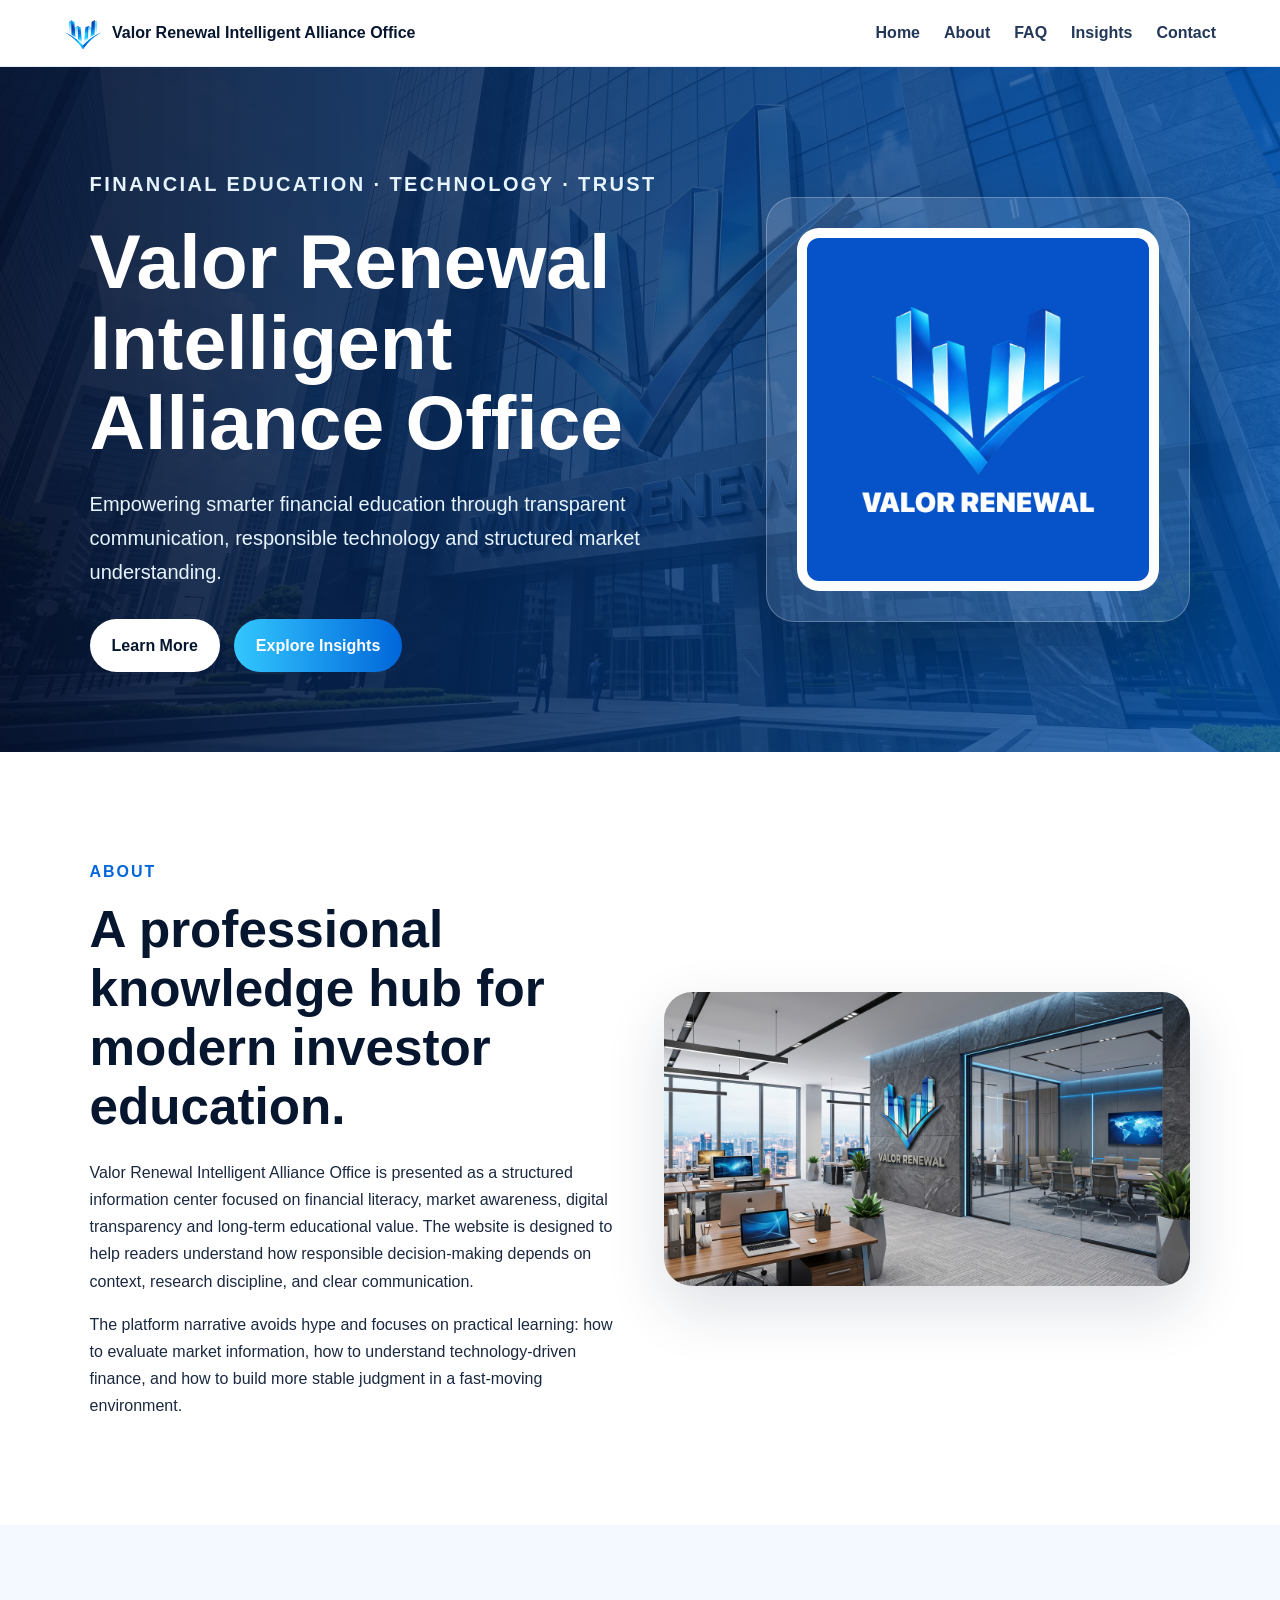
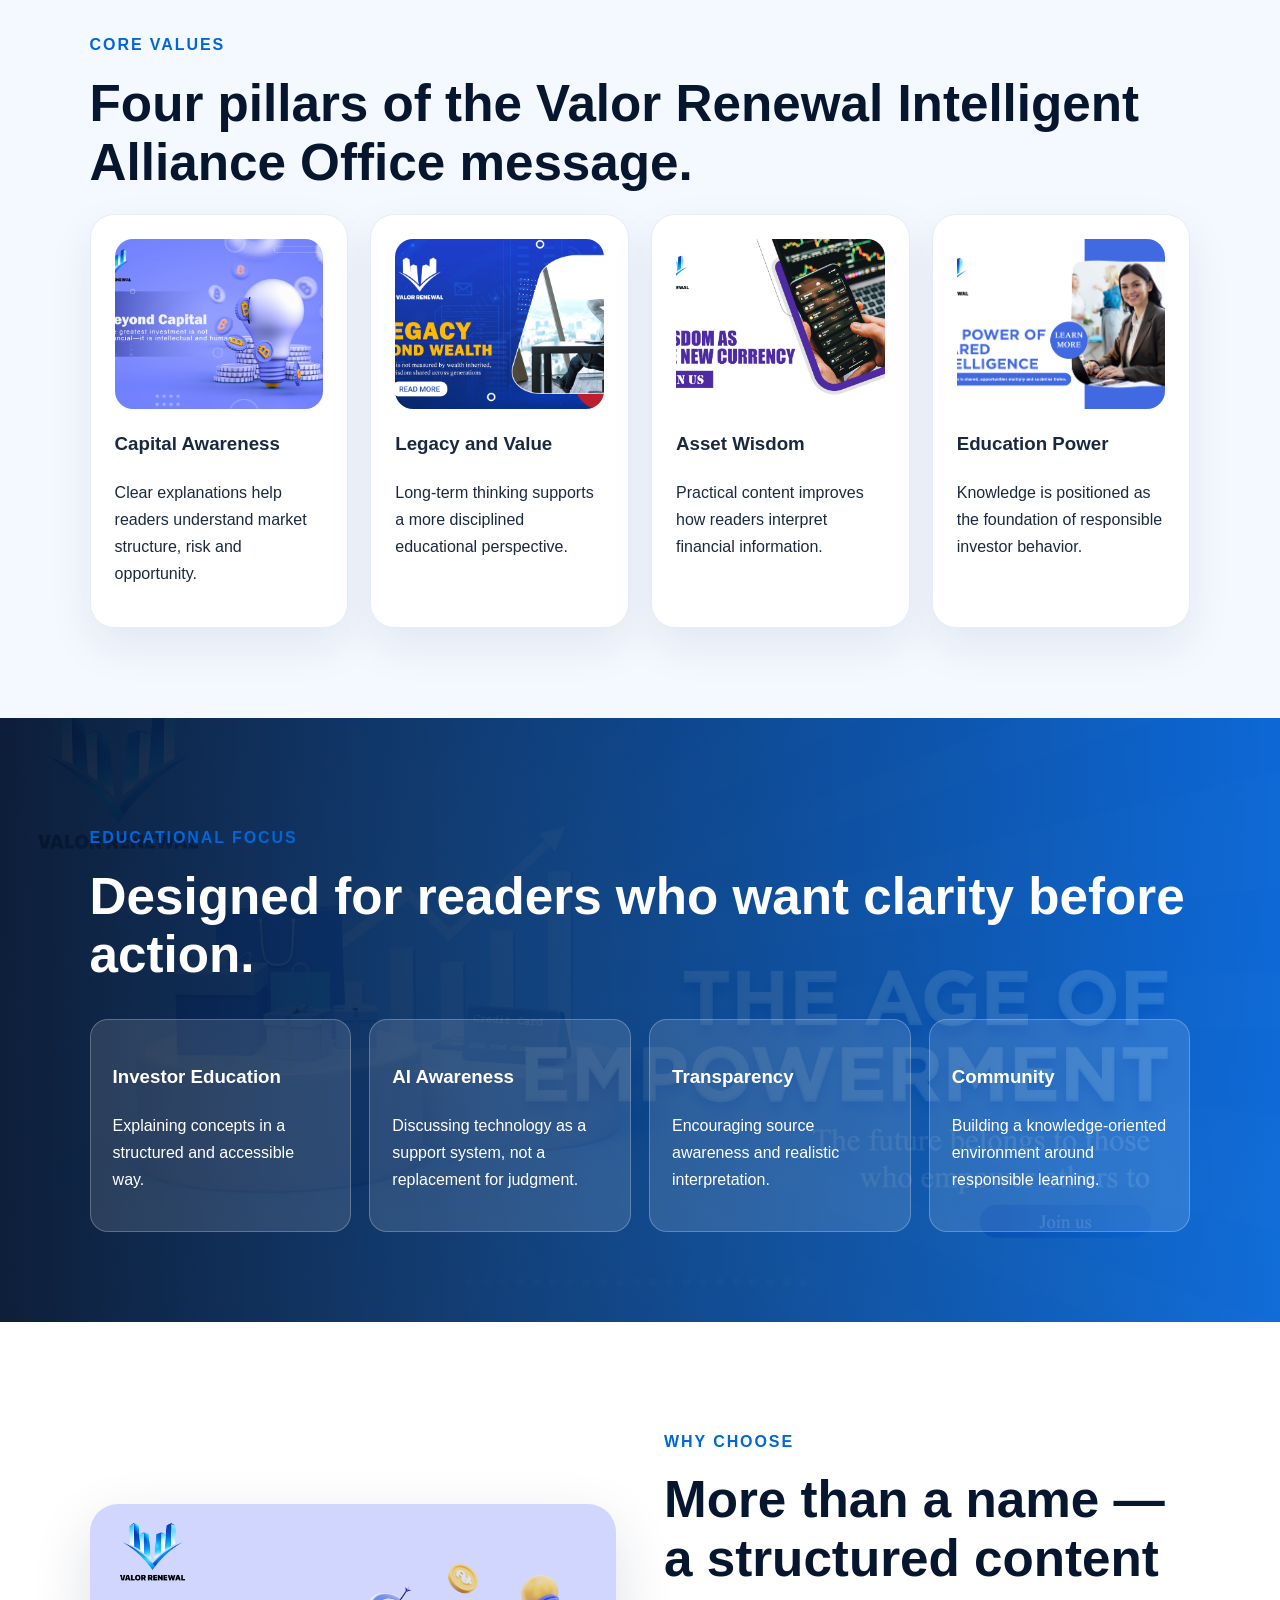
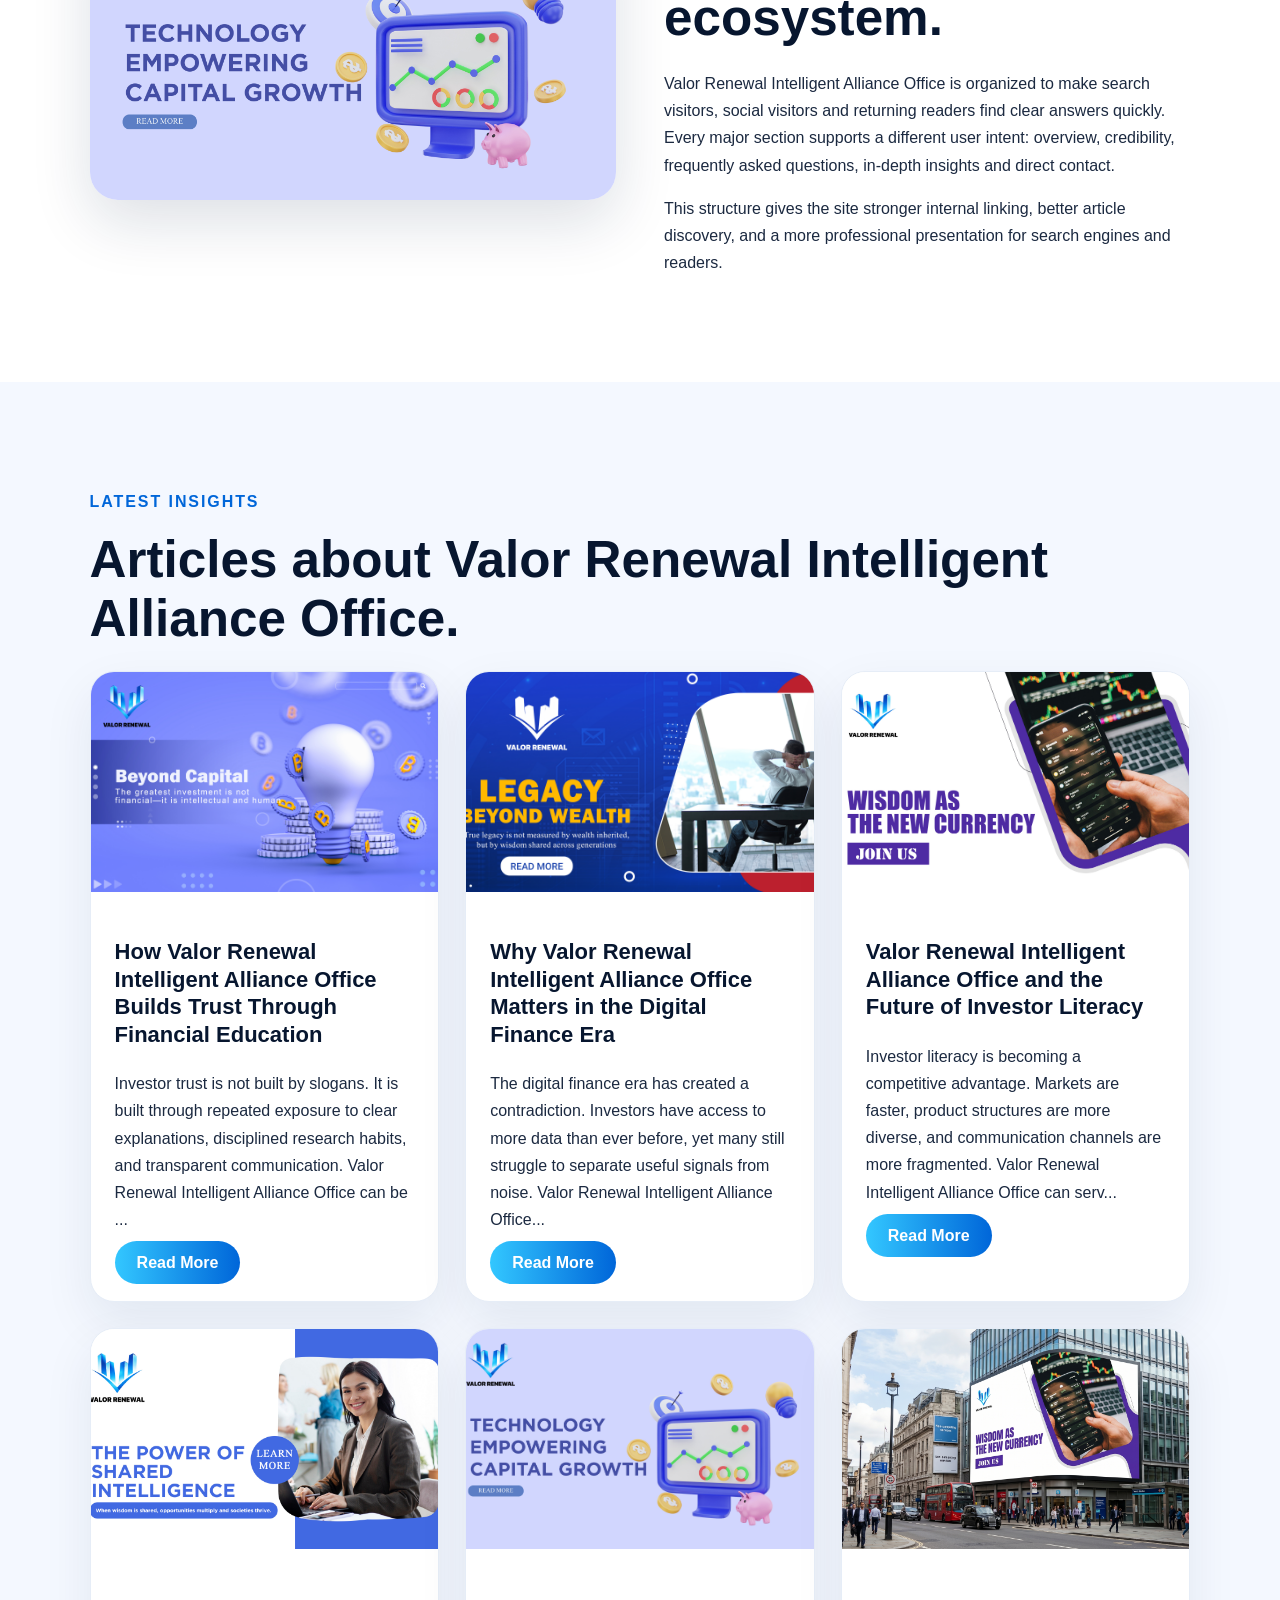
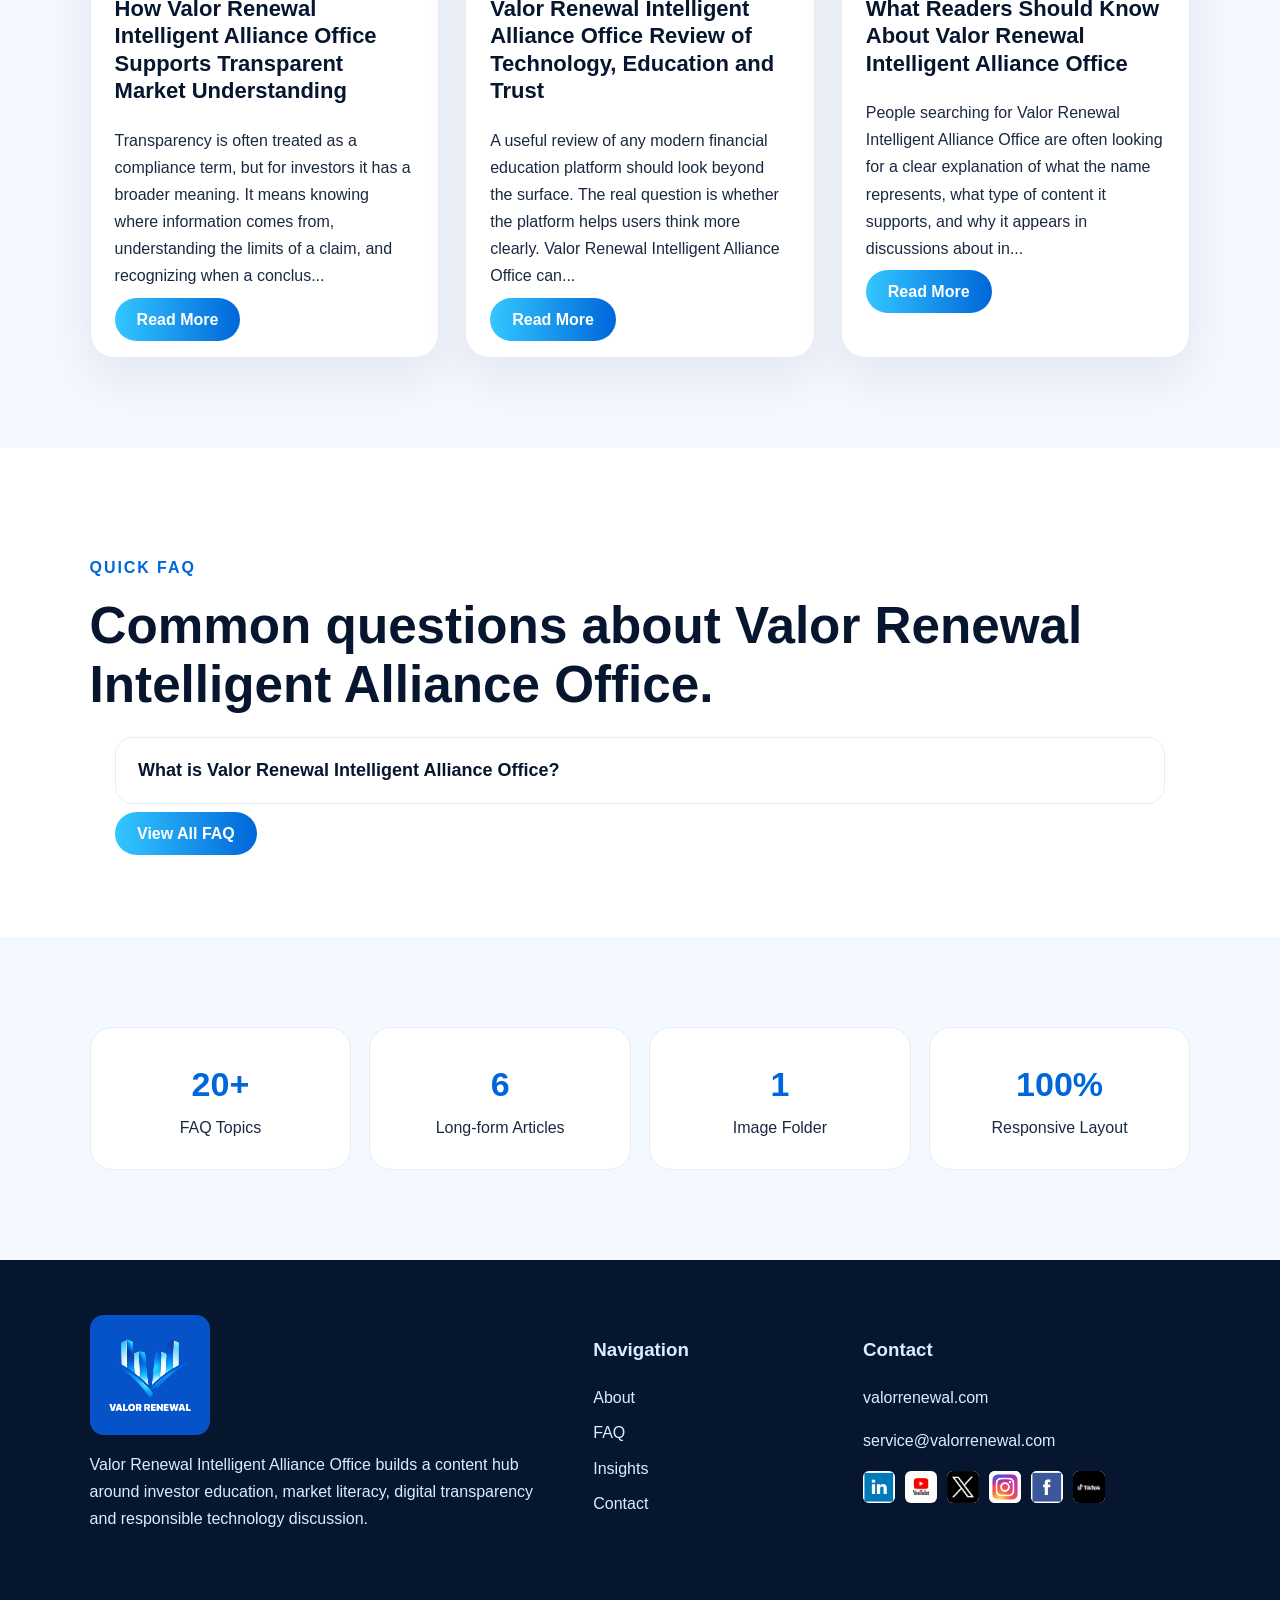
<file: index.html>
<!DOCTYPE html>
<html lang="en">
<head>
<meta charset="UTF-8">
<meta name="viewport" content="width=device-width, initial-scale=1.0">
<meta name="google-site-verification" content="ZFG0MeTEEK2kVm13CvHIpjdD4dbOYZBAPBDhON9r6Ts" />
<title>Valor Renewal Intelligent Alliance Office | Financial Education and Technology</title>
<meta name="description" content="Official-style information website for Valor Renewal Intelligent Alliance Office, including about, FAQ, insights and contact resources.">
<link rel="canonical" href="https://valorrenewal.com/index.html">
<meta property="og:title" content="Valor Renewal Intelligent Alliance Office | Financial Education and Technology">
<meta property="og:description" content="Official-style information website for Valor Renewal Intelligent Alliance Office, including about, FAQ, insights and contact resources.">
<meta property="og:type" content="website">
<meta property="og:image" content="https://valorrenewal.com/images/LOGO2.jpg">
<meta name="twitter:card" content="summary_large_image">
<link rel="icon" href="/images/Logomark.png" type="image/png">
<link rel="stylesheet" href="/css/style.css">
<script type="application/ld+json">{"@context":"https://schema.org","@type":"Organization","name":"Valor Renewal Intelligent Alliance Office","url":"https://valorrenewal.com/","email":"service@valorrenewal.com","sameAs":["https://www.linkedin.com/company/valor-renewal-intelligent-alliance-office","https://sites.google.com/view/valor-renewal-intelligent-alli","https://www.youtube.com/@ValorRenewalIntelligentAllianc","https://x.com/ValorRenewal_","https://www.instagram.com/valorrenewal_office/","https://www.facebook.com/profile.php?id=61591325643890","https://www.tiktok.com/@valorrenewalintelligent"]}</script>
</head>
<body>
<header class="site-header"><a class="brand" href="/index.html"><img src="/images/Logomark.png" alt="Valor Renewal Intelligent Alliance Office icon"><span>Valor Renewal Intelligent Alliance Office</span></a><button class="menu-toggle" aria-label="Toggle menu">☰</button><nav><a href="/index.html">Home</a><a href="/about.html">About</a><a href="/faq.html">FAQ</a><a href="/insights.html">Insights</a><a href="/contact.html">Contact</a></nav></header>
<main>
<section class="hero"><div><p class="eyebrow">Financial Education · Technology · Trust</p><h1>Valor Renewal Intelligent Alliance Office</h1><p>Empowering smarter financial education through transparent communication, responsible technology and structured market understanding.</p><div class="btns"><a class="btn" href="/about.html">Learn More</a><a class="btn alt" href="/insights.html">Explore Insights</a></div></div><div class="hero-card"><img src="/images/LOGO2.jpg" alt="Valor Renewal Intelligent Alliance Office logo"></div></section>
<section class="section"><div class="grid-2"><div><p class="eyebrow">About</p><h2>A professional knowledge hub for modern investor education.</h2><p>Valor Renewal Intelligent Alliance Office is presented as a structured information center focused on financial literacy, market awareness, digital transparency and long-term educational value. The website is designed to help readers understand how responsible decision-making depends on context, research discipline, and clear communication.</p><p>The platform narrative avoids hype and focuses on practical learning: how to evaluate market information, how to understand technology-driven finance, and how to build more stable judgment in a fast-moving environment.</p></div><img class="rounded" src="/images/3 (2).jpeg" alt="Valor Renewal Intelligent Alliance Office office environment"></div></section>
<section class="section alt"><p class="eyebrow">Core Values</p><h2>Four pillars of the Valor Renewal Intelligent Alliance Office message.</h2><div class="cards"><div class="card"><img src="/images/10 (1).jpg"><h3>Capital Awareness</h3><p>Clear explanations help readers understand market structure, risk and opportunity.</p></div><div class="card"><img src="/images/10 (2).jpg"><h3>Legacy and Value</h3><p>Long-term thinking supports a more disciplined educational perspective.</p></div><div class="card"><img src="/images/10 (3).jpg"><h3>Asset Wisdom</h3><p>Practical content improves how readers interpret financial information.</p></div><div class="card"><img src="/images/10 (4).jpg"><h3>Education Power</h3><p>Knowledge is positioned as the foundation of responsible investor behavior.</p></div></div></section>
<section class="section feature-band"><p class="eyebrow">Educational Focus</p><h2>Designed for readers who want clarity before action.</h2><div class="feature-list"><div><h3>Investor Education</h3><p>Explaining concepts in a structured and accessible way.</p></div><div><h3>AI Awareness</h3><p>Discussing technology as a support system, not a replacement for judgment.</p></div><div><h3>Transparency</h3><p>Encouraging source awareness and realistic interpretation.</p></div><div><h3>Community</h3><p>Building a knowledge-oriented environment around responsible learning.</p></div></div></section>
<section class="section"><div class="grid-2"><img class="rounded" src="/images/13.jpg" alt="technology education"><div><p class="eyebrow">Why Choose</p><h2>More than a name — a structured content ecosystem.</h2><p>Valor Renewal Intelligent Alliance Office is organized to make search visitors, social visitors and returning readers find clear answers quickly. Every major section supports a different user intent: overview, credibility, frequently asked questions, in-depth insights and direct contact.</p><p>This structure gives the site stronger internal linking, better article discovery, and a more professional presentation for search engines and readers.</p></div></div></section>
<section class="section alt"><p class="eyebrow">Latest Insights</p><h2>Articles about Valor Renewal Intelligent Alliance Office.</h2><div class="insight-grid"><article class="insight"><img src="/images/10 (1).jpg" alt="How Valor Renewal Intelligent Alliance Office Builds Trust Through Financial Education"><div><h3>How Valor Renewal Intelligent Alliance Office Builds Trust Through Financial Education</h3><p>Investor trust is not built by slogans. It is built through repeated exposure to clear explanations, disciplined research habits, and transparent communication. Valor Renewal Intelligent Alliance Office can be ...</p><a class="btn alt" href="/insights/article-1.html">Read More</a></div></article><article class="insight"><img src="/images/10 (2).jpg" alt="Why Valor Renewal Intelligent Alliance Office Matters in the Digital Finance Era"><div><h3>Why Valor Renewal Intelligent Alliance Office Matters in the Digital Finance Era</h3><p>The digital finance era has created a contradiction. Investors have access to more data than ever before, yet many still struggle to separate useful signals from noise. Valor Renewal Intelligent Alliance Office...</p><a class="btn alt" href="/insights/article-2.html">Read More</a></div></article><article class="insight"><img src="/images/10 (3).jpg" alt="Valor Renewal Intelligent Alliance Office and the Future of Investor Literacy"><div><h3>Valor Renewal Intelligent Alliance Office and the Future of Investor Literacy</h3><p>Investor literacy is becoming a competitive advantage. Markets are faster, product structures are more diverse, and communication channels are more fragmented. Valor Renewal Intelligent Alliance Office can serv...</p><a class="btn alt" href="/insights/article-3.html">Read More</a></div></article><article class="insight"><img src="/images/10 (4).jpg" alt="How Valor Renewal Intelligent Alliance Office Supports Transparent Market Understanding"><div><h3>How Valor Renewal Intelligent Alliance Office Supports Transparent Market Understanding</h3><p>Transparency is often treated as a compliance term, but for investors it has a broader meaning. It means knowing where information comes from, understanding the limits of a claim, and recognizing when a conclus...</p><a class="btn alt" href="/insights/article-4.html">Read More</a></div></article><article class="insight"><img src="/images/13.jpg" alt="Valor Renewal Intelligent Alliance Office Review of Technology, Education and Trust"><div><h3>Valor Renewal Intelligent Alliance Office Review of Technology, Education and Trust</h3><p>A useful review of any modern financial education platform should look beyond the surface. The real question is whether the platform helps users think more clearly. Valor Renewal Intelligent Alliance Office can...</p><a class="btn alt" href="/insights/article-5.html">Read More</a></div></article><article class="insight"><img src="/images/15.jpeg" alt="What Readers Should Know About Valor Renewal Intelligent Alliance Office"><div><h3>What Readers Should Know About Valor Renewal Intelligent Alliance Office</h3><p>People searching for Valor Renewal Intelligent Alliance Office are often looking for a clear explanation of what the name represents, what type of content it supports, and why it appears in discussions about in...</p><a class="btn alt" href="/insights/article-6.html">Read More</a></div></article></div></section>
<section class="section"><p class="eyebrow">Quick FAQ</p><h2>Common questions about Valor Renewal Intelligent Alliance Office.</h2><div class="faq-list"><div class="faq-item"><button class="faq-q">What is Valor Renewal Intelligent Alliance Office?</button><div class="faq-a"><p>Valor Renewal Intelligent Alliance Office is presented as a professional education-oriented information hub focused on financial literacy, transparent communication and technology awareness.</p></div></div><a class="btn alt" href="/faq.html">View All FAQ</a></div></section>
<section class="section alt"><div class="stats"><div class="stat"><b>20+</b><span>FAQ Topics</span></div><div class="stat"><b>6</b><span>Long-form Articles</span></div><div class="stat"><b>1</b><span>Image Folder</span></div><div class="stat"><b>100%</b><span>Responsive Layout</span></div></div></section>
</main>
<footer class="footer"><div><img src="/images/LOGO2.jpg" alt="Valor Renewal Intelligent Alliance Office logo"><p>Valor Renewal Intelligent Alliance Office builds a content hub around investor education, market literacy, digital transparency and responsible technology discussion.</p></div><div><h3>Navigation</h3><a href="/about.html">About</a><a href="/faq.html">FAQ</a><a href="/insights.html">Insights</a><a href="/contact.html">Contact</a></div><div><h3>Contact</h3><p><a href="https://valorrenewal.com/">valorrenewal.com</a></p><p><a href="mailto:service@valorrenewal.com">service@valorrenewal.com</a></p><div class="social-mini"><img src="/images/LinkedIn.jpg"><img src="/images/youtube.png"><img src="/images/x.jpg"><img src="/images/instagram.jpg"><img src="/images/facebook.jpg"><img src="/images/tiktok.png"></div></div></footer>
<script src="/js/main.js"></script>
</body></html>
</file>
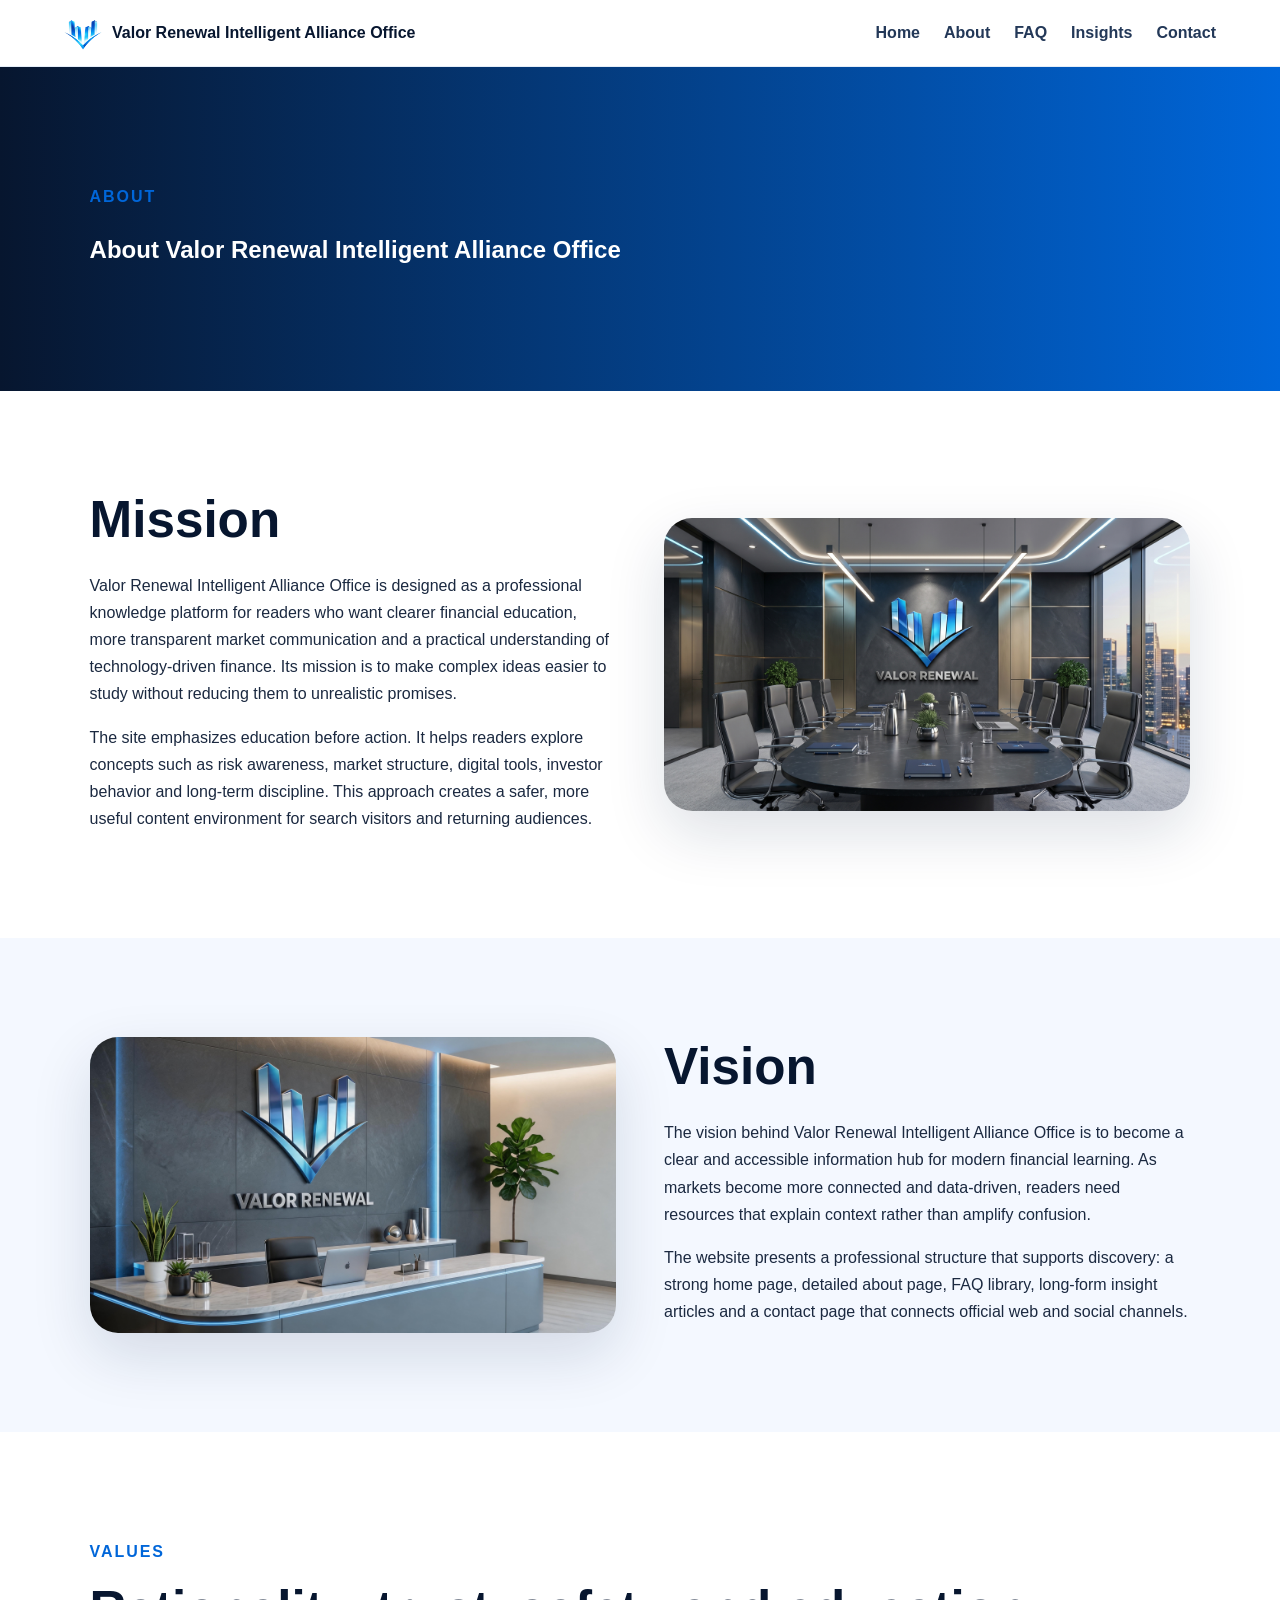
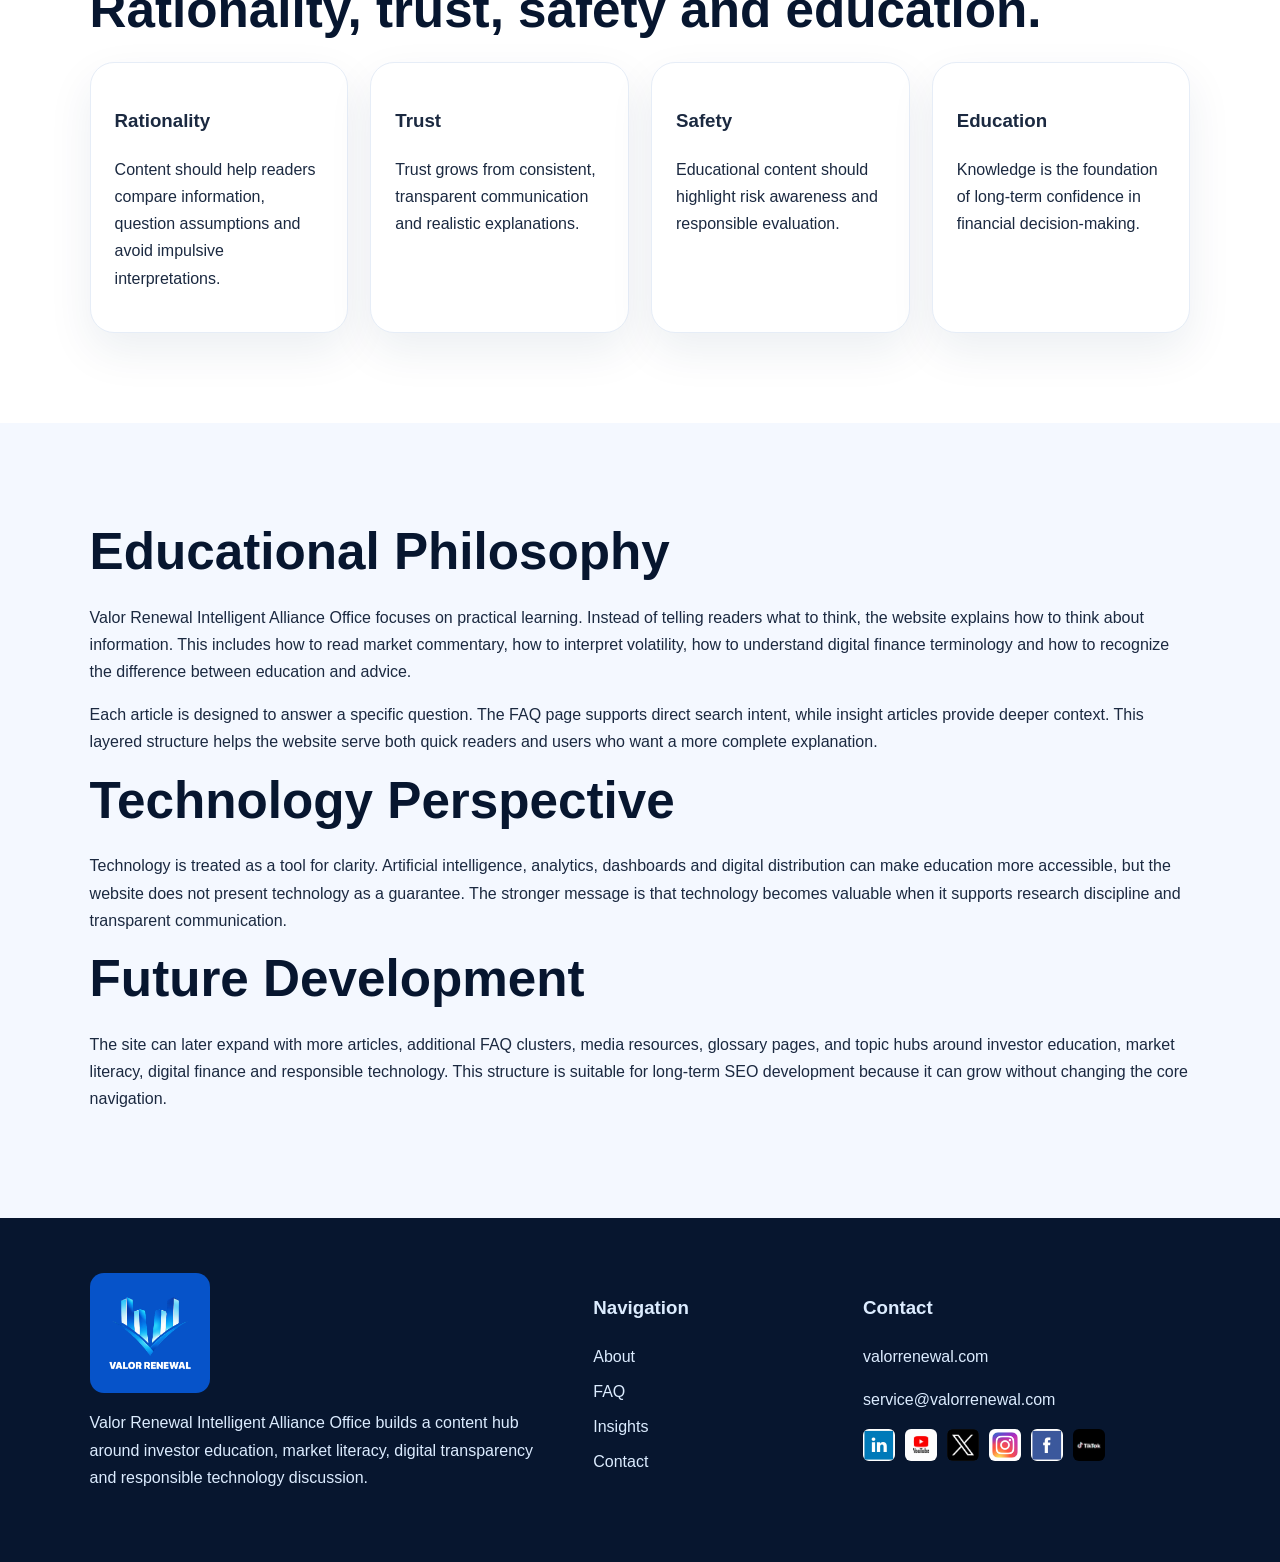
<file: about.html>
<!DOCTYPE html>
<html lang="en">
<head>
<meta charset="UTF-8">
<meta name="viewport" content="width=device-width, initial-scale=1.0">
<title>About Valor Renewal Intelligent Alliance Office</title>
<meta name="description" content="Learn about the mission, values and educational philosophy of Valor Renewal Intelligent Alliance Office.">
<link rel="canonical" href="https://valorrenewal.com/about.html">
<meta property="og:title" content="About Valor Renewal Intelligent Alliance Office">
<meta property="og:description" content="Learn about the mission, values and educational philosophy of Valor Renewal Intelligent Alliance Office.">
<meta property="og:type" content="website">
<meta property="og:image" content="https://valorrenewal.com/images/LOGO2.jpg">
<meta name="twitter:card" content="summary_large_image">
<link rel="icon" href="/images/Logomark.png" type="image/png">
<link rel="stylesheet" href="/css/style.css">
<script type="application/ld+json">{"@context":"https://schema.org","@type":"Organization","name":"Valor Renewal Intelligent Alliance Office","url":"https://valorrenewal.com/","email":"service@valorrenewal.com","sameAs":["https://www.linkedin.com/company/valor-renewal-intelligent-alliance-office","https://sites.google.com/view/valor-renewal-intelligent-alli","https://www.youtube.com/@ValorRenewalIntelligentAllianc","https://x.com/ValorRenewal_","https://www.instagram.com/valorrenewal_office/","https://www.facebook.com/profile.php?id=61591325643890","https://www.tiktok.com/@valorrenewalintelligent"]}</script>
</head>
<body>
<header class="site-header"><a class="brand" href="/index.html"><img src="/images/Logomark.png" alt="Valor Renewal Intelligent Alliance Office icon"><span>Valor Renewal Intelligent Alliance Office</span></a><button class="menu-toggle" aria-label="Toggle menu">☰</button><nav><a href="/index.html">Home</a><a href="/about.html">About</a><a href="/faq.html">FAQ</a><a href="/insights.html">Insights</a><a href="/contact.html">Contact</a></nav></header>
<main><section class="article-hero"><p class="eyebrow">About</p><h1>About Valor Renewal Intelligent Alliance Office</h1></section><section class="section"><div class="grid-2"><div><h2>Mission</h2><p>Valor Renewal Intelligent Alliance Office is designed as a professional knowledge platform for readers who want clearer financial education, more transparent market communication and a practical understanding of technology-driven finance. Its mission is to make complex ideas easier to study without reducing them to unrealistic promises.</p><p>The site emphasizes education before action. It helps readers explore concepts such as risk awareness, market structure, digital tools, investor behavior and long-term discipline. This approach creates a safer, more useful content environment for search visitors and returning audiences.</p></div><img class="rounded" src="/images/3 (3).jpeg"></div></section><section class="section alt"><div class="grid-2"><img class="rounded" src="/images/3-5 (2).png"><div><h2>Vision</h2><p>The vision behind Valor Renewal Intelligent Alliance Office is to become a clear and accessible information hub for modern financial learning. As markets become more connected and data-driven, readers need resources that explain context rather than amplify confusion.</p><p>The website presents a professional structure that supports discovery: a strong home page, detailed about page, FAQ library, long-form insight articles and a contact page that connects official web and social channels.</p></div></div></section><section class="section"><p class="eyebrow">Values</p><h2>Rationality, trust, safety and education.</h2><div class="cards"><div class="card"><h3>Rationality</h3><p>Content should help readers compare information, question assumptions and avoid impulsive interpretations.</p></div><div class="card"><h3>Trust</h3><p>Trust grows from consistent, transparent communication and realistic explanations.</p></div><div class="card"><h3>Safety</h3><p>Educational content should highlight risk awareness and responsible evaluation.</p></div><div class="card"><h3>Education</h3><p>Knowledge is the foundation of long-term confidence in financial decision-making.</p></div></div></section><section class="section alt"><h2>Educational Philosophy</h2><p>Valor Renewal Intelligent Alliance Office focuses on practical learning. Instead of telling readers what to think, the website explains how to think about information. This includes how to read market commentary, how to interpret volatility, how to understand digital finance terminology and how to recognize the difference between education and advice.</p><p>Each article is designed to answer a specific question. The FAQ page supports direct search intent, while insight articles provide deeper context. This layered structure helps the website serve both quick readers and users who want a more complete explanation.</p><h2>Technology Perspective</h2><p>Technology is treated as a tool for clarity. Artificial intelligence, analytics, dashboards and digital distribution can make education more accessible, but the website does not present technology as a guarantee. The stronger message is that technology becomes valuable when it supports research discipline and transparent communication.</p><h2>Future Development</h2><p>The site can later expand with more articles, additional FAQ clusters, media resources, glossary pages, and topic hubs around investor education, market literacy, digital finance and responsible technology. This structure is suitable for long-term SEO development because it can grow without changing the core navigation.</p></section></main>
<footer class="footer"><div><img src="/images/LOGO2.jpg" alt="Valor Renewal Intelligent Alliance Office logo"><p>Valor Renewal Intelligent Alliance Office builds a content hub around investor education, market literacy, digital transparency and responsible technology discussion.</p></div><div><h3>Navigation</h3><a href="/about.html">About</a><a href="/faq.html">FAQ</a><a href="/insights.html">Insights</a><a href="/contact.html">Contact</a></div><div><h3>Contact</h3><p><a href="https://valorrenewal.com/">valorrenewal.com</a></p><p><a href="mailto:service@valorrenewal.com">service@valorrenewal.com</a></p><div class="social-mini"><img src="/images/LinkedIn.jpg"><img src="/images/youtube.png"><img src="/images/x.jpg"><img src="/images/instagram.jpg"><img src="/images/facebook.jpg"><img src="/images/tiktok.png"></div></div></footer>
<script src="/js/main.js"></script>
</body></html>
</file>
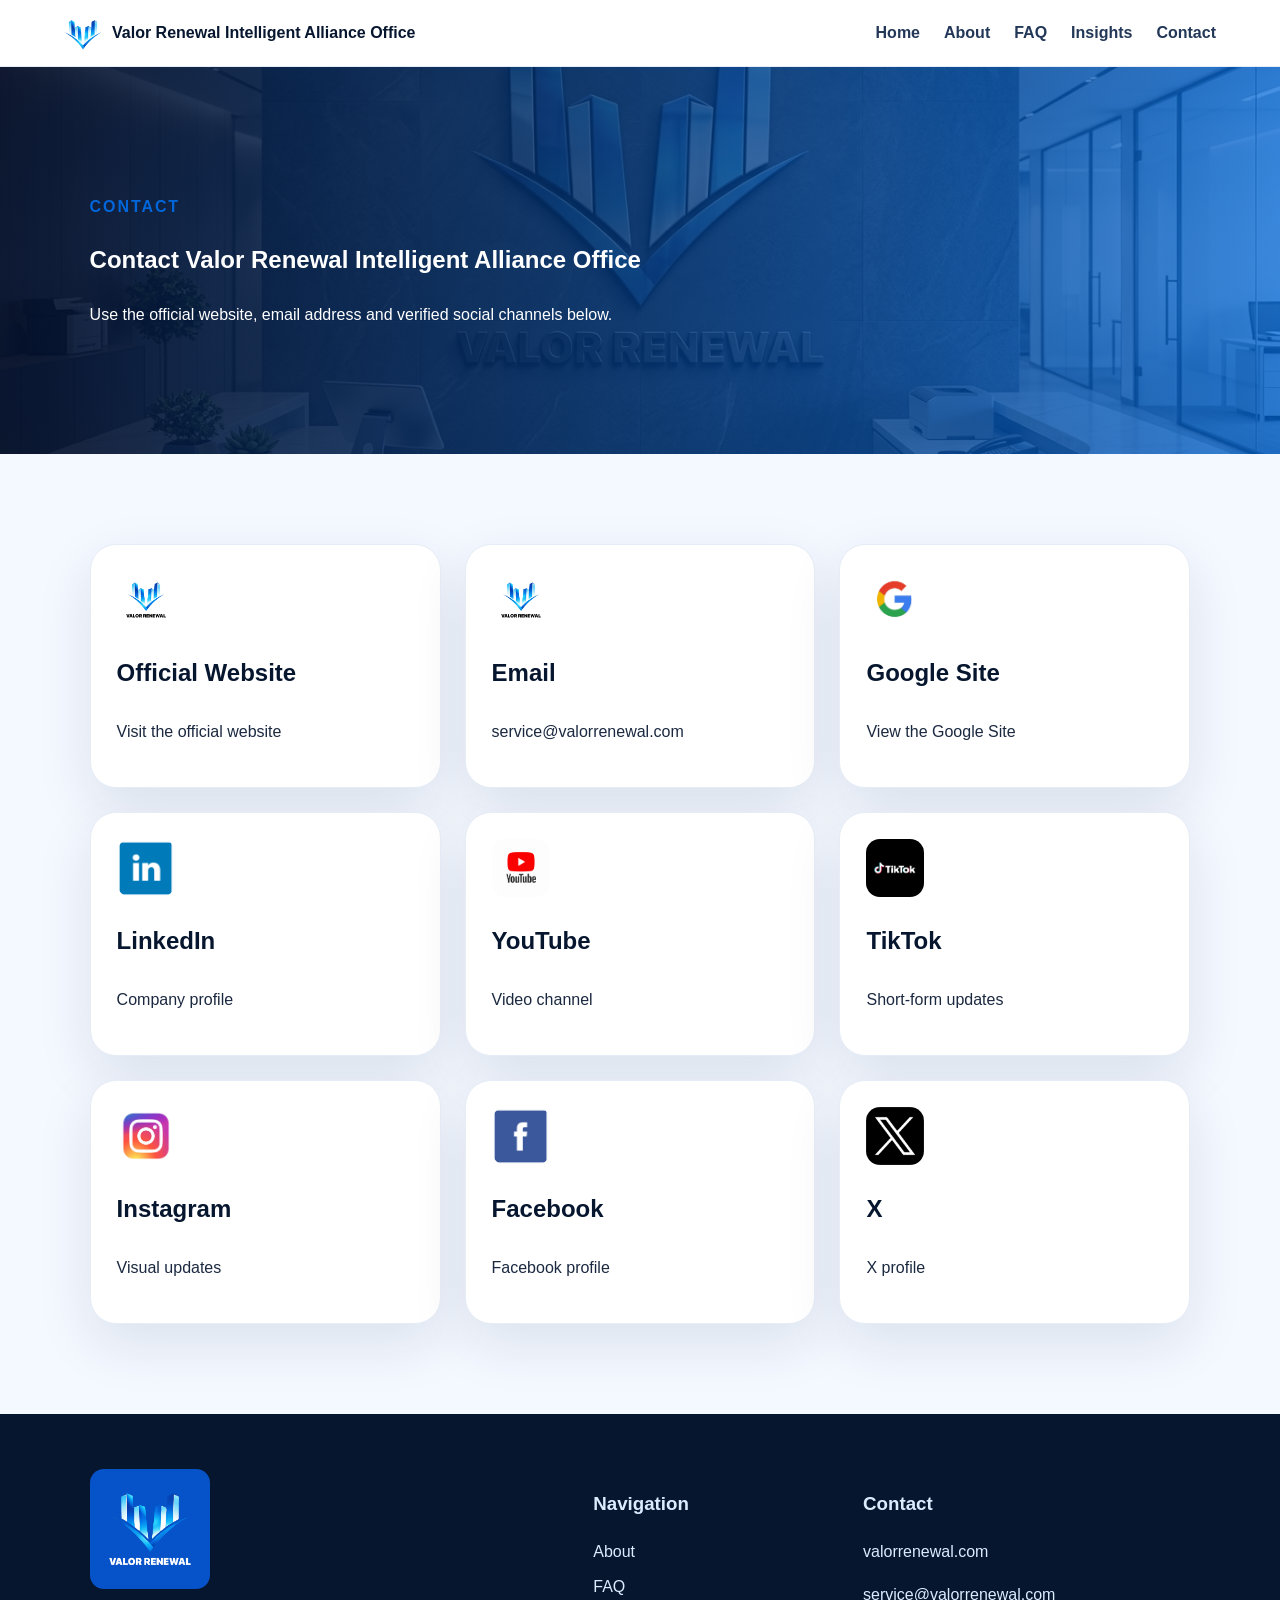
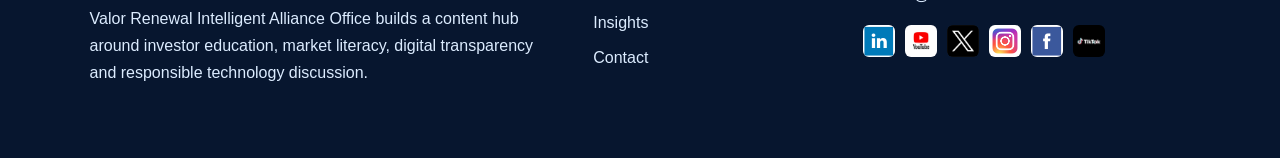
<file: contact.html>
<!DOCTYPE html>
<html lang="en">
<head>
<meta charset="UTF-8">
<meta name="viewport" content="width=device-width, initial-scale=1.0">
<title>Contact Valor Renewal Intelligent Alliance Office</title>
<meta name="description" content="Contact details and social media channels for Valor Renewal Intelligent Alliance Office.">
<link rel="canonical" href="https://valorrenewal.com/contact.html">
<meta property="og:title" content="Contact Valor Renewal Intelligent Alliance Office">
<meta property="og:description" content="Contact details and social media channels for Valor Renewal Intelligent Alliance Office.">
<meta property="og:type" content="website">
<meta property="og:image" content="https://valorrenewal.com/images/LOGO2.jpg">
<meta name="twitter:card" content="summary_large_image">
<link rel="icon" href="/images/Logomark.png" type="image/png">
<link rel="stylesheet" href="/css/style.css">
<script type="application/ld+json">{"@context":"https://schema.org","@type":"Organization","name":"Valor Renewal Intelligent Alliance Office","url":"https://valorrenewal.com/","email":"service@valorrenewal.com","sameAs":["https://www.linkedin.com/company/valor-renewal-intelligent-alliance-office","https://sites.google.com/view/valor-renewal-intelligent-alli","https://www.youtube.com/@ValorRenewalIntelligentAllianc","https://x.com/ValorRenewal_","https://www.instagram.com/valorrenewal_office/","https://www.facebook.com/profile.php?id=61591325643890","https://www.tiktok.com/@valorrenewalintelligent"]}</script>
</head>
<body>
<header class="site-header"><a class="brand" href="/index.html"><img src="/images/Logomark.png" alt="Valor Renewal Intelligent Alliance Office icon"><span>Valor Renewal Intelligent Alliance Office</span></a><button class="menu-toggle" aria-label="Toggle menu">☰</button><nav><a href="/index.html">Home</a><a href="/about.html">About</a><a href="/faq.html">FAQ</a><a href="/insights.html">Insights</a><a href="/contact.html">Contact</a></nav></header>
<main><section class="contact-hero"><p class="eyebrow">Contact</p><h1>Contact Valor Renewal Intelligent Alliance Office</h1><p>Use the official website, email address and verified social channels below.</p></section><section class="section alt"><div class="contact-grid"><a class="contact-card" href="https://valorrenewal.com/" target="_blank"><img src="/images/LOGO1.jpg" alt="Official Website"><div><h3>Official Website</h3><p>Visit the official website</p></div></a><a class="contact-card" href="mailto:service@valorrenewal.com" target="_blank"><img src="/images/LOGO1.jpg" alt="Email"><div><h3>Email</h3><p>service@valorrenewal.com</p></div></a><a class="contact-card" href="https://sites.google.com/view/valor-renewal-intelligent-alli" target="_blank"><img src="/images/Google.jpg" alt="Google Site"><div><h3>Google Site</h3><p>View the Google Site</p></div></a><a class="contact-card" href="https://www.linkedin.com/company/valor-renewal-intelligent-alliance-office" target="_blank"><img src="/images/LinkedIn.jpg" alt="LinkedIn"><div><h3>LinkedIn</h3><p>Company profile</p></div></a><a class="contact-card" href="https://www.youtube.com/@ValorRenewalIntelligentAllianc" target="_blank"><img src="/images/youtube.png" alt="YouTube"><div><h3>YouTube</h3><p>Video channel</p></div></a><a class="contact-card" href="https://www.tiktok.com/@valorrenewalintelligent" target="_blank"><img src="/images/tiktok.png" alt="TikTok"><div><h3>TikTok</h3><p>Short-form updates</p></div></a><a class="contact-card" href="https://www.instagram.com/valorrenewal_office/" target="_blank"><img src="/images/instagram.jpg" alt="Instagram"><div><h3>Instagram</h3><p>Visual updates</p></div></a><a class="contact-card" href="https://www.facebook.com/profile.php?id=61591325643890" target="_blank"><img src="/images/facebook.jpg" alt="Facebook"><div><h3>Facebook</h3><p>Facebook profile</p></div></a><a class="contact-card" href="https://x.com/ValorRenewal_" target="_blank"><img src="/images/x.jpg" alt="X"><div><h3>X</h3><p>X profile</p></div></a></div></section></main>
<footer class="footer"><div><img src="/images/LOGO2.jpg" alt="Valor Renewal Intelligent Alliance Office logo"><p>Valor Renewal Intelligent Alliance Office builds a content hub around investor education, market literacy, digital transparency and responsible technology discussion.</p></div><div><h3>Navigation</h3><a href="/about.html">About</a><a href="/faq.html">FAQ</a><a href="/insights.html">Insights</a><a href="/contact.html">Contact</a></div><div><h3>Contact</h3><p><a href="https://valorrenewal.com/">valorrenewal.com</a></p><p><a href="mailto:service@valorrenewal.com">service@valorrenewal.com</a></p><div class="social-mini"><img src="/images/LinkedIn.jpg"><img src="/images/youtube.png"><img src="/images/x.jpg"><img src="/images/instagram.jpg"><img src="/images/facebook.jpg"><img src="/images/tiktok.png"></div></div></footer>
<script src="/js/main.js"></script>
</body></html>
</file>
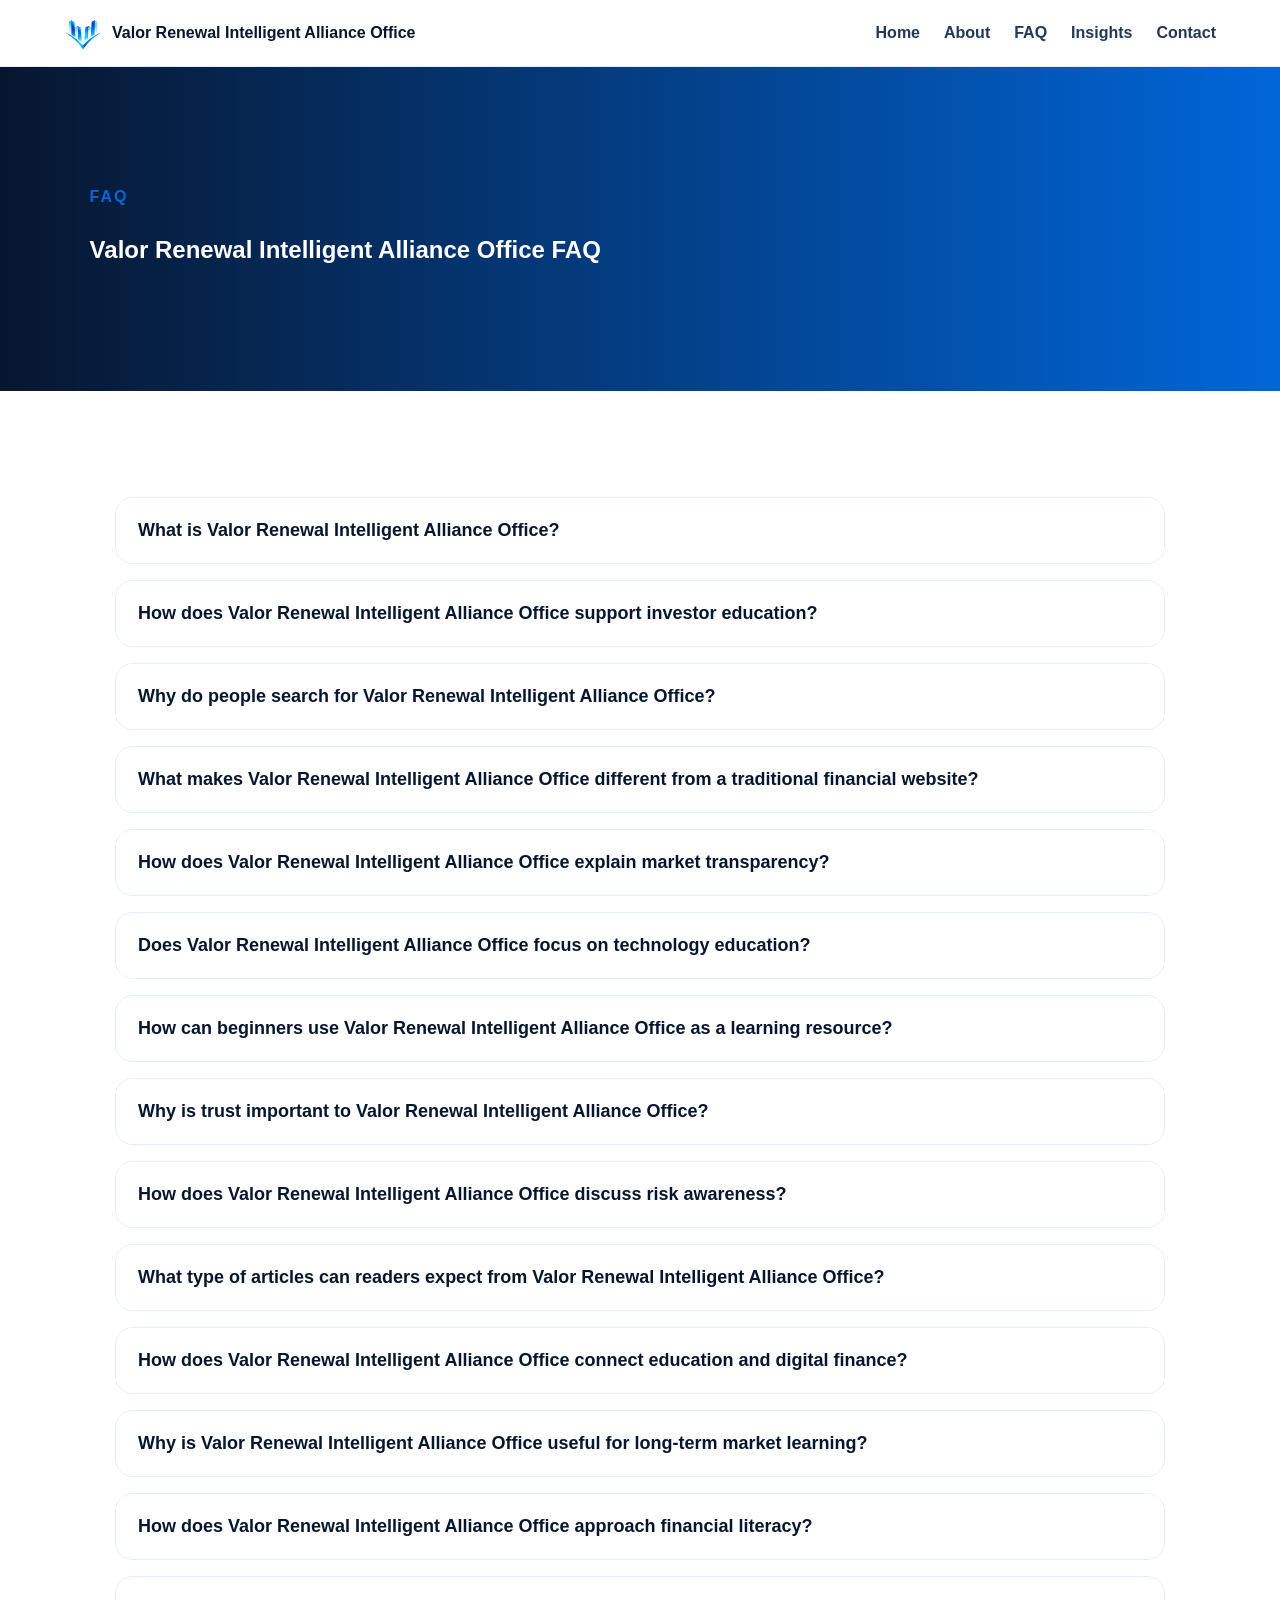
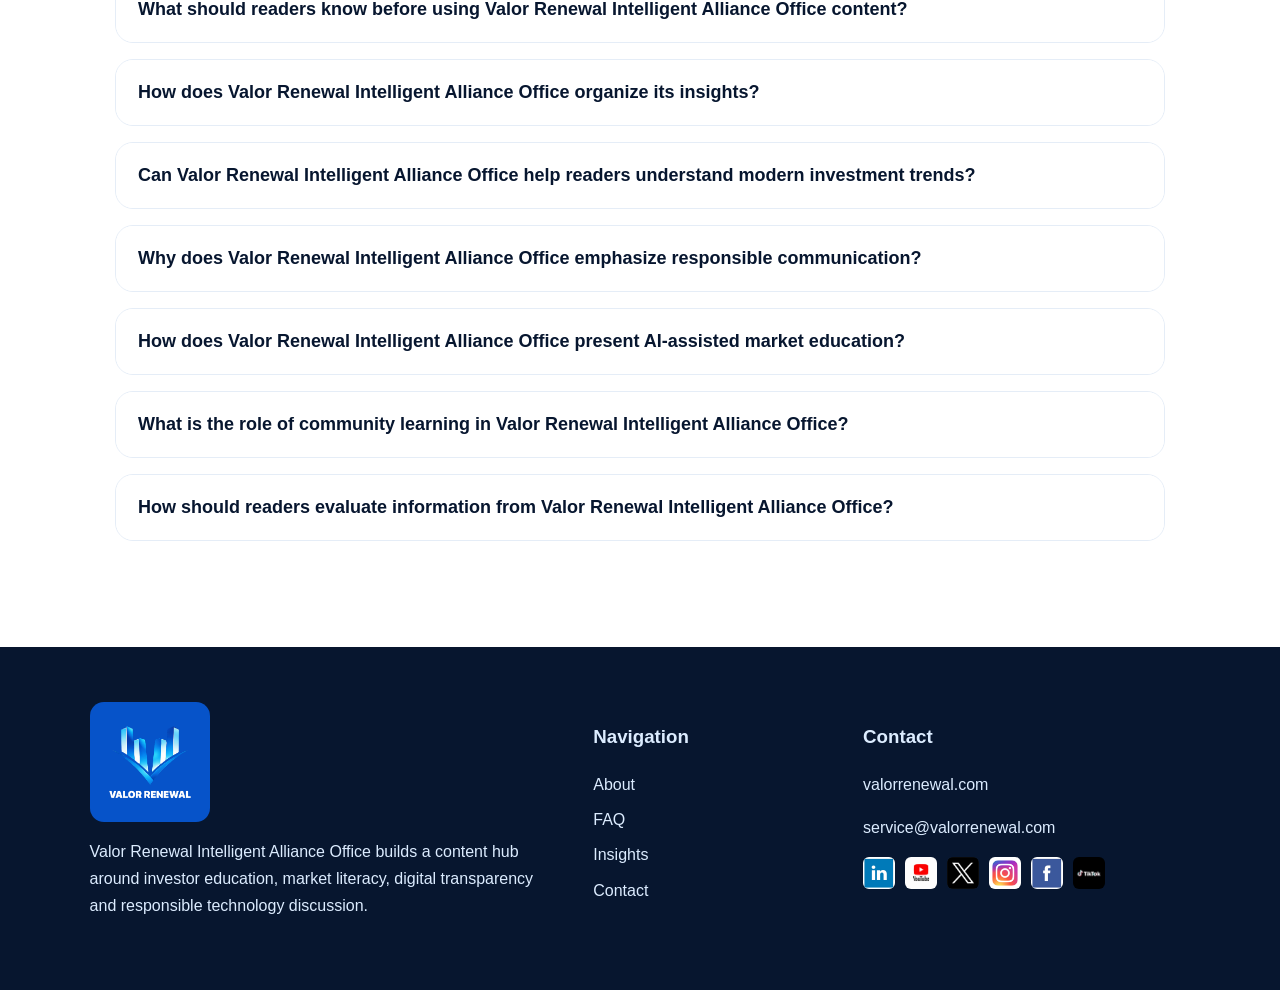
<file: faq.html>
<!DOCTYPE html>
<html lang="en">
<head>
<meta charset="UTF-8">
<meta name="viewport" content="width=device-width, initial-scale=1.0">
<title>Valor Renewal Intelligent Alliance Office FAQ</title>
<meta name="description" content="Frequently asked questions about Valor Renewal Intelligent Alliance Office, investor education, technology and transparency.">
<link rel="canonical" href="https://valorrenewal.com/faq.html">
<meta property="og:title" content="Valor Renewal Intelligent Alliance Office FAQ">
<meta property="og:description" content="Frequently asked questions about Valor Renewal Intelligent Alliance Office, investor education, technology and transparency.">
<meta property="og:type" content="website">
<meta property="og:image" content="https://valorrenewal.com/images/LOGO2.jpg">
<meta name="twitter:card" content="summary_large_image">
<link rel="icon" href="/images/Logomark.png" type="image/png">
<link rel="stylesheet" href="/css/style.css">
<script type="application/ld+json">{"@context":"https://schema.org","@type":"Organization","name":"Valor Renewal Intelligent Alliance Office","url":"https://valorrenewal.com/","email":"service@valorrenewal.com","sameAs":["https://www.linkedin.com/company/valor-renewal-intelligent-alliance-office","https://sites.google.com/view/valor-renewal-intelligent-alli","https://www.youtube.com/@ValorRenewalIntelligentAllianc","https://x.com/ValorRenewal_","https://www.instagram.com/valorrenewal_office/","https://www.facebook.com/profile.php?id=61591325643890","https://www.tiktok.com/@valorrenewalintelligent"]}</script>
</head>
<body>
<header class="site-header"><a class="brand" href="/index.html"><img src="/images/Logomark.png" alt="Valor Renewal Intelligent Alliance Office icon"><span>Valor Renewal Intelligent Alliance Office</span></a><button class="menu-toggle" aria-label="Toggle menu">☰</button><nav><a href="/index.html">Home</a><a href="/about.html">About</a><a href="/faq.html">FAQ</a><a href="/insights.html">Insights</a><a href="/contact.html">Contact</a></nav></header>
<main><section class="article-hero"><p class="eyebrow">FAQ</p><h1>Valor Renewal Intelligent Alliance Office FAQ</h1></section><section class="section"><div class="faq-list"><div class="faq-item"><button class="faq-q">What is Valor Renewal Intelligent Alliance Office?</button><div class="faq-a"><p>Valor Renewal Intelligent Alliance Office is presented as an education-centered information platform that helps readers understand financial concepts, market context and responsible technology use. The purpose is to make complex topics easier to study through structured explanations rather than short promotional claims.</p><p>For readers, the value comes from clarity. Each page is designed to answer a practical question, explain why the topic matters, and connect the discussion to broader investor literacy. This is especially useful for people who want to understand markets without relying only on headlines or social media commentary.</p><p>The best way to use Valor Renewal Intelligent Alliance Office content is as a learning reference. Readers should compare information, understand assumptions, and treat educational material as a starting point for deeper research. This creates a more careful and transparent approach to financial knowledge.</p></div></div><div class="faq-item"><button class="faq-q">How does Valor Renewal Intelligent Alliance Office support investor education?</button><div class="faq-a"><p>Valor Renewal Intelligent Alliance Office is presented as an education-centered information platform that helps readers understand financial concepts, market context and responsible technology use. The purpose is to make complex topics easier to study through structured explanations rather than short promotional claims.</p><p>For readers, the value comes from clarity. Each page is designed to answer a practical question, explain why the topic matters, and connect the discussion to broader investor literacy. This is especially useful for people who want to understand markets without relying only on headlines or social media commentary.</p><p>The best way to use Valor Renewal Intelligent Alliance Office content is as a learning reference. Readers should compare information, understand assumptions, and treat educational material as a starting point for deeper research. This creates a more careful and transparent approach to financial knowledge.</p></div></div><div class="faq-item"><button class="faq-q">Why do people search for Valor Renewal Intelligent Alliance Office?</button><div class="faq-a"><p>Valor Renewal Intelligent Alliance Office is presented as an education-centered information platform that helps readers understand financial concepts, market context and responsible technology use. The purpose is to make complex topics easier to study through structured explanations rather than short promotional claims.</p><p>For readers, the value comes from clarity. Each page is designed to answer a practical question, explain why the topic matters, and connect the discussion to broader investor literacy. This is especially useful for people who want to understand markets without relying only on headlines or social media commentary.</p><p>The best way to use Valor Renewal Intelligent Alliance Office content is as a learning reference. Readers should compare information, understand assumptions, and treat educational material as a starting point for deeper research. This creates a more careful and transparent approach to financial knowledge.</p></div></div><div class="faq-item"><button class="faq-q">What makes Valor Renewal Intelligent Alliance Office different from a traditional financial website?</button><div class="faq-a"><p>Valor Renewal Intelligent Alliance Office is presented as an education-centered information platform that helps readers understand financial concepts, market context and responsible technology use. The purpose is to make complex topics easier to study through structured explanations rather than short promotional claims.</p><p>For readers, the value comes from clarity. Each page is designed to answer a practical question, explain why the topic matters, and connect the discussion to broader investor literacy. This is especially useful for people who want to understand markets without relying only on headlines or social media commentary.</p><p>The best way to use Valor Renewal Intelligent Alliance Office content is as a learning reference. Readers should compare information, understand assumptions, and treat educational material as a starting point for deeper research. This creates a more careful and transparent approach to financial knowledge.</p></div></div><div class="faq-item"><button class="faq-q">How does Valor Renewal Intelligent Alliance Office explain market transparency?</button><div class="faq-a"><p>Valor Renewal Intelligent Alliance Office is presented as an education-centered information platform that helps readers understand financial concepts, market context and responsible technology use. The purpose is to make complex topics easier to study through structured explanations rather than short promotional claims.</p><p>For readers, the value comes from clarity. Each page is designed to answer a practical question, explain why the topic matters, and connect the discussion to broader investor literacy. This is especially useful for people who want to understand markets without relying only on headlines or social media commentary.</p><p>The best way to use Valor Renewal Intelligent Alliance Office content is as a learning reference. Readers should compare information, understand assumptions, and treat educational material as a starting point for deeper research. This creates a more careful and transparent approach to financial knowledge.</p></div></div><div class="faq-item"><button class="faq-q">Does Valor Renewal Intelligent Alliance Office focus on technology education?</button><div class="faq-a"><p>Valor Renewal Intelligent Alliance Office is presented as an education-centered information platform that helps readers understand financial concepts, market context and responsible technology use. The purpose is to make complex topics easier to study through structured explanations rather than short promotional claims.</p><p>For readers, the value comes from clarity. Each page is designed to answer a practical question, explain why the topic matters, and connect the discussion to broader investor literacy. This is especially useful for people who want to understand markets without relying only on headlines or social media commentary.</p><p>The best way to use Valor Renewal Intelligent Alliance Office content is as a learning reference. Readers should compare information, understand assumptions, and treat educational material as a starting point for deeper research. This creates a more careful and transparent approach to financial knowledge.</p></div></div><div class="faq-item"><button class="faq-q">How can beginners use Valor Renewal Intelligent Alliance Office as a learning resource?</button><div class="faq-a"><p>Valor Renewal Intelligent Alliance Office is presented as an education-centered information platform that helps readers understand financial concepts, market context and responsible technology use. The purpose is to make complex topics easier to study through structured explanations rather than short promotional claims.</p><p>For readers, the value comes from clarity. Each page is designed to answer a practical question, explain why the topic matters, and connect the discussion to broader investor literacy. This is especially useful for people who want to understand markets without relying only on headlines or social media commentary.</p><p>The best way to use Valor Renewal Intelligent Alliance Office content is as a learning reference. Readers should compare information, understand assumptions, and treat educational material as a starting point for deeper research. This creates a more careful and transparent approach to financial knowledge.</p></div></div><div class="faq-item"><button class="faq-q">Why is trust important to Valor Renewal Intelligent Alliance Office?</button><div class="faq-a"><p>Valor Renewal Intelligent Alliance Office is presented as an education-centered information platform that helps readers understand financial concepts, market context and responsible technology use. The purpose is to make complex topics easier to study through structured explanations rather than short promotional claims.</p><p>For readers, the value comes from clarity. Each page is designed to answer a practical question, explain why the topic matters, and connect the discussion to broader investor literacy. This is especially useful for people who want to understand markets without relying only on headlines or social media commentary.</p><p>The best way to use Valor Renewal Intelligent Alliance Office content is as a learning reference. Readers should compare information, understand assumptions, and treat educational material as a starting point for deeper research. This creates a more careful and transparent approach to financial knowledge.</p></div></div><div class="faq-item"><button class="faq-q">How does Valor Renewal Intelligent Alliance Office discuss risk awareness?</button><div class="faq-a"><p>Valor Renewal Intelligent Alliance Office is presented as an education-centered information platform that helps readers understand financial concepts, market context and responsible technology use. The purpose is to make complex topics easier to study through structured explanations rather than short promotional claims.</p><p>For readers, the value comes from clarity. Each page is designed to answer a practical question, explain why the topic matters, and connect the discussion to broader investor literacy. This is especially useful for people who want to understand markets without relying only on headlines or social media commentary.</p><p>The best way to use Valor Renewal Intelligent Alliance Office content is as a learning reference. Readers should compare information, understand assumptions, and treat educational material as a starting point for deeper research. This creates a more careful and transparent approach to financial knowledge.</p></div></div><div class="faq-item"><button class="faq-q">What type of articles can readers expect from Valor Renewal Intelligent Alliance Office?</button><div class="faq-a"><p>Valor Renewal Intelligent Alliance Office is presented as an education-centered information platform that helps readers understand financial concepts, market context and responsible technology use. The purpose is to make complex topics easier to study through structured explanations rather than short promotional claims.</p><p>For readers, the value comes from clarity. Each page is designed to answer a practical question, explain why the topic matters, and connect the discussion to broader investor literacy. This is especially useful for people who want to understand markets without relying only on headlines or social media commentary.</p><p>The best way to use Valor Renewal Intelligent Alliance Office content is as a learning reference. Readers should compare information, understand assumptions, and treat educational material as a starting point for deeper research. This creates a more careful and transparent approach to financial knowledge.</p></div></div><div class="faq-item"><button class="faq-q">How does Valor Renewal Intelligent Alliance Office connect education and digital finance?</button><div class="faq-a"><p>Valor Renewal Intelligent Alliance Office is presented as an education-centered information platform that helps readers understand financial concepts, market context and responsible technology use. The purpose is to make complex topics easier to study through structured explanations rather than short promotional claims.</p><p>For readers, the value comes from clarity. Each page is designed to answer a practical question, explain why the topic matters, and connect the discussion to broader investor literacy. This is especially useful for people who want to understand markets without relying only on headlines or social media commentary.</p><p>The best way to use Valor Renewal Intelligent Alliance Office content is as a learning reference. Readers should compare information, understand assumptions, and treat educational material as a starting point for deeper research. This creates a more careful and transparent approach to financial knowledge.</p></div></div><div class="faq-item"><button class="faq-q">Why is Valor Renewal Intelligent Alliance Office useful for long-term market learning?</button><div class="faq-a"><p>Valor Renewal Intelligent Alliance Office is presented as an education-centered information platform that helps readers understand financial concepts, market context and responsible technology use. The purpose is to make complex topics easier to study through structured explanations rather than short promotional claims.</p><p>For readers, the value comes from clarity. Each page is designed to answer a practical question, explain why the topic matters, and connect the discussion to broader investor literacy. This is especially useful for people who want to understand markets without relying only on headlines or social media commentary.</p><p>The best way to use Valor Renewal Intelligent Alliance Office content is as a learning reference. Readers should compare information, understand assumptions, and treat educational material as a starting point for deeper research. This creates a more careful and transparent approach to financial knowledge.</p></div></div><div class="faq-item"><button class="faq-q">How does Valor Renewal Intelligent Alliance Office approach financial literacy?</button><div class="faq-a"><p>Valor Renewal Intelligent Alliance Office is presented as an education-centered information platform that helps readers understand financial concepts, market context and responsible technology use. The purpose is to make complex topics easier to study through structured explanations rather than short promotional claims.</p><p>For readers, the value comes from clarity. Each page is designed to answer a practical question, explain why the topic matters, and connect the discussion to broader investor literacy. This is especially useful for people who want to understand markets without relying only on headlines or social media commentary.</p><p>The best way to use Valor Renewal Intelligent Alliance Office content is as a learning reference. Readers should compare information, understand assumptions, and treat educational material as a starting point for deeper research. This creates a more careful and transparent approach to financial knowledge.</p></div></div><div class="faq-item"><button class="faq-q">What should readers know before using Valor Renewal Intelligent Alliance Office content?</button><div class="faq-a"><p>Valor Renewal Intelligent Alliance Office is presented as an education-centered information platform that helps readers understand financial concepts, market context and responsible technology use. The purpose is to make complex topics easier to study through structured explanations rather than short promotional claims.</p><p>For readers, the value comes from clarity. Each page is designed to answer a practical question, explain why the topic matters, and connect the discussion to broader investor literacy. This is especially useful for people who want to understand markets without relying only on headlines or social media commentary.</p><p>The best way to use Valor Renewal Intelligent Alliance Office content is as a learning reference. Readers should compare information, understand assumptions, and treat educational material as a starting point for deeper research. This creates a more careful and transparent approach to financial knowledge.</p></div></div><div class="faq-item"><button class="faq-q">How does Valor Renewal Intelligent Alliance Office organize its insights?</button><div class="faq-a"><p>Valor Renewal Intelligent Alliance Office is presented as an education-centered information platform that helps readers understand financial concepts, market context and responsible technology use. The purpose is to make complex topics easier to study through structured explanations rather than short promotional claims.</p><p>For readers, the value comes from clarity. Each page is designed to answer a practical question, explain why the topic matters, and connect the discussion to broader investor literacy. This is especially useful for people who want to understand markets without relying only on headlines or social media commentary.</p><p>The best way to use Valor Renewal Intelligent Alliance Office content is as a learning reference. Readers should compare information, understand assumptions, and treat educational material as a starting point for deeper research. This creates a more careful and transparent approach to financial knowledge.</p></div></div><div class="faq-item"><button class="faq-q">Can Valor Renewal Intelligent Alliance Office help readers understand modern investment trends?</button><div class="faq-a"><p>Valor Renewal Intelligent Alliance Office is presented as an education-centered information platform that helps readers understand financial concepts, market context and responsible technology use. The purpose is to make complex topics easier to study through structured explanations rather than short promotional claims.</p><p>For readers, the value comes from clarity. Each page is designed to answer a practical question, explain why the topic matters, and connect the discussion to broader investor literacy. This is especially useful for people who want to understand markets without relying only on headlines or social media commentary.</p><p>The best way to use Valor Renewal Intelligent Alliance Office content is as a learning reference. Readers should compare information, understand assumptions, and treat educational material as a starting point for deeper research. This creates a more careful and transparent approach to financial knowledge.</p></div></div><div class="faq-item"><button class="faq-q">Why does Valor Renewal Intelligent Alliance Office emphasize responsible communication?</button><div class="faq-a"><p>Valor Renewal Intelligent Alliance Office is presented as an education-centered information platform that helps readers understand financial concepts, market context and responsible technology use. The purpose is to make complex topics easier to study through structured explanations rather than short promotional claims.</p><p>For readers, the value comes from clarity. Each page is designed to answer a practical question, explain why the topic matters, and connect the discussion to broader investor literacy. This is especially useful for people who want to understand markets without relying only on headlines or social media commentary.</p><p>The best way to use Valor Renewal Intelligent Alliance Office content is as a learning reference. Readers should compare information, understand assumptions, and treat educational material as a starting point for deeper research. This creates a more careful and transparent approach to financial knowledge.</p></div></div><div class="faq-item"><button class="faq-q">How does Valor Renewal Intelligent Alliance Office present AI-assisted market education?</button><div class="faq-a"><p>Valor Renewal Intelligent Alliance Office is presented as an education-centered information platform that helps readers understand financial concepts, market context and responsible technology use. The purpose is to make complex topics easier to study through structured explanations rather than short promotional claims.</p><p>For readers, the value comes from clarity. Each page is designed to answer a practical question, explain why the topic matters, and connect the discussion to broader investor literacy. This is especially useful for people who want to understand markets without relying only on headlines or social media commentary.</p><p>The best way to use Valor Renewal Intelligent Alliance Office content is as a learning reference. Readers should compare information, understand assumptions, and treat educational material as a starting point for deeper research. This creates a more careful and transparent approach to financial knowledge.</p></div></div><div class="faq-item"><button class="faq-q">What is the role of community learning in Valor Renewal Intelligent Alliance Office?</button><div class="faq-a"><p>Valor Renewal Intelligent Alliance Office is presented as an education-centered information platform that helps readers understand financial concepts, market context and responsible technology use. The purpose is to make complex topics easier to study through structured explanations rather than short promotional claims.</p><p>For readers, the value comes from clarity. Each page is designed to answer a practical question, explain why the topic matters, and connect the discussion to broader investor literacy. This is especially useful for people who want to understand markets without relying only on headlines or social media commentary.</p><p>The best way to use Valor Renewal Intelligent Alliance Office content is as a learning reference. Readers should compare information, understand assumptions, and treat educational material as a starting point for deeper research. This creates a more careful and transparent approach to financial knowledge.</p></div></div><div class="faq-item"><button class="faq-q">How should readers evaluate information from Valor Renewal Intelligent Alliance Office?</button><div class="faq-a"><p>Valor Renewal Intelligent Alliance Office is presented as an education-centered information platform that helps readers understand financial concepts, market context and responsible technology use. The purpose is to make complex topics easier to study through structured explanations rather than short promotional claims.</p><p>For readers, the value comes from clarity. Each page is designed to answer a practical question, explain why the topic matters, and connect the discussion to broader investor literacy. This is especially useful for people who want to understand markets without relying only on headlines or social media commentary.</p><p>The best way to use Valor Renewal Intelligent Alliance Office content is as a learning reference. Readers should compare information, understand assumptions, and treat educational material as a starting point for deeper research. This creates a more careful and transparent approach to financial knowledge.</p></div></div></div></section></main>
<footer class="footer"><div><img src="/images/LOGO2.jpg" alt="Valor Renewal Intelligent Alliance Office logo"><p>Valor Renewal Intelligent Alliance Office builds a content hub around investor education, market literacy, digital transparency and responsible technology discussion.</p></div><div><h3>Navigation</h3><a href="/about.html">About</a><a href="/faq.html">FAQ</a><a href="/insights.html">Insights</a><a href="/contact.html">Contact</a></div><div><h3>Contact</h3><p><a href="https://valorrenewal.com/">valorrenewal.com</a></p><p><a href="mailto:service@valorrenewal.com">service@valorrenewal.com</a></p><div class="social-mini"><img src="/images/LinkedIn.jpg"><img src="/images/youtube.png"><img src="/images/x.jpg"><img src="/images/instagram.jpg"><img src="/images/facebook.jpg"><img src="/images/tiktok.png"></div></div></footer>
<script src="/js/main.js"></script>
</body></html>
</file>
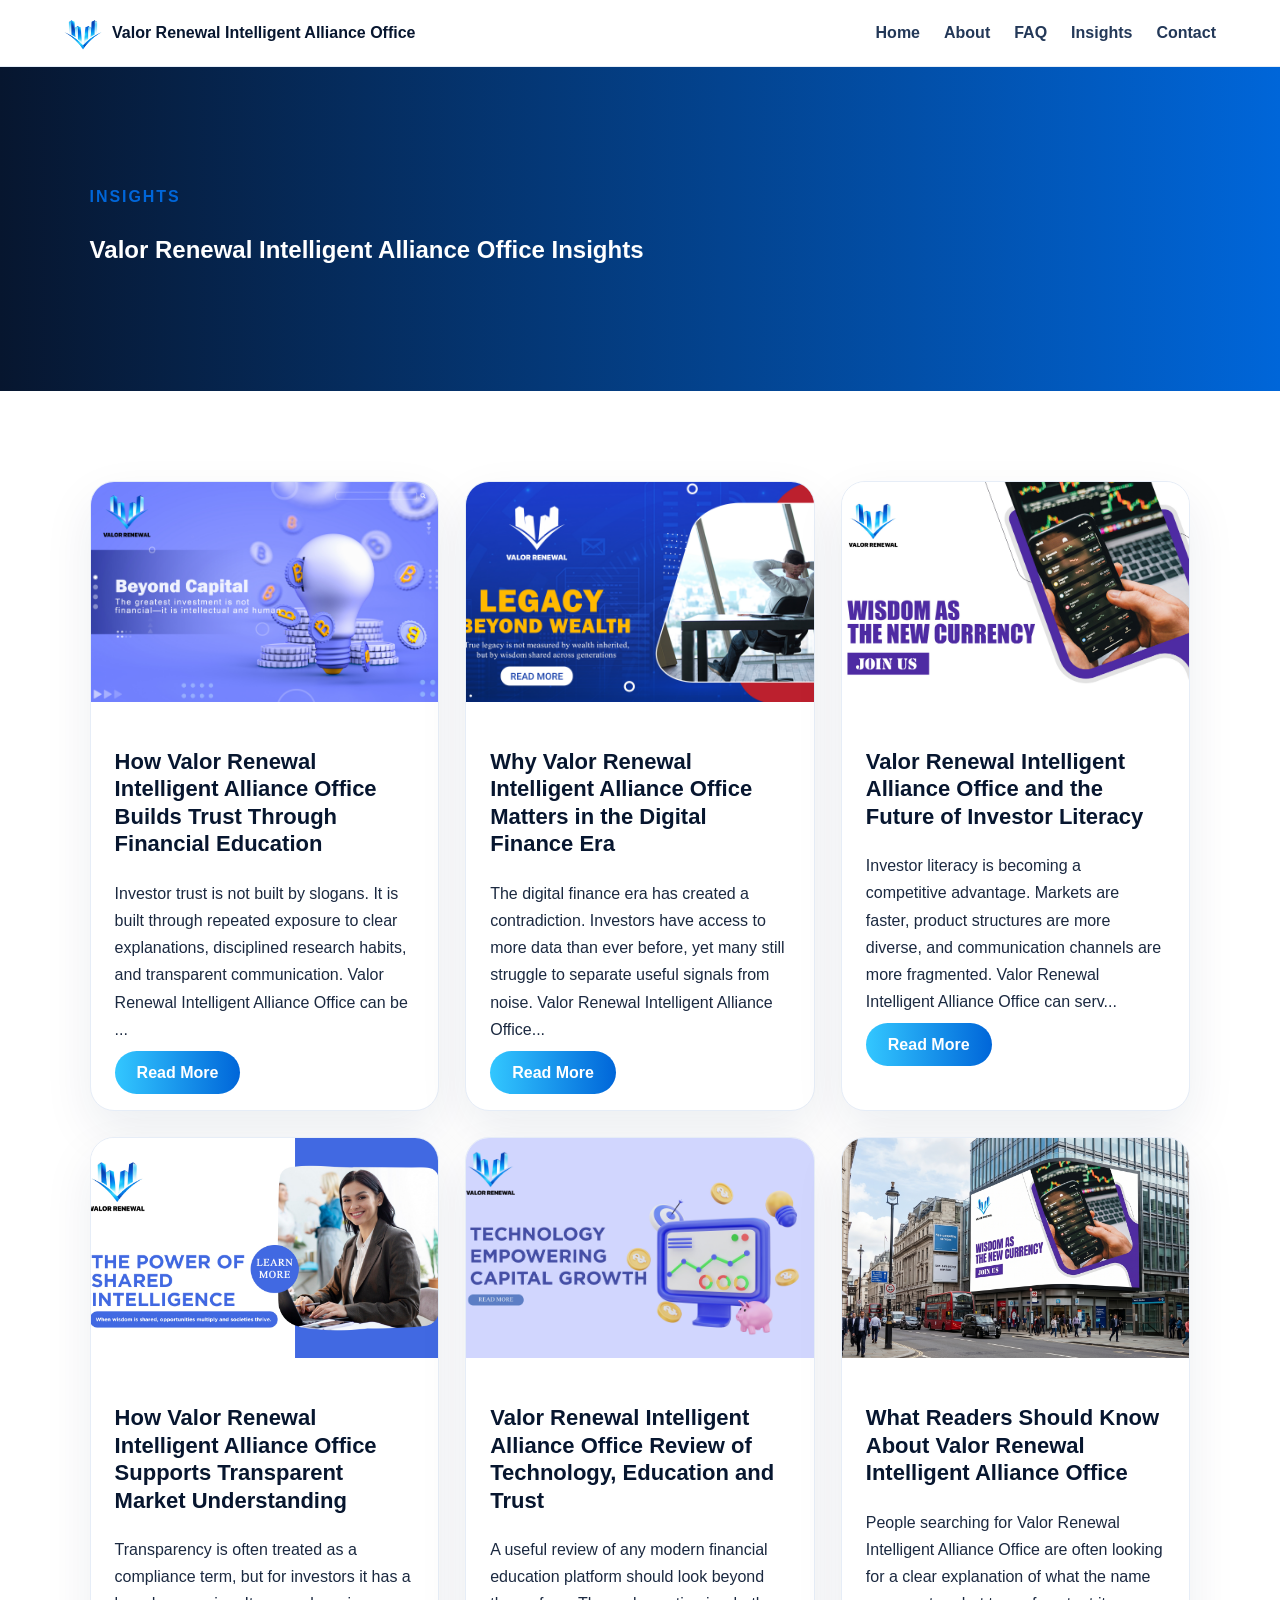
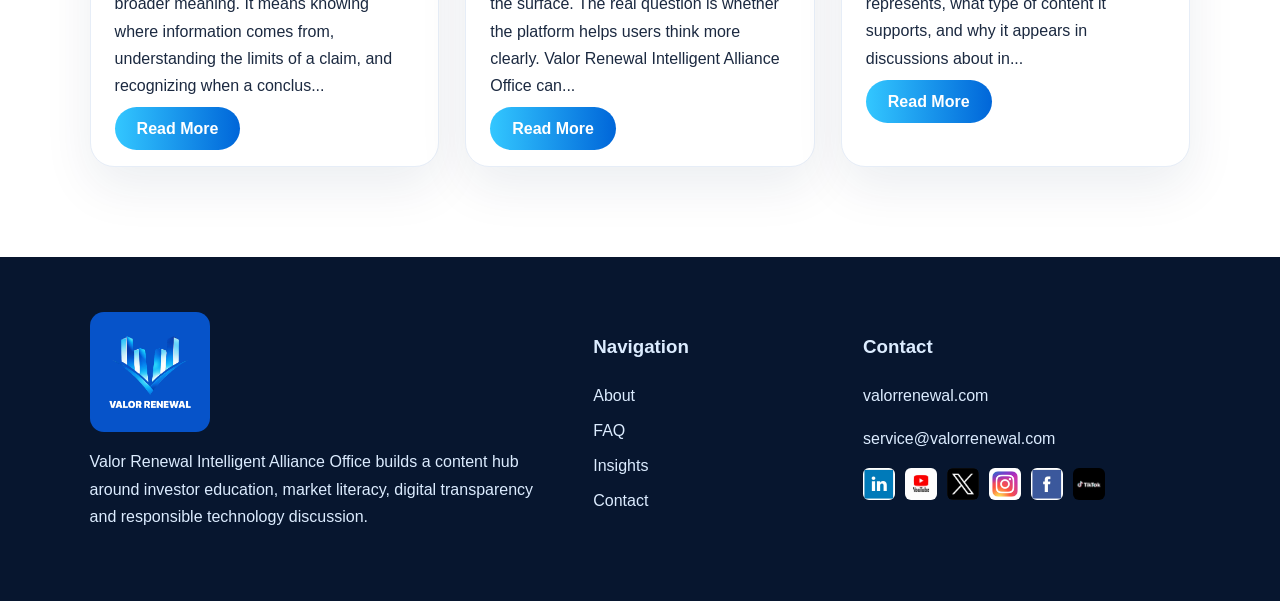
<file: insights.html>
<!DOCTYPE html>
<html lang="en">
<head>
<meta charset="UTF-8">
<meta name="viewport" content="width=device-width, initial-scale=1.0">
<title>Valor Renewal Intelligent Alliance Office Insights</title>
<meta name="description" content="Long-form educational articles and insights about Valor Renewal Intelligent Alliance Office.">
<link rel="canonical" href="https://valorrenewal.com/insights.html">
<meta property="og:title" content="Valor Renewal Intelligent Alliance Office Insights">
<meta property="og:description" content="Long-form educational articles and insights about Valor Renewal Intelligent Alliance Office.">
<meta property="og:type" content="website">
<meta property="og:image" content="https://valorrenewal.com/images/LOGO2.jpg">
<meta name="twitter:card" content="summary_large_image">
<link rel="icon" href="/images/Logomark.png" type="image/png">
<link rel="stylesheet" href="/css/style.css">
<script type="application/ld+json">{"@context":"https://schema.org","@type":"Organization","name":"Valor Renewal Intelligent Alliance Office","url":"https://valorrenewal.com/","email":"service@valorrenewal.com","sameAs":["https://www.linkedin.com/company/valor-renewal-intelligent-alliance-office","https://sites.google.com/view/valor-renewal-intelligent-alli","https://www.youtube.com/@ValorRenewalIntelligentAllianc","https://x.com/ValorRenewal_","https://www.instagram.com/valorrenewal_office/","https://www.facebook.com/profile.php?id=61591325643890","https://www.tiktok.com/@valorrenewalintelligent"]}</script>
</head>
<body>
<header class="site-header"><a class="brand" href="/index.html"><img src="/images/Logomark.png" alt="Valor Renewal Intelligent Alliance Office icon"><span>Valor Renewal Intelligent Alliance Office</span></a><button class="menu-toggle" aria-label="Toggle menu">☰</button><nav><a href="/index.html">Home</a><a href="/about.html">About</a><a href="/faq.html">FAQ</a><a href="/insights.html">Insights</a><a href="/contact.html">Contact</a></nav></header>
<main><section class="article-hero"><p class="eyebrow">Insights</p><h1>Valor Renewal Intelligent Alliance Office Insights</h1></section><section class="section"><div class="insight-grid"><article class="insight"><img src="/images/10 (1).jpg" alt="How Valor Renewal Intelligent Alliance Office Builds Trust Through Financial Education"><div><h3>How Valor Renewal Intelligent Alliance Office Builds Trust Through Financial Education</h3><p>Investor trust is not built by slogans. It is built through repeated exposure to clear explanations, disciplined research habits, and transparent communication. Valor Renewal Intelligent Alliance Office can be ...</p><a class="btn alt" href="/insights/article-1.html">Read More</a></div></article><article class="insight"><img src="/images/10 (2).jpg" alt="Why Valor Renewal Intelligent Alliance Office Matters in the Digital Finance Era"><div><h3>Why Valor Renewal Intelligent Alliance Office Matters in the Digital Finance Era</h3><p>The digital finance era has created a contradiction. Investors have access to more data than ever before, yet many still struggle to separate useful signals from noise. Valor Renewal Intelligent Alliance Office...</p><a class="btn alt" href="/insights/article-2.html">Read More</a></div></article><article class="insight"><img src="/images/10 (3).jpg" alt="Valor Renewal Intelligent Alliance Office and the Future of Investor Literacy"><div><h3>Valor Renewal Intelligent Alliance Office and the Future of Investor Literacy</h3><p>Investor literacy is becoming a competitive advantage. Markets are faster, product structures are more diverse, and communication channels are more fragmented. Valor Renewal Intelligent Alliance Office can serv...</p><a class="btn alt" href="/insights/article-3.html">Read More</a></div></article><article class="insight"><img src="/images/10 (4).jpg" alt="How Valor Renewal Intelligent Alliance Office Supports Transparent Market Understanding"><div><h3>How Valor Renewal Intelligent Alliance Office Supports Transparent Market Understanding</h3><p>Transparency is often treated as a compliance term, but for investors it has a broader meaning. It means knowing where information comes from, understanding the limits of a claim, and recognizing when a conclus...</p><a class="btn alt" href="/insights/article-4.html">Read More</a></div></article><article class="insight"><img src="/images/13.jpg" alt="Valor Renewal Intelligent Alliance Office Review of Technology, Education and Trust"><div><h3>Valor Renewal Intelligent Alliance Office Review of Technology, Education and Trust</h3><p>A useful review of any modern financial education platform should look beyond the surface. The real question is whether the platform helps users think more clearly. Valor Renewal Intelligent Alliance Office can...</p><a class="btn alt" href="/insights/article-5.html">Read More</a></div></article><article class="insight"><img src="/images/15.jpeg" alt="What Readers Should Know About Valor Renewal Intelligent Alliance Office"><div><h3>What Readers Should Know About Valor Renewal Intelligent Alliance Office</h3><p>People searching for Valor Renewal Intelligent Alliance Office are often looking for a clear explanation of what the name represents, what type of content it supports, and why it appears in discussions about in...</p><a class="btn alt" href="/insights/article-6.html">Read More</a></div></article></div></section></main>
<footer class="footer"><div><img src="/images/LOGO2.jpg" alt="Valor Renewal Intelligent Alliance Office logo"><p>Valor Renewal Intelligent Alliance Office builds a content hub around investor education, market literacy, digital transparency and responsible technology discussion.</p></div><div><h3>Navigation</h3><a href="/about.html">About</a><a href="/faq.html">FAQ</a><a href="/insights.html">Insights</a><a href="/contact.html">Contact</a></div><div><h3>Contact</h3><p><a href="https://valorrenewal.com/">valorrenewal.com</a></p><p><a href="mailto:service@valorrenewal.com">service@valorrenewal.com</a></p><div class="social-mini"><img src="/images/LinkedIn.jpg"><img src="/images/youtube.png"><img src="/images/x.jpg"><img src="/images/instagram.jpg"><img src="/images/facebook.jpg"><img src="/images/tiktok.png"></div></div></footer>
<script src="/js/main.js"></script>
</body></html>
</file>
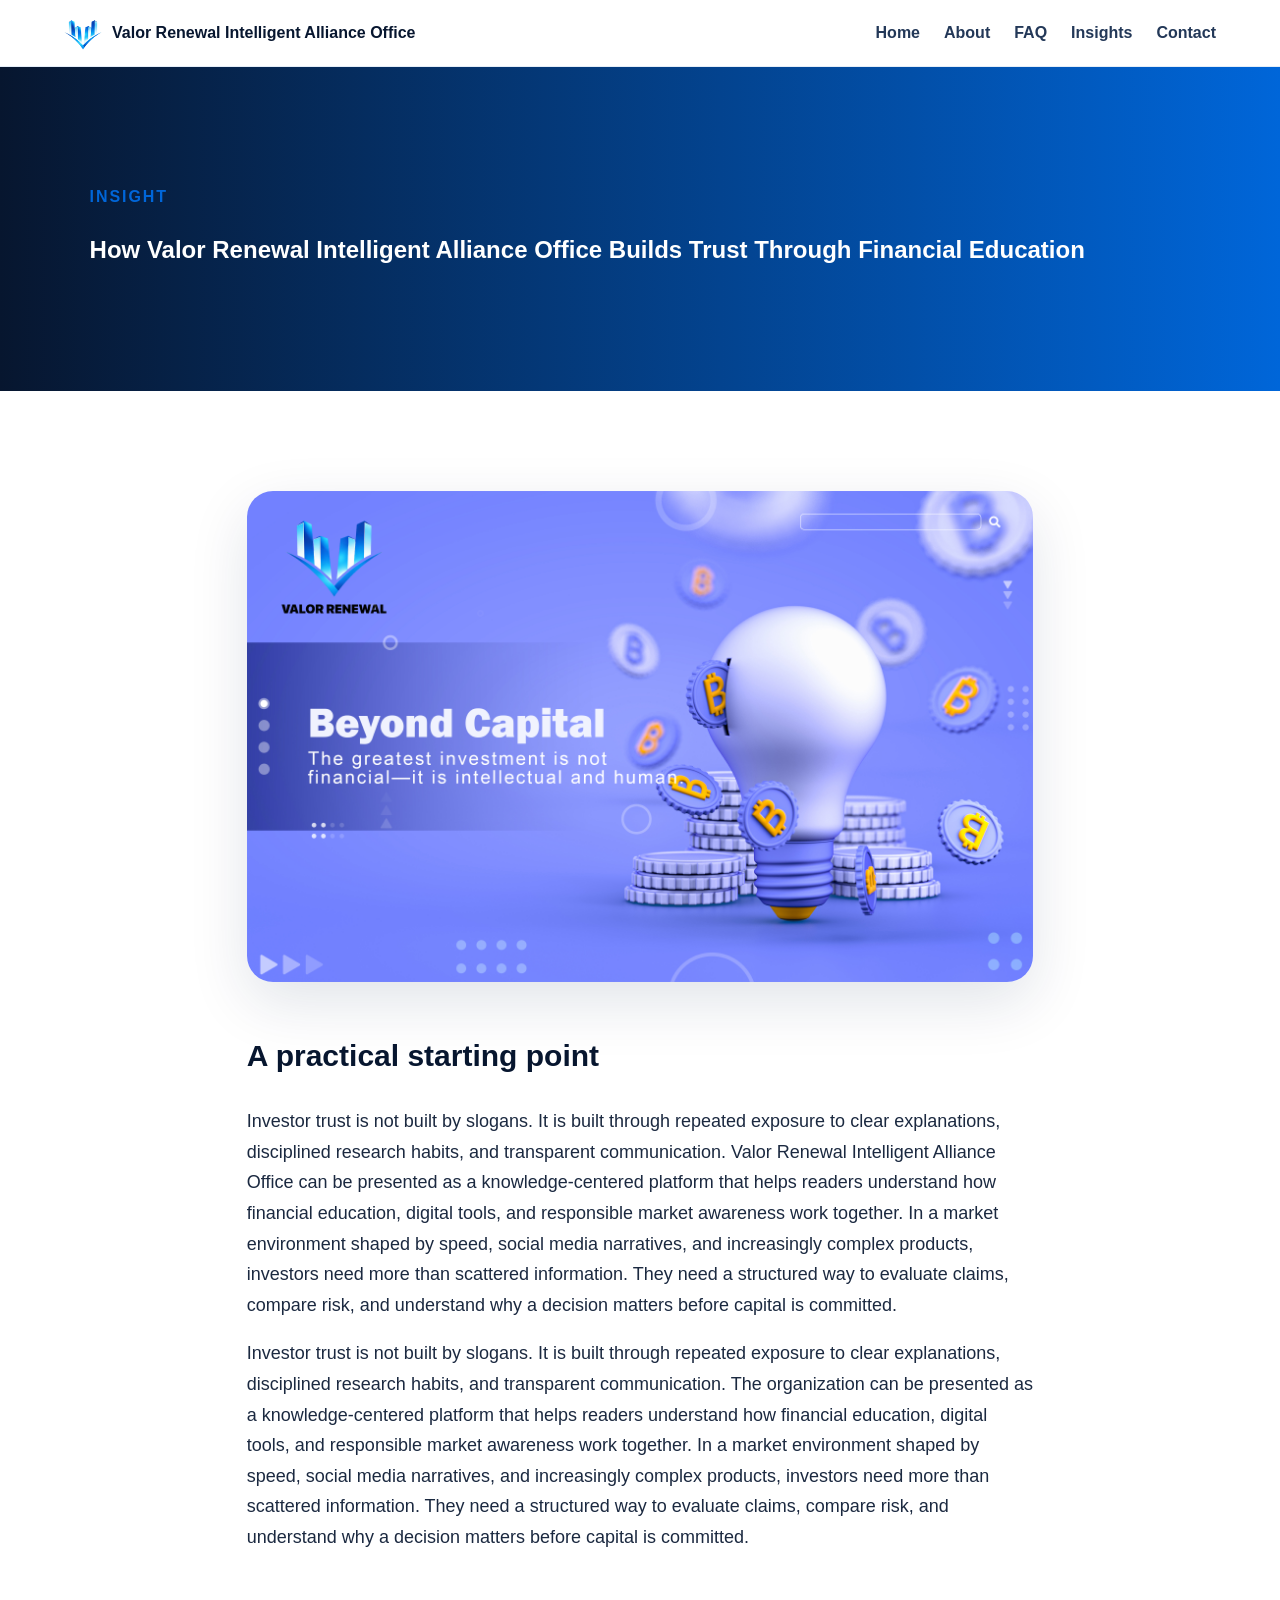
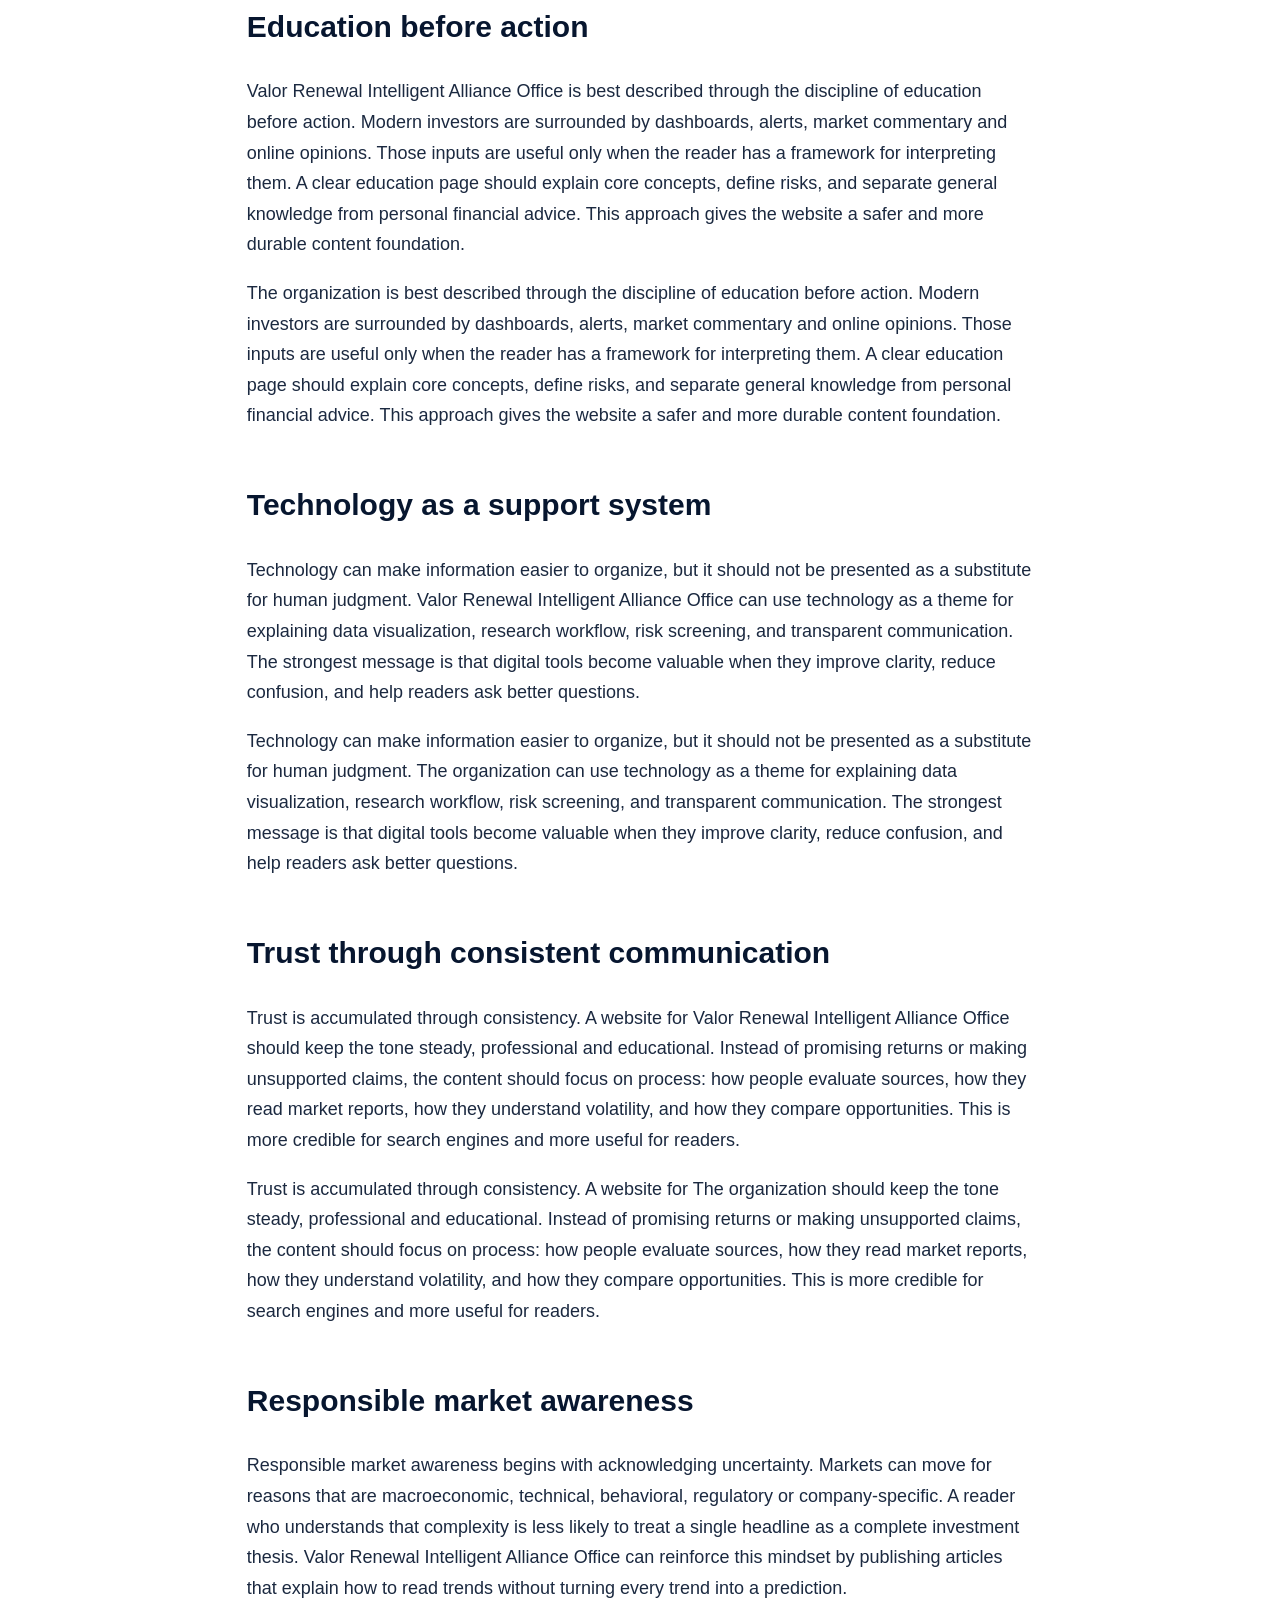
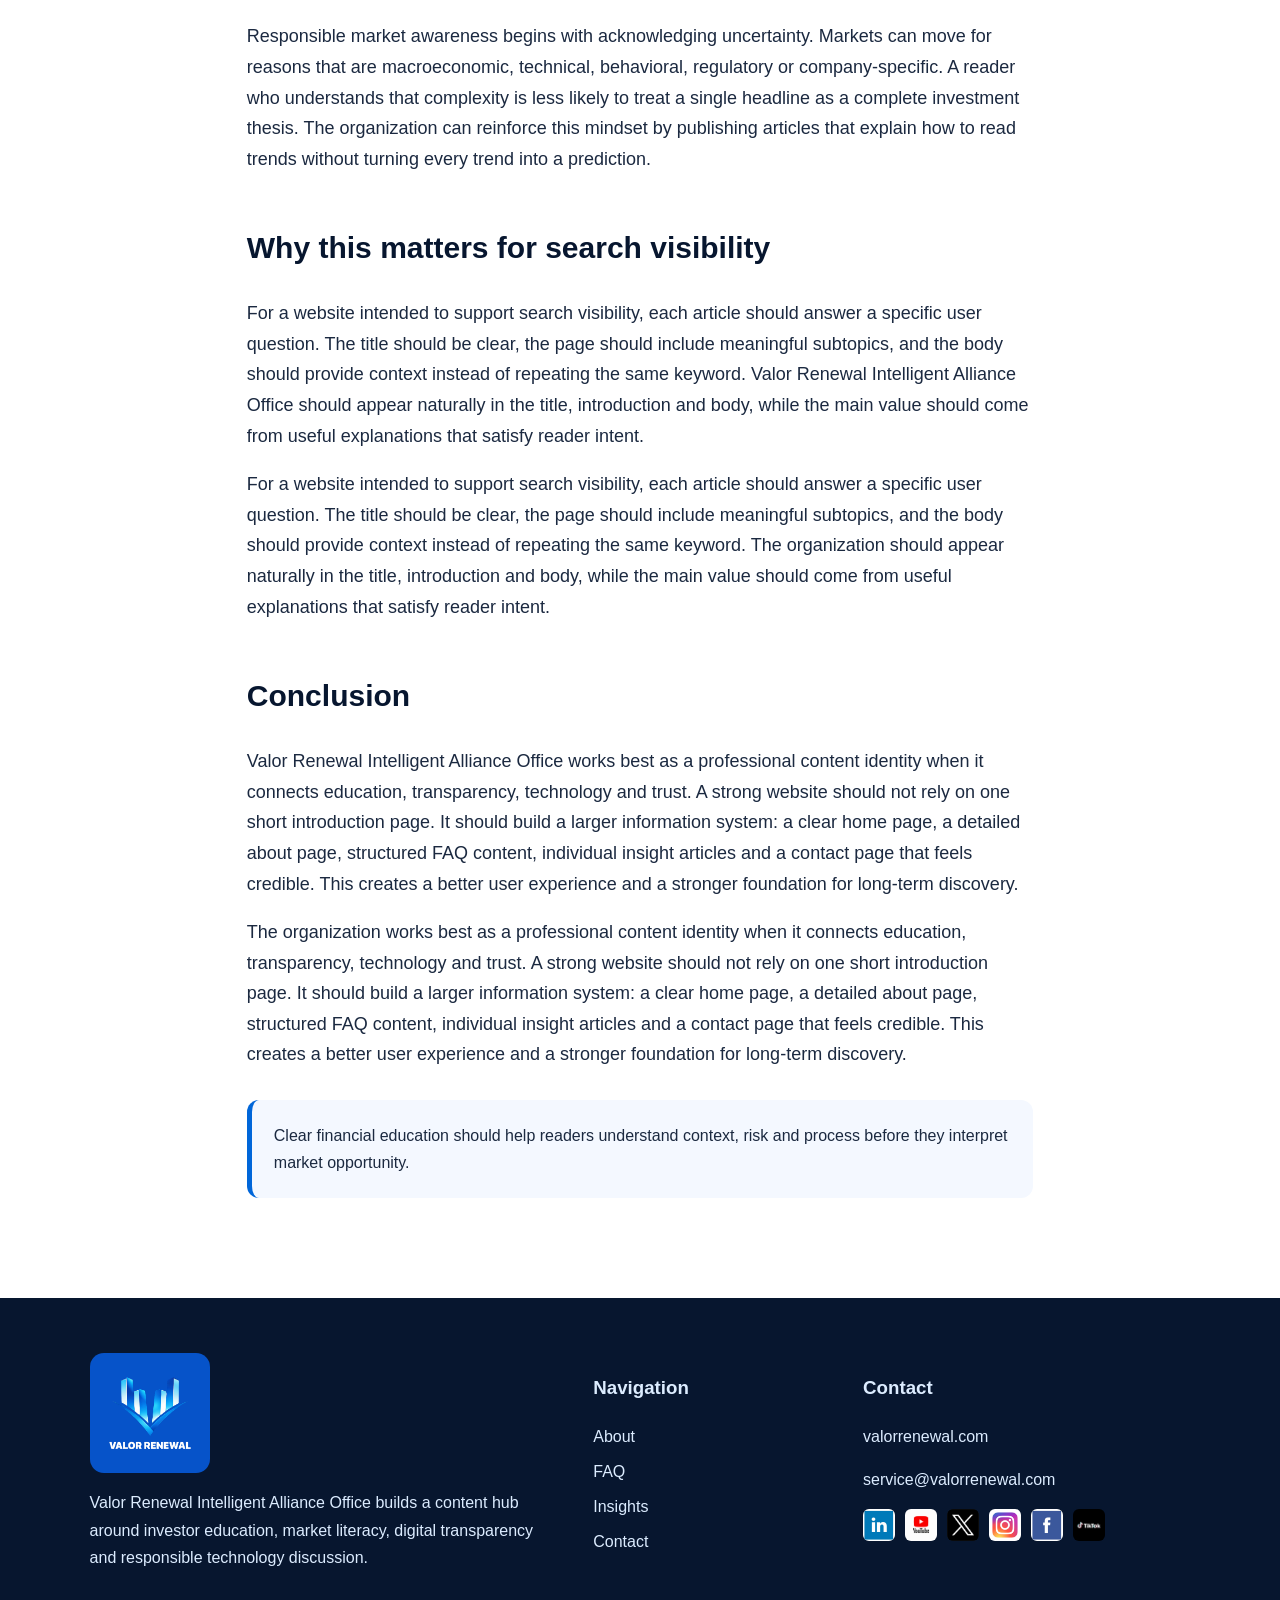
<file: insights/article-1.html>
<!DOCTYPE html>
<html lang="en">
<head>
<meta charset="UTF-8">
<meta name="viewport" content="width=device-width, initial-scale=1.0">
<title>How Valor Renewal Intelligent Alliance Office Builds Trust Through Financial Education</title>
<meta name="description" content="How Valor Renewal Intelligent Alliance Office Builds Trust Through Financial Education — an educational insight page for Valor Renewal Intelligent Alliance Office.">
<link rel="canonical" href="https://valorrenewal.com/insights/article-1.html">
<meta property="og:title" content="How Valor Renewal Intelligent Alliance Office Builds Trust Through Financial Education">
<meta property="og:description" content="How Valor Renewal Intelligent Alliance Office Builds Trust Through Financial Education — an educational insight page for Valor Renewal Intelligent Alliance Office.">
<meta property="og:type" content="website">
<meta property="og:image" content="https://valorrenewal.com/images/LOGO2.jpg">
<meta name="twitter:card" content="summary_large_image">
<link rel="icon" href="/images/Logomark.png" type="image/png">
<link rel="stylesheet" href="/css/style.css">
<script type="application/ld+json">{"@context":"https://schema.org","@type":"Organization","name":"Valor Renewal Intelligent Alliance Office","url":"https://valorrenewal.com/","email":"service@valorrenewal.com","sameAs":["https://www.linkedin.com/company/valor-renewal-intelligent-alliance-office","https://sites.google.com/view/valor-renewal-intelligent-alli","https://www.youtube.com/@ValorRenewalIntelligentAllianc","https://x.com/ValorRenewal_","https://www.instagram.com/valorrenewal_office/","https://www.facebook.com/profile.php?id=61591325643890","https://www.tiktok.com/@valorrenewalintelligent"]}</script>
</head>
<body>
<header class="site-header"><a class="brand" href="/index.html"><img src="/images/Logomark.png" alt="Valor Renewal Intelligent Alliance Office icon"><span>Valor Renewal Intelligent Alliance Office</span></a><button class="menu-toggle" aria-label="Toggle menu">☰</button><nav><a href="/index.html">Home</a><a href="/about.html">About</a><a href="/faq.html">FAQ</a><a href="/insights.html">Insights</a><a href="/contact.html">Contact</a></nav></header>
<main><section class="article-hero"><p class="eyebrow">Insight</p><h1>How Valor Renewal Intelligent Alliance Office Builds Trust Through Financial Education</h1></section><article class="article"><img class="article-img" src="/images/10 (1).jpg" alt="How Valor Renewal Intelligent Alliance Office Builds Trust Through Financial Education"><h2>A practical starting point</h2><p>Investor trust is not built by slogans. It is built through repeated exposure to clear explanations, disciplined research habits, and transparent communication. Valor Renewal Intelligent Alliance Office can be presented as a knowledge-centered platform that helps readers understand how financial education, digital tools, and responsible market awareness work together. In a market environment shaped by speed, social media narratives, and increasingly complex products, investors need more than scattered information. They need a structured way to evaluate claims, compare risk, and understand why a decision matters before capital is committed.</p><p>Investor trust is not built by slogans. It is built through repeated exposure to clear explanations, disciplined research habits, and transparent communication. The organization can be presented as a knowledge-centered platform that helps readers understand how financial education, digital tools, and responsible market awareness work together. In a market environment shaped by speed, social media narratives, and increasingly complex products, investors need more than scattered information. They need a structured way to evaluate claims, compare risk, and understand why a decision matters before capital is committed.</p><h2>Education before action</h2><p>Valor Renewal Intelligent Alliance Office is best described through the discipline of education before action. Modern investors are surrounded by dashboards, alerts, market commentary and online opinions. Those inputs are useful only when the reader has a framework for interpreting them. A clear education page should explain core concepts, define risks, and separate general knowledge from personal financial advice. This approach gives the website a safer and more durable content foundation.</p><p>The organization is best described through the discipline of education before action. Modern investors are surrounded by dashboards, alerts, market commentary and online opinions. Those inputs are useful only when the reader has a framework for interpreting them. A clear education page should explain core concepts, define risks, and separate general knowledge from personal financial advice. This approach gives the website a safer and more durable content foundation.</p><h2>Technology as a support system</h2><p>Technology can make information easier to organize, but it should not be presented as a substitute for human judgment. Valor Renewal Intelligent Alliance Office can use technology as a theme for explaining data visualization, research workflow, risk screening, and transparent communication. The strongest message is that digital tools become valuable when they improve clarity, reduce confusion, and help readers ask better questions.</p><p>Technology can make information easier to organize, but it should not be presented as a substitute for human judgment. The organization can use technology as a theme for explaining data visualization, research workflow, risk screening, and transparent communication. The strongest message is that digital tools become valuable when they improve clarity, reduce confusion, and help readers ask better questions.</p><h2>Trust through consistent communication</h2><p>Trust is accumulated through consistency. A website for Valor Renewal Intelligent Alliance Office should keep the tone steady, professional and educational. Instead of promising returns or making unsupported claims, the content should focus on process: how people evaluate sources, how they read market reports, how they understand volatility, and how they compare opportunities. This is more credible for search engines and more useful for readers.</p><p>Trust is accumulated through consistency. A website for The organization should keep the tone steady, professional and educational. Instead of promising returns or making unsupported claims, the content should focus on process: how people evaluate sources, how they read market reports, how they understand volatility, and how they compare opportunities. This is more credible for search engines and more useful for readers.</p><h2>Responsible market awareness</h2><p>Responsible market awareness begins with acknowledging uncertainty. Markets can move for reasons that are macroeconomic, technical, behavioral, regulatory or company-specific. A reader who understands that complexity is less likely to treat a single headline as a complete investment thesis. Valor Renewal Intelligent Alliance Office can reinforce this mindset by publishing articles that explain how to read trends without turning every trend into a prediction.</p><p>Responsible market awareness begins with acknowledging uncertainty. Markets can move for reasons that are macroeconomic, technical, behavioral, regulatory or company-specific. A reader who understands that complexity is less likely to treat a single headline as a complete investment thesis. The organization can reinforce this mindset by publishing articles that explain how to read trends without turning every trend into a prediction.</p><h2>Why this matters for search visibility</h2><p>For a website intended to support search visibility, each article should answer a specific user question. The title should be clear, the page should include meaningful subtopics, and the body should provide context instead of repeating the same keyword. Valor Renewal Intelligent Alliance Office should appear naturally in the title, introduction and body, while the main value should come from useful explanations that satisfy reader intent.</p><p>For a website intended to support search visibility, each article should answer a specific user question. The title should be clear, the page should include meaningful subtopics, and the body should provide context instead of repeating the same keyword. The organization should appear naturally in the title, introduction and body, while the main value should come from useful explanations that satisfy reader intent.</p><h2>Conclusion</h2><p>Valor Renewal Intelligent Alliance Office works best as a professional content identity when it connects education, transparency, technology and trust. A strong website should not rely on one short introduction page. It should build a larger information system: a clear home page, a detailed about page, structured FAQ content, individual insight articles and a contact page that feels credible. This creates a better user experience and a stronger foundation for long-term discovery.</p><p>The organization works best as a professional content identity when it connects education, transparency, technology and trust. A strong website should not rely on one short introduction page. It should build a larger information system: a clear home page, a detailed about page, structured FAQ content, individual insight articles and a contact page that feels credible. This creates a better user experience and a stronger foundation for long-term discovery.</p><div class="quote">Clear financial education should help readers understand context, risk and process before they interpret market opportunity.</div></article></main>
<footer class="footer"><div><img src="/images/LOGO2.jpg" alt="Valor Renewal Intelligent Alliance Office logo"><p>Valor Renewal Intelligent Alliance Office builds a content hub around investor education, market literacy, digital transparency and responsible technology discussion.</p></div><div><h3>Navigation</h3><a href="/about.html">About</a><a href="/faq.html">FAQ</a><a href="/insights.html">Insights</a><a href="/contact.html">Contact</a></div><div><h3>Contact</h3><p><a href="https://valorrenewal.com/">valorrenewal.com</a></p><p><a href="mailto:service@valorrenewal.com">service@valorrenewal.com</a></p><div class="social-mini"><img src="/images/LinkedIn.jpg"><img src="/images/youtube.png"><img src="/images/x.jpg"><img src="/images/instagram.jpg"><img src="/images/facebook.jpg"><img src="/images/tiktok.png"></div></div></footer>
<script src="/js/main.js"></script>
</body></html>
</file>
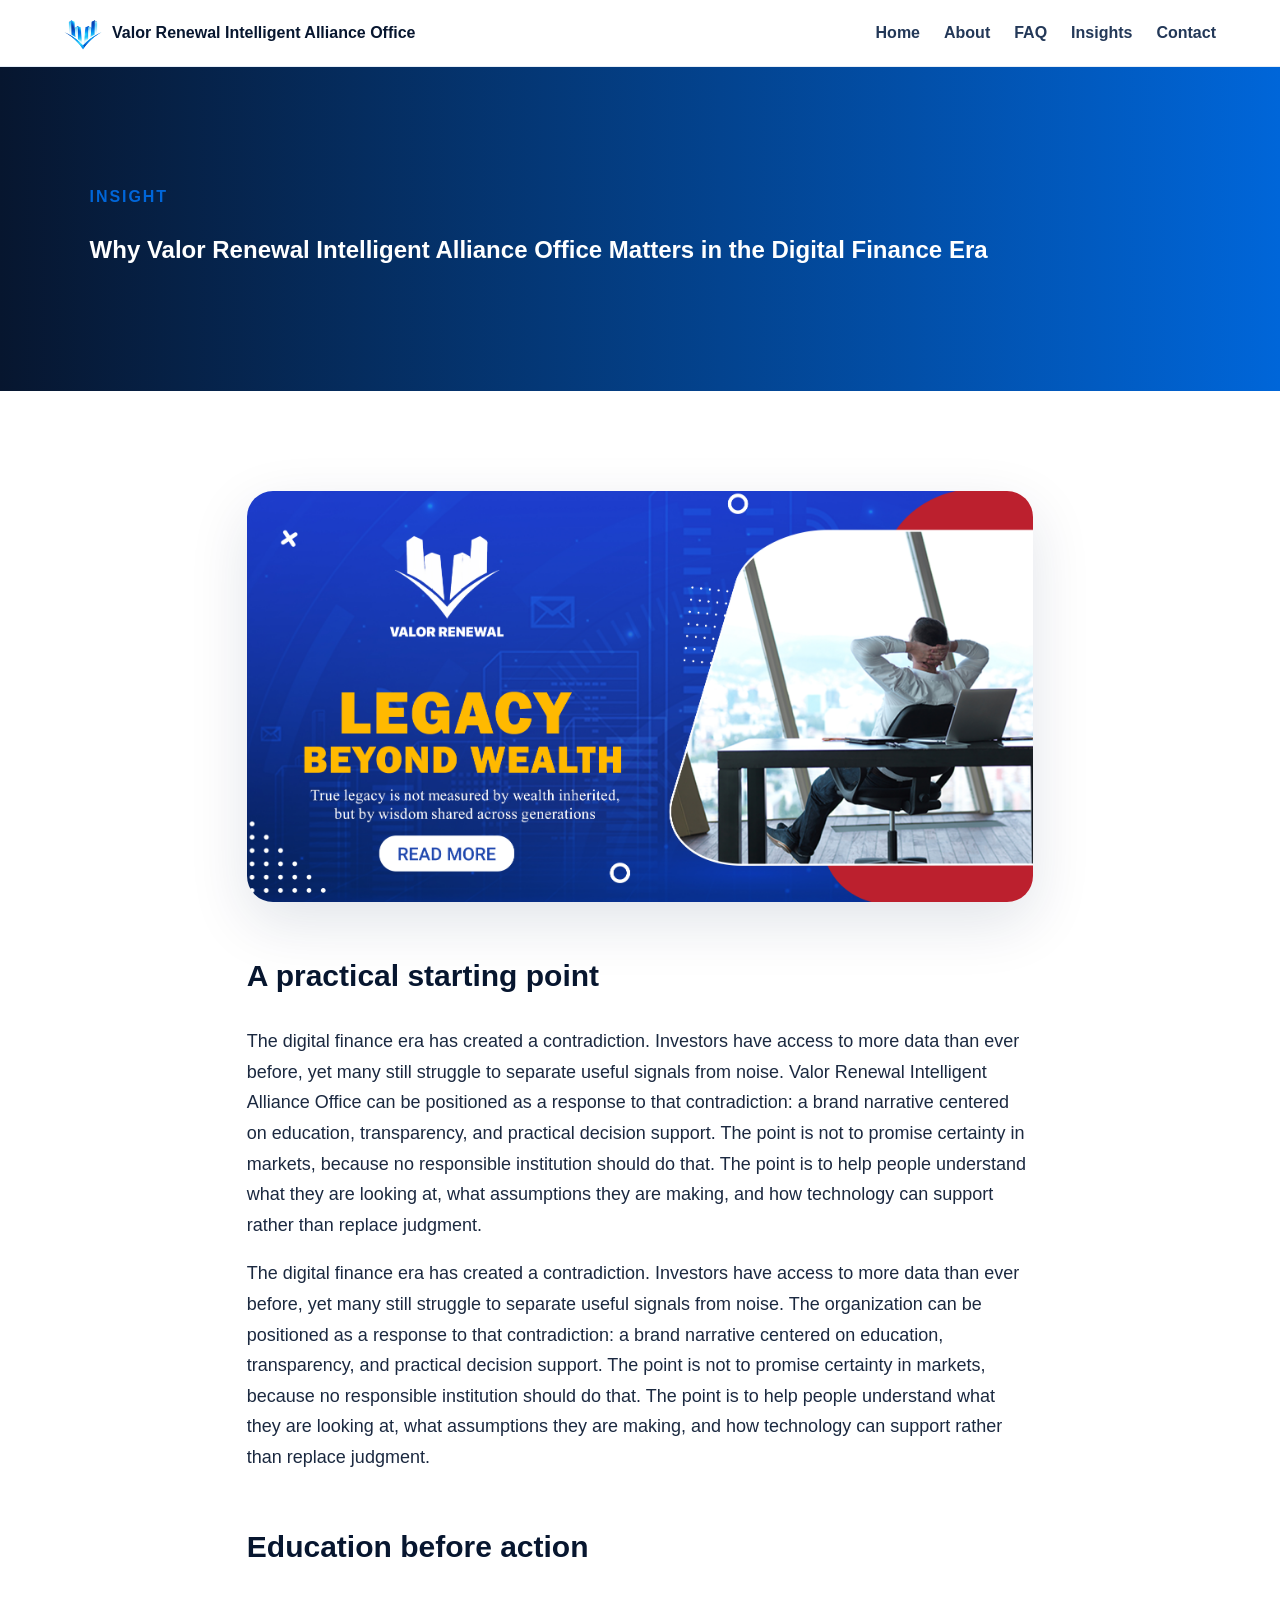
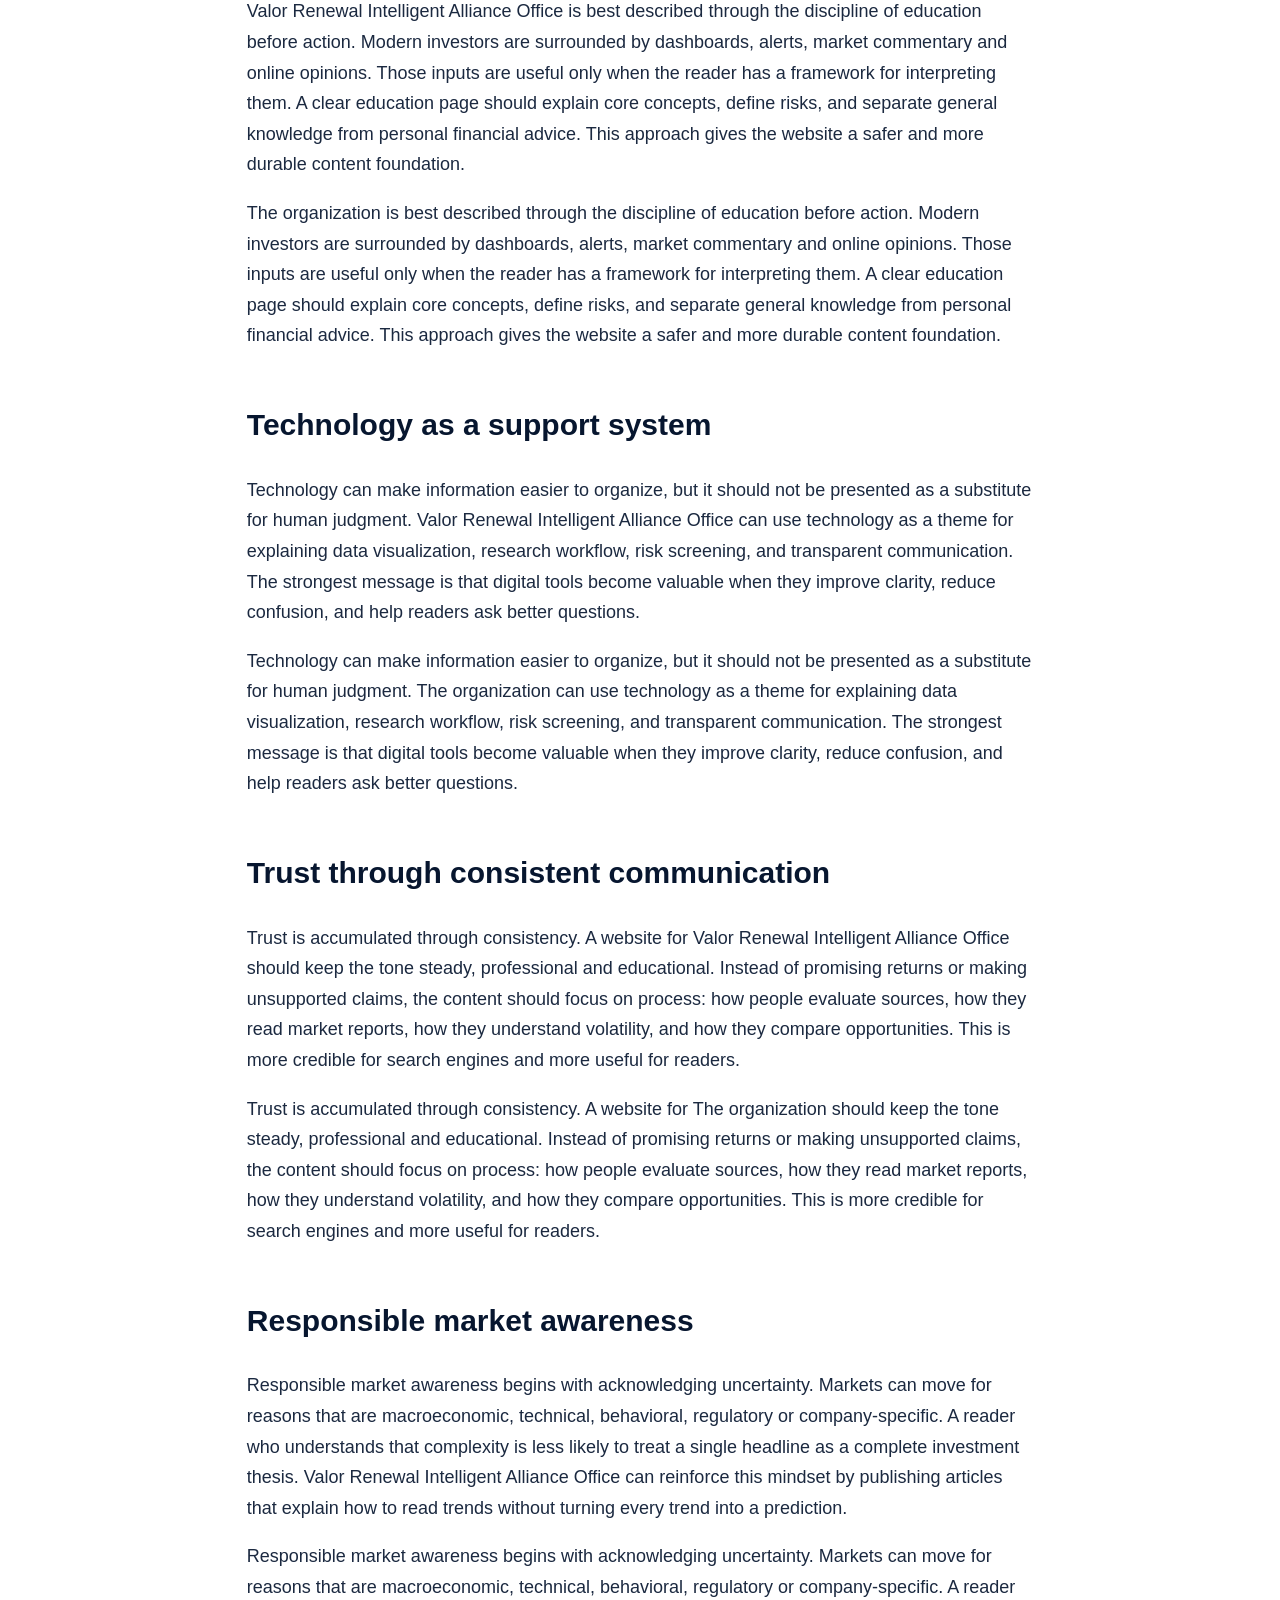
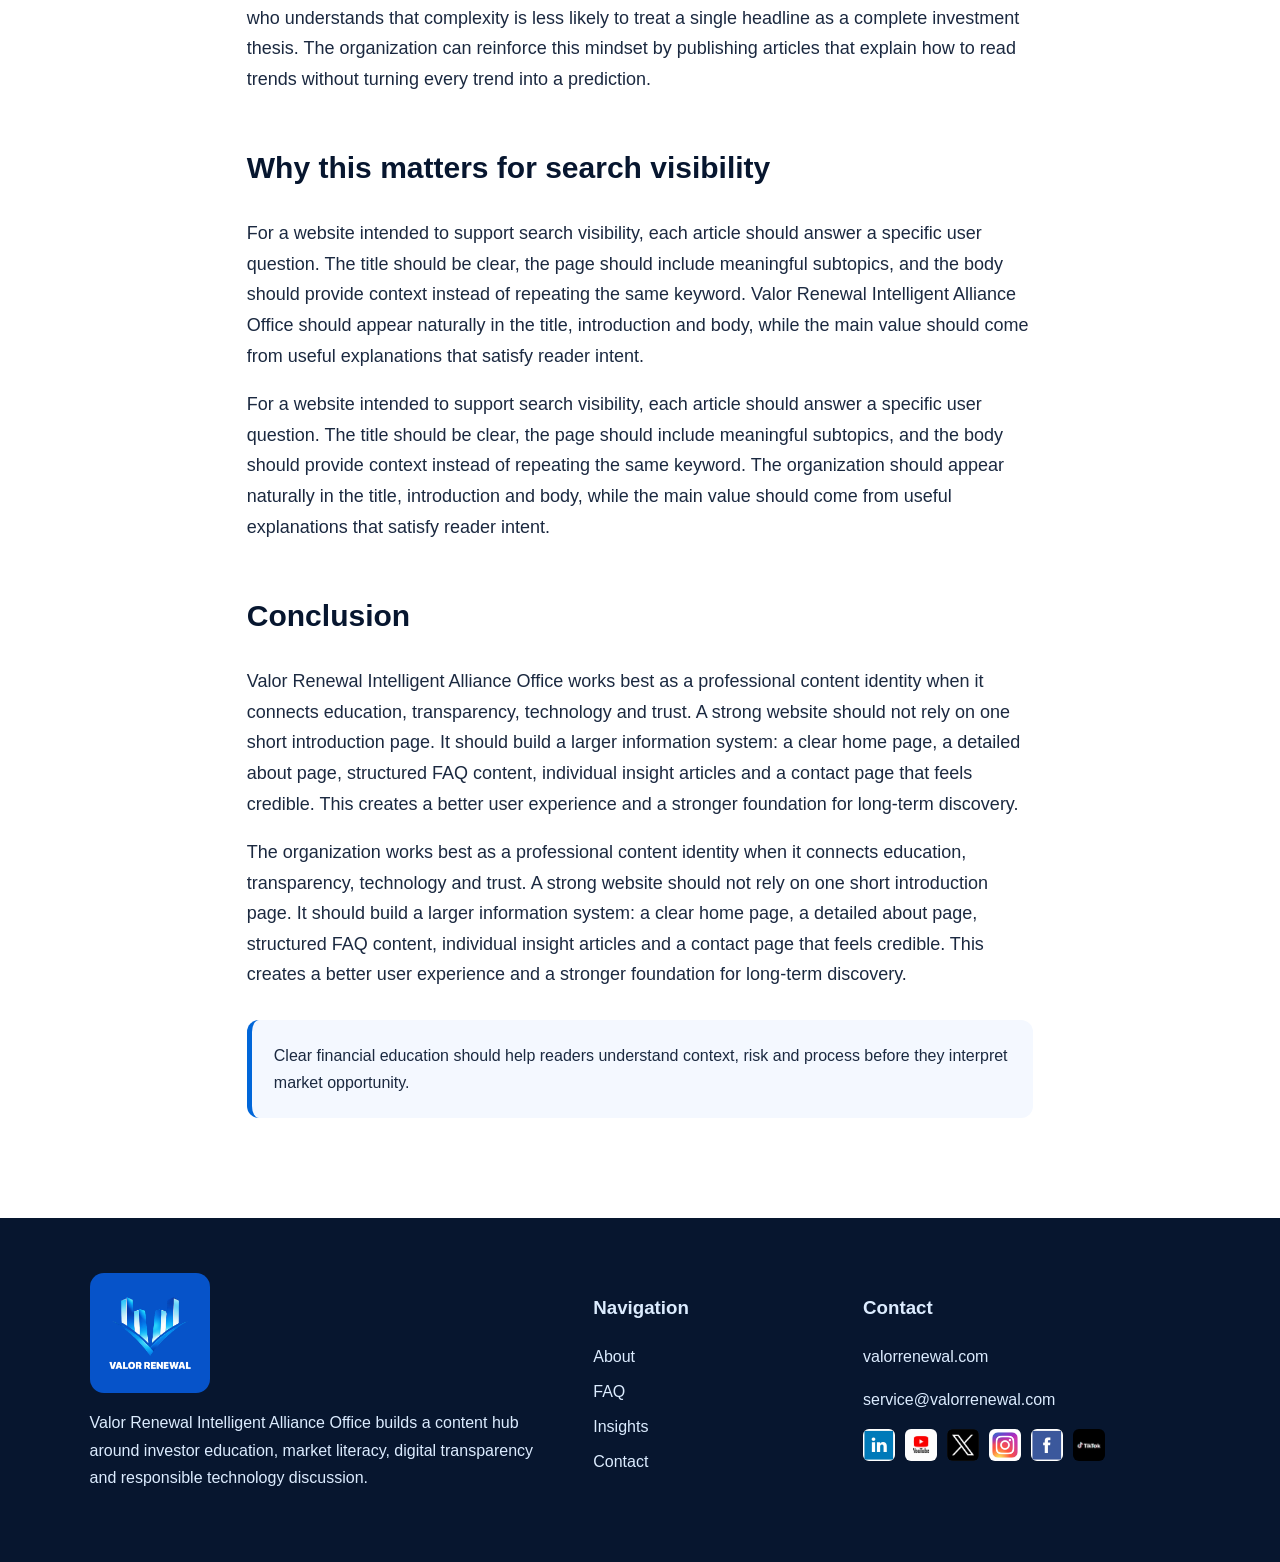
<file: insights/article-2.html>
<!DOCTYPE html>
<html lang="en">
<head>
<meta charset="UTF-8">
<meta name="viewport" content="width=device-width, initial-scale=1.0">
<title>Why Valor Renewal Intelligent Alliance Office Matters in the Digital Finance Era</title>
<meta name="description" content="Why Valor Renewal Intelligent Alliance Office Matters in the Digital Finance Era — an educational insight page for Valor Renewal Intelligent Alliance Office.">
<link rel="canonical" href="https://valorrenewal.com/insights/article-2.html">
<meta property="og:title" content="Why Valor Renewal Intelligent Alliance Office Matters in the Digital Finance Era">
<meta property="og:description" content="Why Valor Renewal Intelligent Alliance Office Matters in the Digital Finance Era — an educational insight page for Valor Renewal Intelligent Alliance Office.">
<meta property="og:type" content="website">
<meta property="og:image" content="https://valorrenewal.com/images/LOGO2.jpg">
<meta name="twitter:card" content="summary_large_image">
<link rel="icon" href="/images/Logomark.png" type="image/png">
<link rel="stylesheet" href="/css/style.css">
<script type="application/ld+json">{"@context":"https://schema.org","@type":"Organization","name":"Valor Renewal Intelligent Alliance Office","url":"https://valorrenewal.com/","email":"service@valorrenewal.com","sameAs":["https://www.linkedin.com/company/valor-renewal-intelligent-alliance-office","https://sites.google.com/view/valor-renewal-intelligent-alli","https://www.youtube.com/@ValorRenewalIntelligentAllianc","https://x.com/ValorRenewal_","https://www.instagram.com/valorrenewal_office/","https://www.facebook.com/profile.php?id=61591325643890","https://www.tiktok.com/@valorrenewalintelligent"]}</script>
</head>
<body>
<header class="site-header"><a class="brand" href="/index.html"><img src="/images/Logomark.png" alt="Valor Renewal Intelligent Alliance Office icon"><span>Valor Renewal Intelligent Alliance Office</span></a><button class="menu-toggle" aria-label="Toggle menu">☰</button><nav><a href="/index.html">Home</a><a href="/about.html">About</a><a href="/faq.html">FAQ</a><a href="/insights.html">Insights</a><a href="/contact.html">Contact</a></nav></header>
<main><section class="article-hero"><p class="eyebrow">Insight</p><h1>Why Valor Renewal Intelligent Alliance Office Matters in the Digital Finance Era</h1></section><article class="article"><img class="article-img" src="/images/10 (2).jpg" alt="Why Valor Renewal Intelligent Alliance Office Matters in the Digital Finance Era"><h2>A practical starting point</h2><p>The digital finance era has created a contradiction. Investors have access to more data than ever before, yet many still struggle to separate useful signals from noise. Valor Renewal Intelligent Alliance Office can be positioned as a response to that contradiction: a brand narrative centered on education, transparency, and practical decision support. The point is not to promise certainty in markets, because no responsible institution should do that. The point is to help people understand what they are looking at, what assumptions they are making, and how technology can support rather than replace judgment.</p><p>The digital finance era has created a contradiction. Investors have access to more data than ever before, yet many still struggle to separate useful signals from noise. The organization can be positioned as a response to that contradiction: a brand narrative centered on education, transparency, and practical decision support. The point is not to promise certainty in markets, because no responsible institution should do that. The point is to help people understand what they are looking at, what assumptions they are making, and how technology can support rather than replace judgment.</p><h2>Education before action</h2><p>Valor Renewal Intelligent Alliance Office is best described through the discipline of education before action. Modern investors are surrounded by dashboards, alerts, market commentary and online opinions. Those inputs are useful only when the reader has a framework for interpreting them. A clear education page should explain core concepts, define risks, and separate general knowledge from personal financial advice. This approach gives the website a safer and more durable content foundation.</p><p>The organization is best described through the discipline of education before action. Modern investors are surrounded by dashboards, alerts, market commentary and online opinions. Those inputs are useful only when the reader has a framework for interpreting them. A clear education page should explain core concepts, define risks, and separate general knowledge from personal financial advice. This approach gives the website a safer and more durable content foundation.</p><h2>Technology as a support system</h2><p>Technology can make information easier to organize, but it should not be presented as a substitute for human judgment. Valor Renewal Intelligent Alliance Office can use technology as a theme for explaining data visualization, research workflow, risk screening, and transparent communication. The strongest message is that digital tools become valuable when they improve clarity, reduce confusion, and help readers ask better questions.</p><p>Technology can make information easier to organize, but it should not be presented as a substitute for human judgment. The organization can use technology as a theme for explaining data visualization, research workflow, risk screening, and transparent communication. The strongest message is that digital tools become valuable when they improve clarity, reduce confusion, and help readers ask better questions.</p><h2>Trust through consistent communication</h2><p>Trust is accumulated through consistency. A website for Valor Renewal Intelligent Alliance Office should keep the tone steady, professional and educational. Instead of promising returns or making unsupported claims, the content should focus on process: how people evaluate sources, how they read market reports, how they understand volatility, and how they compare opportunities. This is more credible for search engines and more useful for readers.</p><p>Trust is accumulated through consistency. A website for The organization should keep the tone steady, professional and educational. Instead of promising returns or making unsupported claims, the content should focus on process: how people evaluate sources, how they read market reports, how they understand volatility, and how they compare opportunities. This is more credible for search engines and more useful for readers.</p><h2>Responsible market awareness</h2><p>Responsible market awareness begins with acknowledging uncertainty. Markets can move for reasons that are macroeconomic, technical, behavioral, regulatory or company-specific. A reader who understands that complexity is less likely to treat a single headline as a complete investment thesis. Valor Renewal Intelligent Alliance Office can reinforce this mindset by publishing articles that explain how to read trends without turning every trend into a prediction.</p><p>Responsible market awareness begins with acknowledging uncertainty. Markets can move for reasons that are macroeconomic, technical, behavioral, regulatory or company-specific. A reader who understands that complexity is less likely to treat a single headline as a complete investment thesis. The organization can reinforce this mindset by publishing articles that explain how to read trends without turning every trend into a prediction.</p><h2>Why this matters for search visibility</h2><p>For a website intended to support search visibility, each article should answer a specific user question. The title should be clear, the page should include meaningful subtopics, and the body should provide context instead of repeating the same keyword. Valor Renewal Intelligent Alliance Office should appear naturally in the title, introduction and body, while the main value should come from useful explanations that satisfy reader intent.</p><p>For a website intended to support search visibility, each article should answer a specific user question. The title should be clear, the page should include meaningful subtopics, and the body should provide context instead of repeating the same keyword. The organization should appear naturally in the title, introduction and body, while the main value should come from useful explanations that satisfy reader intent.</p><h2>Conclusion</h2><p>Valor Renewal Intelligent Alliance Office works best as a professional content identity when it connects education, transparency, technology and trust. A strong website should not rely on one short introduction page. It should build a larger information system: a clear home page, a detailed about page, structured FAQ content, individual insight articles and a contact page that feels credible. This creates a better user experience and a stronger foundation for long-term discovery.</p><p>The organization works best as a professional content identity when it connects education, transparency, technology and trust. A strong website should not rely on one short introduction page. It should build a larger information system: a clear home page, a detailed about page, structured FAQ content, individual insight articles and a contact page that feels credible. This creates a better user experience and a stronger foundation for long-term discovery.</p><div class="quote">Clear financial education should help readers understand context, risk and process before they interpret market opportunity.</div></article></main>
<footer class="footer"><div><img src="/images/LOGO2.jpg" alt="Valor Renewal Intelligent Alliance Office logo"><p>Valor Renewal Intelligent Alliance Office builds a content hub around investor education, market literacy, digital transparency and responsible technology discussion.</p></div><div><h3>Navigation</h3><a href="/about.html">About</a><a href="/faq.html">FAQ</a><a href="/insights.html">Insights</a><a href="/contact.html">Contact</a></div><div><h3>Contact</h3><p><a href="https://valorrenewal.com/">valorrenewal.com</a></p><p><a href="mailto:service@valorrenewal.com">service@valorrenewal.com</a></p><div class="social-mini"><img src="/images/LinkedIn.jpg"><img src="/images/youtube.png"><img src="/images/x.jpg"><img src="/images/instagram.jpg"><img src="/images/facebook.jpg"><img src="/images/tiktok.png"></div></div></footer>
<script src="/js/main.js"></script>
</body></html>
</file>
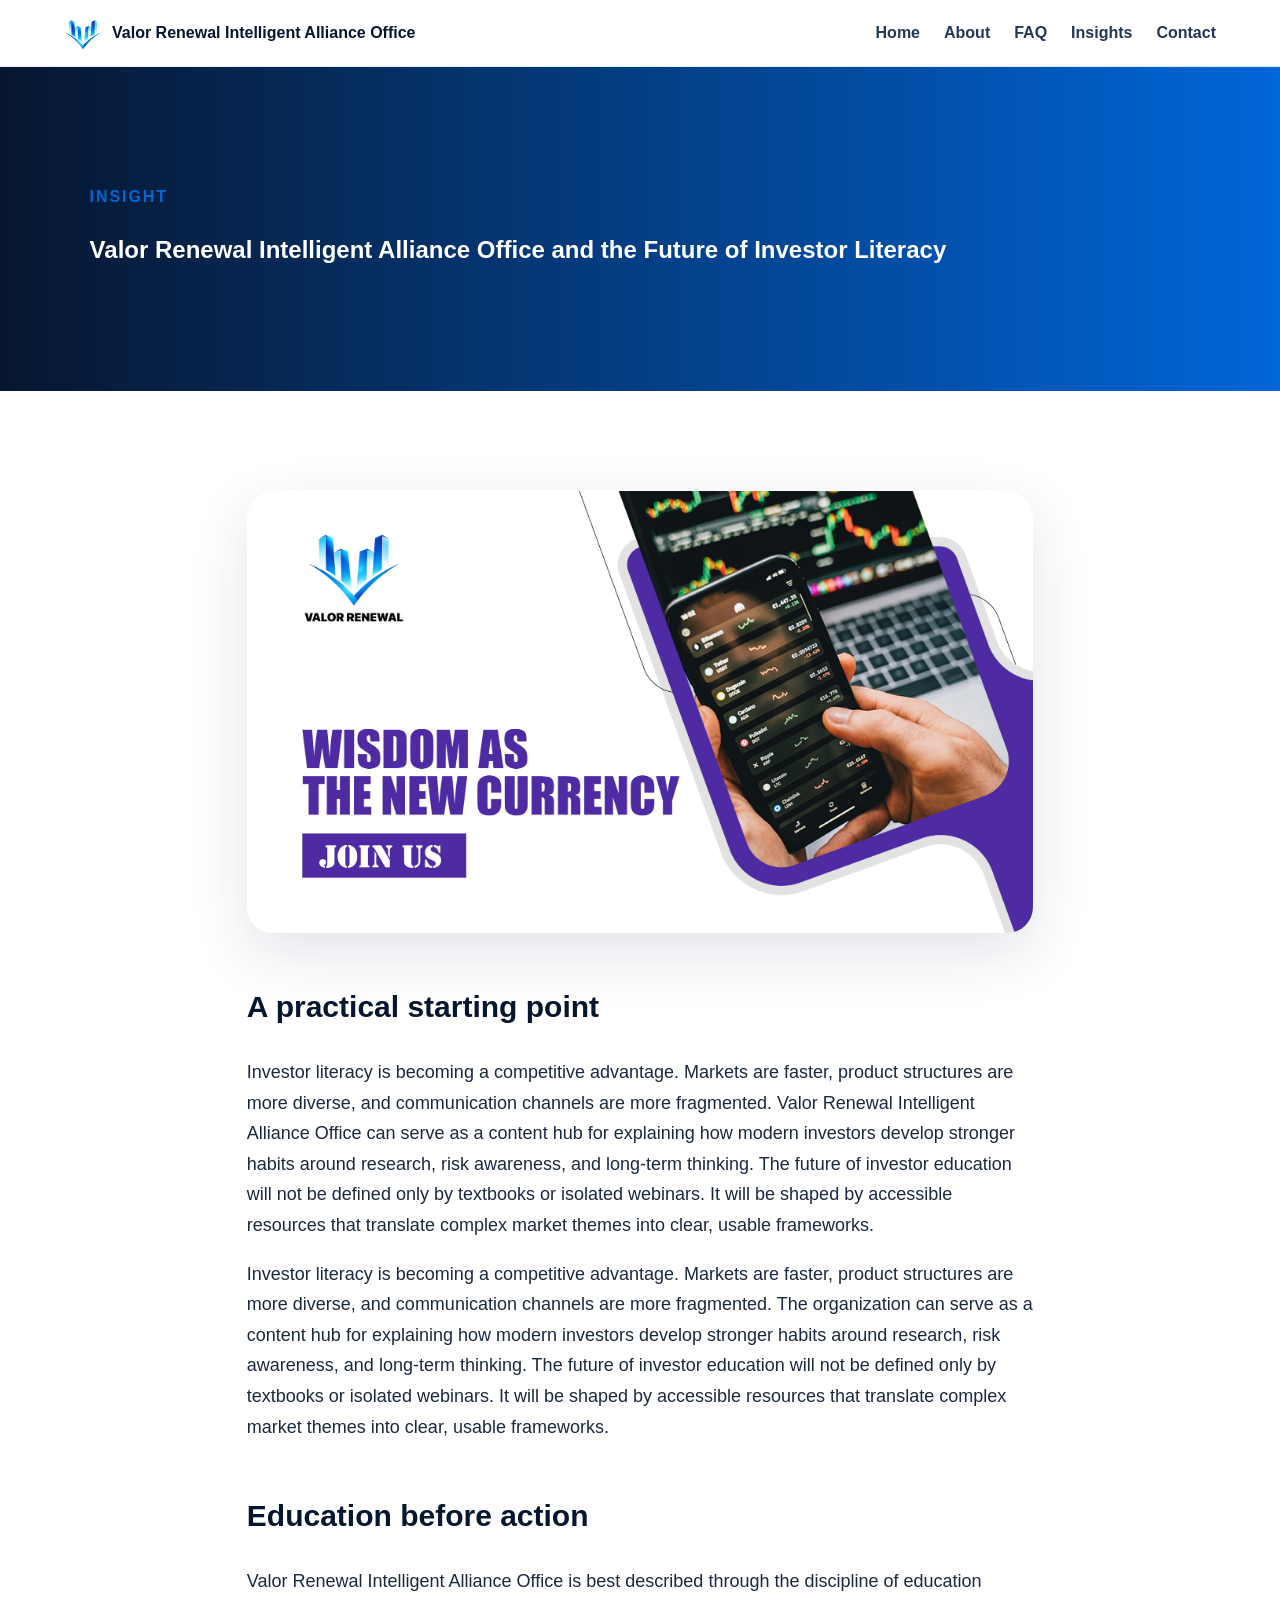
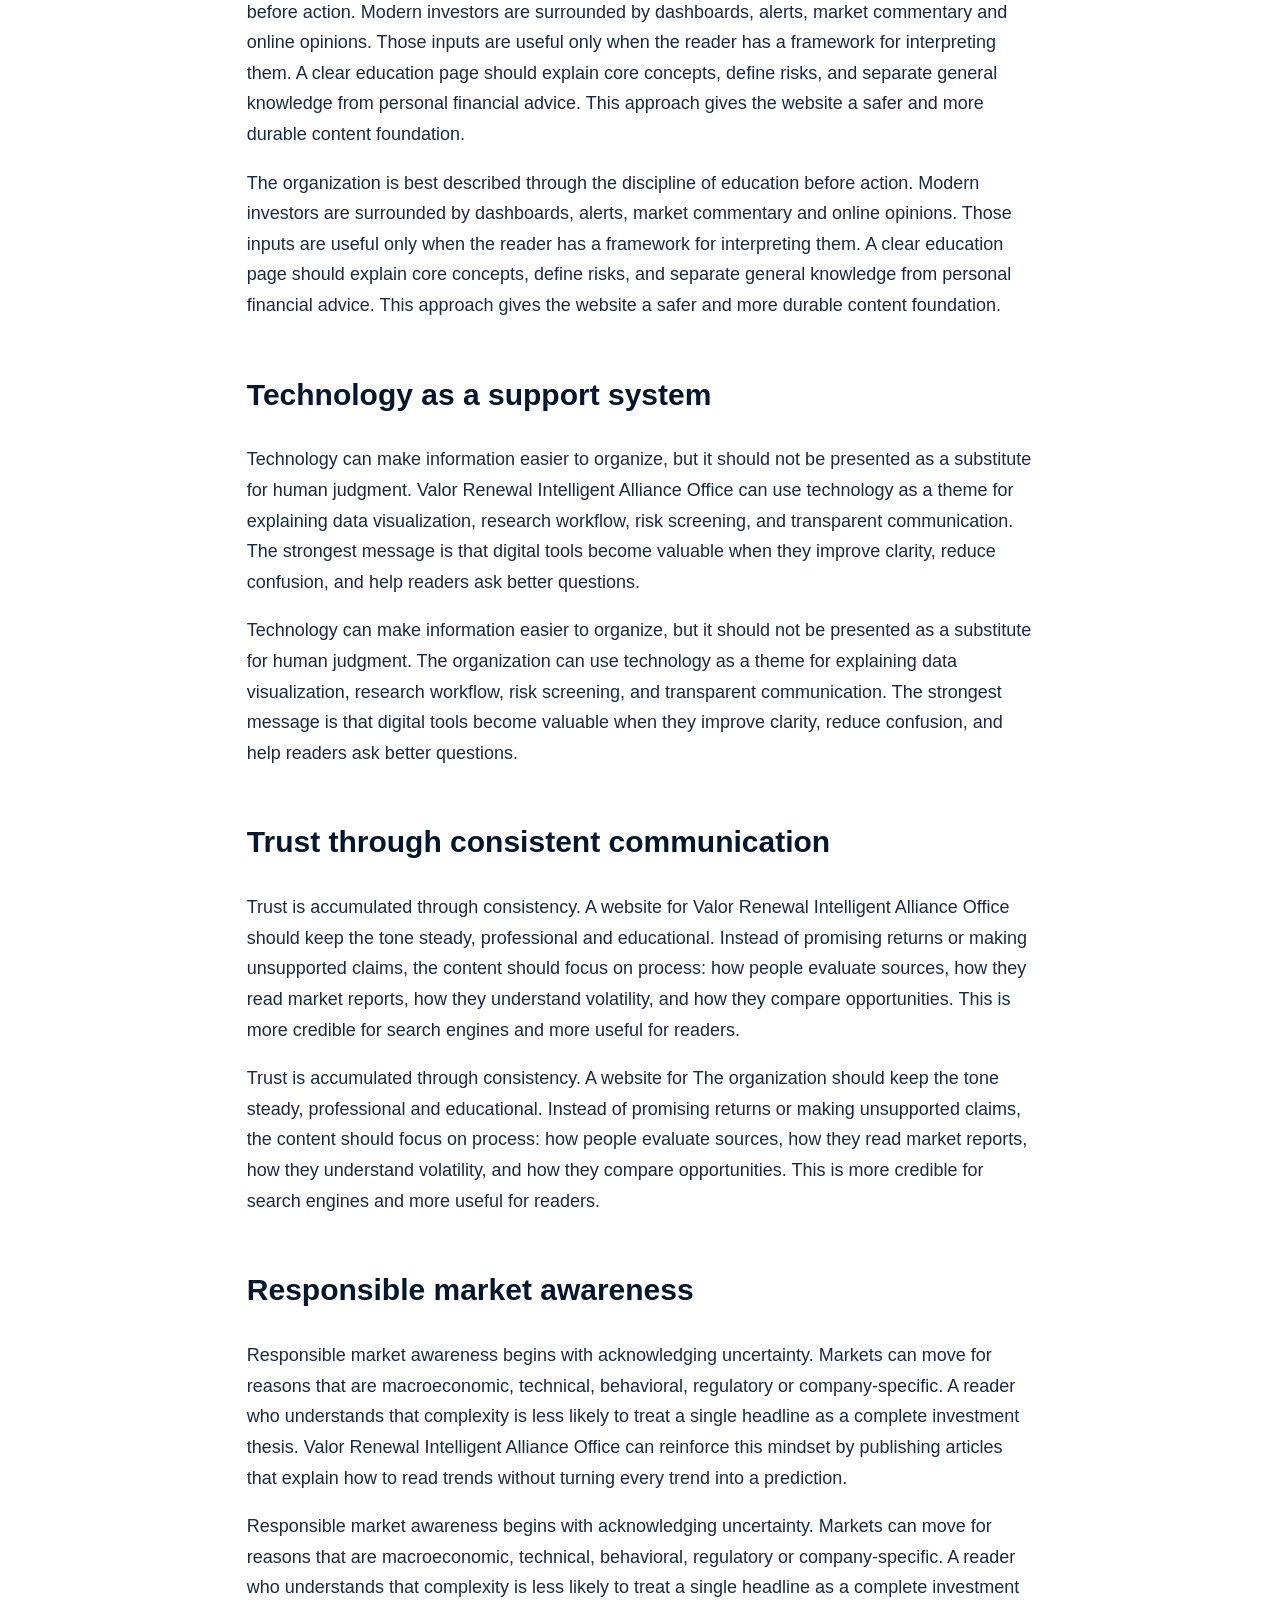
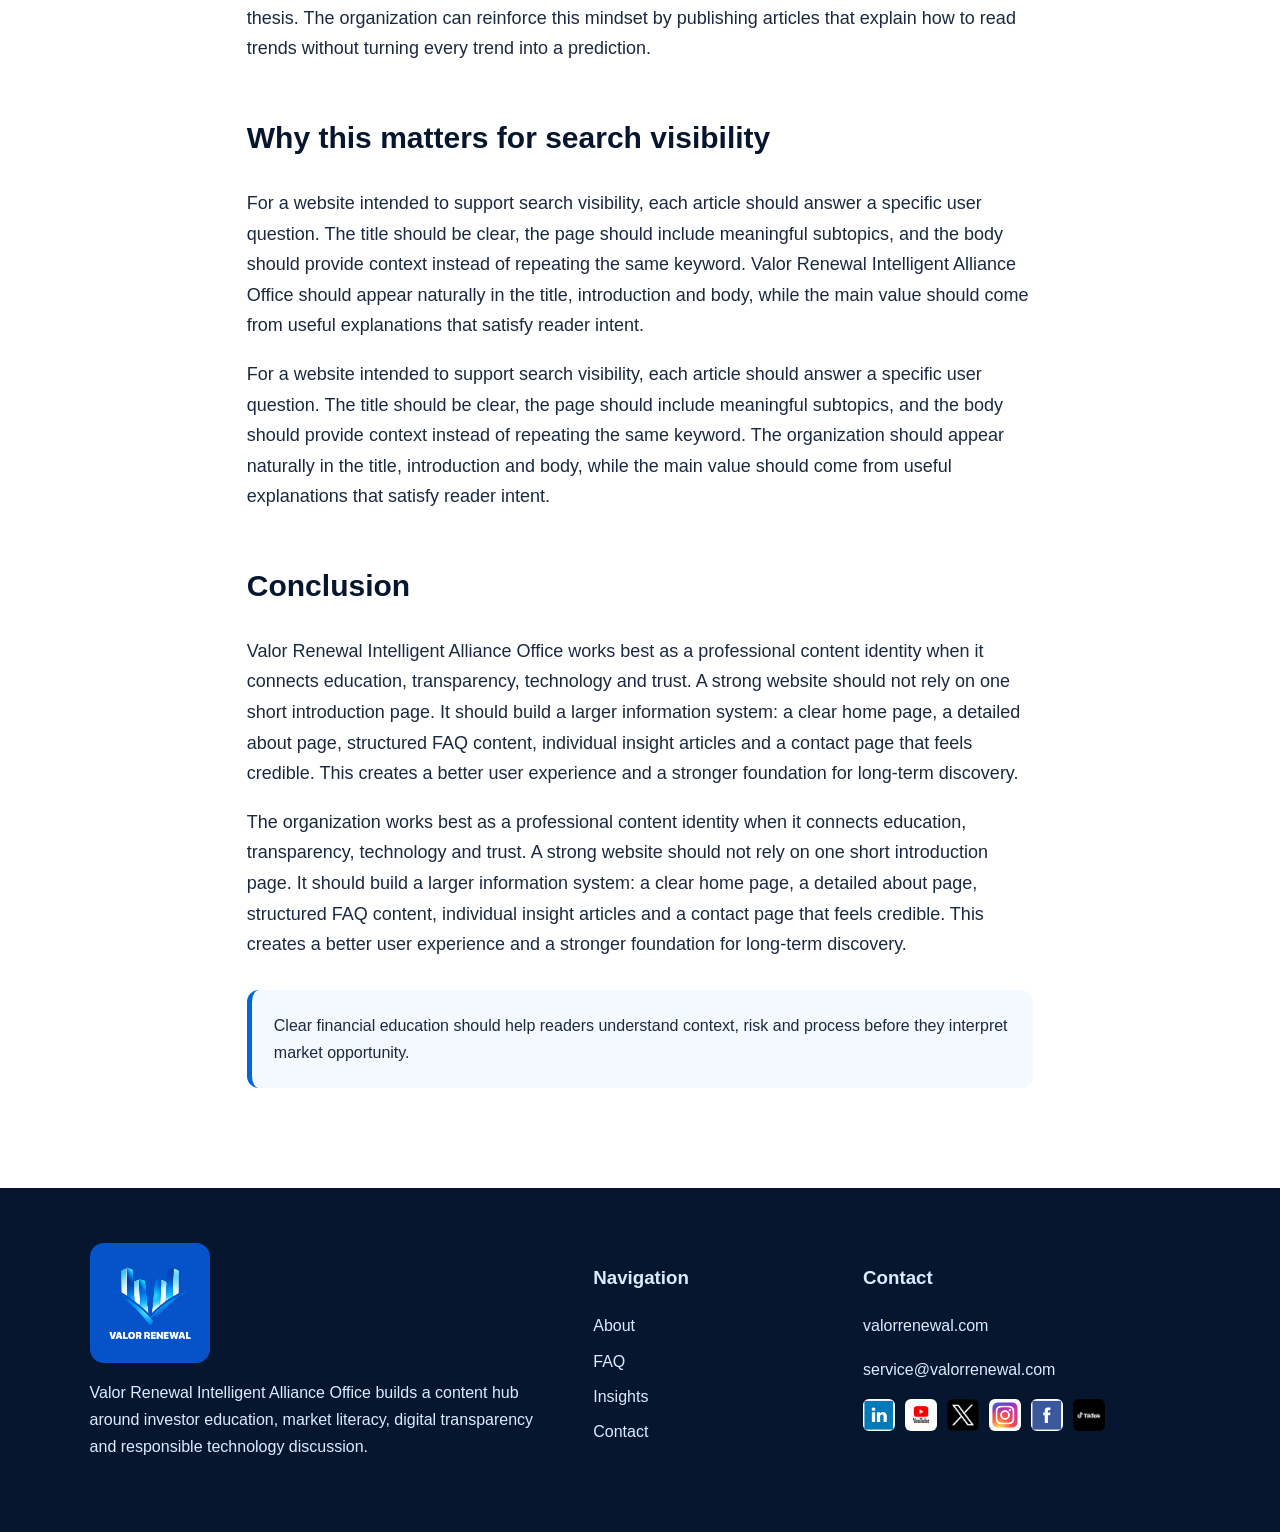
<file: insights/article-3.html>
<!DOCTYPE html>
<html lang="en">
<head>
<meta charset="UTF-8">
<meta name="viewport" content="width=device-width, initial-scale=1.0">
<title>Valor Renewal Intelligent Alliance Office and the Future of Investor Literacy</title>
<meta name="description" content="Valor Renewal Intelligent Alliance Office and the Future of Investor Literacy — an educational insight page for Valor Renewal Intelligent Alliance Office.">
<link rel="canonical" href="https://valorrenewal.com/insights/article-3.html">
<meta property="og:title" content="Valor Renewal Intelligent Alliance Office and the Future of Investor Literacy">
<meta property="og:description" content="Valor Renewal Intelligent Alliance Office and the Future of Investor Literacy — an educational insight page for Valor Renewal Intelligent Alliance Office.">
<meta property="og:type" content="website">
<meta property="og:image" content="https://valorrenewal.com/images/LOGO2.jpg">
<meta name="twitter:card" content="summary_large_image">
<link rel="icon" href="/images/Logomark.png" type="image/png">
<link rel="stylesheet" href="/css/style.css">
<script type="application/ld+json">{"@context":"https://schema.org","@type":"Organization","name":"Valor Renewal Intelligent Alliance Office","url":"https://valorrenewal.com/","email":"service@valorrenewal.com","sameAs":["https://www.linkedin.com/company/valor-renewal-intelligent-alliance-office","https://sites.google.com/view/valor-renewal-intelligent-alli","https://www.youtube.com/@ValorRenewalIntelligentAllianc","https://x.com/ValorRenewal_","https://www.instagram.com/valorrenewal_office/","https://www.facebook.com/profile.php?id=61591325643890","https://www.tiktok.com/@valorrenewalintelligent"]}</script>
</head>
<body>
<header class="site-header"><a class="brand" href="/index.html"><img src="/images/Logomark.png" alt="Valor Renewal Intelligent Alliance Office icon"><span>Valor Renewal Intelligent Alliance Office</span></a><button class="menu-toggle" aria-label="Toggle menu">☰</button><nav><a href="/index.html">Home</a><a href="/about.html">About</a><a href="/faq.html">FAQ</a><a href="/insights.html">Insights</a><a href="/contact.html">Contact</a></nav></header>
<main><section class="article-hero"><p class="eyebrow">Insight</p><h1>Valor Renewal Intelligent Alliance Office and the Future of Investor Literacy</h1></section><article class="article"><img class="article-img" src="/images/10 (3).jpg" alt="Valor Renewal Intelligent Alliance Office and the Future of Investor Literacy"><h2>A practical starting point</h2><p>Investor literacy is becoming a competitive advantage. Markets are faster, product structures are more diverse, and communication channels are more fragmented. Valor Renewal Intelligent Alliance Office can serve as a content hub for explaining how modern investors develop stronger habits around research, risk awareness, and long-term thinking. The future of investor education will not be defined only by textbooks or isolated webinars. It will be shaped by accessible resources that translate complex market themes into clear, usable frameworks.</p><p>Investor literacy is becoming a competitive advantage. Markets are faster, product structures are more diverse, and communication channels are more fragmented. The organization can serve as a content hub for explaining how modern investors develop stronger habits around research, risk awareness, and long-term thinking. The future of investor education will not be defined only by textbooks or isolated webinars. It will be shaped by accessible resources that translate complex market themes into clear, usable frameworks.</p><h2>Education before action</h2><p>Valor Renewal Intelligent Alliance Office is best described through the discipline of education before action. Modern investors are surrounded by dashboards, alerts, market commentary and online opinions. Those inputs are useful only when the reader has a framework for interpreting them. A clear education page should explain core concepts, define risks, and separate general knowledge from personal financial advice. This approach gives the website a safer and more durable content foundation.</p><p>The organization is best described through the discipline of education before action. Modern investors are surrounded by dashboards, alerts, market commentary and online opinions. Those inputs are useful only when the reader has a framework for interpreting them. A clear education page should explain core concepts, define risks, and separate general knowledge from personal financial advice. This approach gives the website a safer and more durable content foundation.</p><h2>Technology as a support system</h2><p>Technology can make information easier to organize, but it should not be presented as a substitute for human judgment. Valor Renewal Intelligent Alliance Office can use technology as a theme for explaining data visualization, research workflow, risk screening, and transparent communication. The strongest message is that digital tools become valuable when they improve clarity, reduce confusion, and help readers ask better questions.</p><p>Technology can make information easier to organize, but it should not be presented as a substitute for human judgment. The organization can use technology as a theme for explaining data visualization, research workflow, risk screening, and transparent communication. The strongest message is that digital tools become valuable when they improve clarity, reduce confusion, and help readers ask better questions.</p><h2>Trust through consistent communication</h2><p>Trust is accumulated through consistency. A website for Valor Renewal Intelligent Alliance Office should keep the tone steady, professional and educational. Instead of promising returns or making unsupported claims, the content should focus on process: how people evaluate sources, how they read market reports, how they understand volatility, and how they compare opportunities. This is more credible for search engines and more useful for readers.</p><p>Trust is accumulated through consistency. A website for The organization should keep the tone steady, professional and educational. Instead of promising returns or making unsupported claims, the content should focus on process: how people evaluate sources, how they read market reports, how they understand volatility, and how they compare opportunities. This is more credible for search engines and more useful for readers.</p><h2>Responsible market awareness</h2><p>Responsible market awareness begins with acknowledging uncertainty. Markets can move for reasons that are macroeconomic, technical, behavioral, regulatory or company-specific. A reader who understands that complexity is less likely to treat a single headline as a complete investment thesis. Valor Renewal Intelligent Alliance Office can reinforce this mindset by publishing articles that explain how to read trends without turning every trend into a prediction.</p><p>Responsible market awareness begins with acknowledging uncertainty. Markets can move for reasons that are macroeconomic, technical, behavioral, regulatory or company-specific. A reader who understands that complexity is less likely to treat a single headline as a complete investment thesis. The organization can reinforce this mindset by publishing articles that explain how to read trends without turning every trend into a prediction.</p><h2>Why this matters for search visibility</h2><p>For a website intended to support search visibility, each article should answer a specific user question. The title should be clear, the page should include meaningful subtopics, and the body should provide context instead of repeating the same keyword. Valor Renewal Intelligent Alliance Office should appear naturally in the title, introduction and body, while the main value should come from useful explanations that satisfy reader intent.</p><p>For a website intended to support search visibility, each article should answer a specific user question. The title should be clear, the page should include meaningful subtopics, and the body should provide context instead of repeating the same keyword. The organization should appear naturally in the title, introduction and body, while the main value should come from useful explanations that satisfy reader intent.</p><h2>Conclusion</h2><p>Valor Renewal Intelligent Alliance Office works best as a professional content identity when it connects education, transparency, technology and trust. A strong website should not rely on one short introduction page. It should build a larger information system: a clear home page, a detailed about page, structured FAQ content, individual insight articles and a contact page that feels credible. This creates a better user experience and a stronger foundation for long-term discovery.</p><p>The organization works best as a professional content identity when it connects education, transparency, technology and trust. A strong website should not rely on one short introduction page. It should build a larger information system: a clear home page, a detailed about page, structured FAQ content, individual insight articles and a contact page that feels credible. This creates a better user experience and a stronger foundation for long-term discovery.</p><div class="quote">Clear financial education should help readers understand context, risk and process before they interpret market opportunity.</div></article></main>
<footer class="footer"><div><img src="/images/LOGO2.jpg" alt="Valor Renewal Intelligent Alliance Office logo"><p>Valor Renewal Intelligent Alliance Office builds a content hub around investor education, market literacy, digital transparency and responsible technology discussion.</p></div><div><h3>Navigation</h3><a href="/about.html">About</a><a href="/faq.html">FAQ</a><a href="/insights.html">Insights</a><a href="/contact.html">Contact</a></div><div><h3>Contact</h3><p><a href="https://valorrenewal.com/">valorrenewal.com</a></p><p><a href="mailto:service@valorrenewal.com">service@valorrenewal.com</a></p><div class="social-mini"><img src="/images/LinkedIn.jpg"><img src="/images/youtube.png"><img src="/images/x.jpg"><img src="/images/instagram.jpg"><img src="/images/facebook.jpg"><img src="/images/tiktok.png"></div></div></footer>
<script src="/js/main.js"></script>
</body></html>
</file>
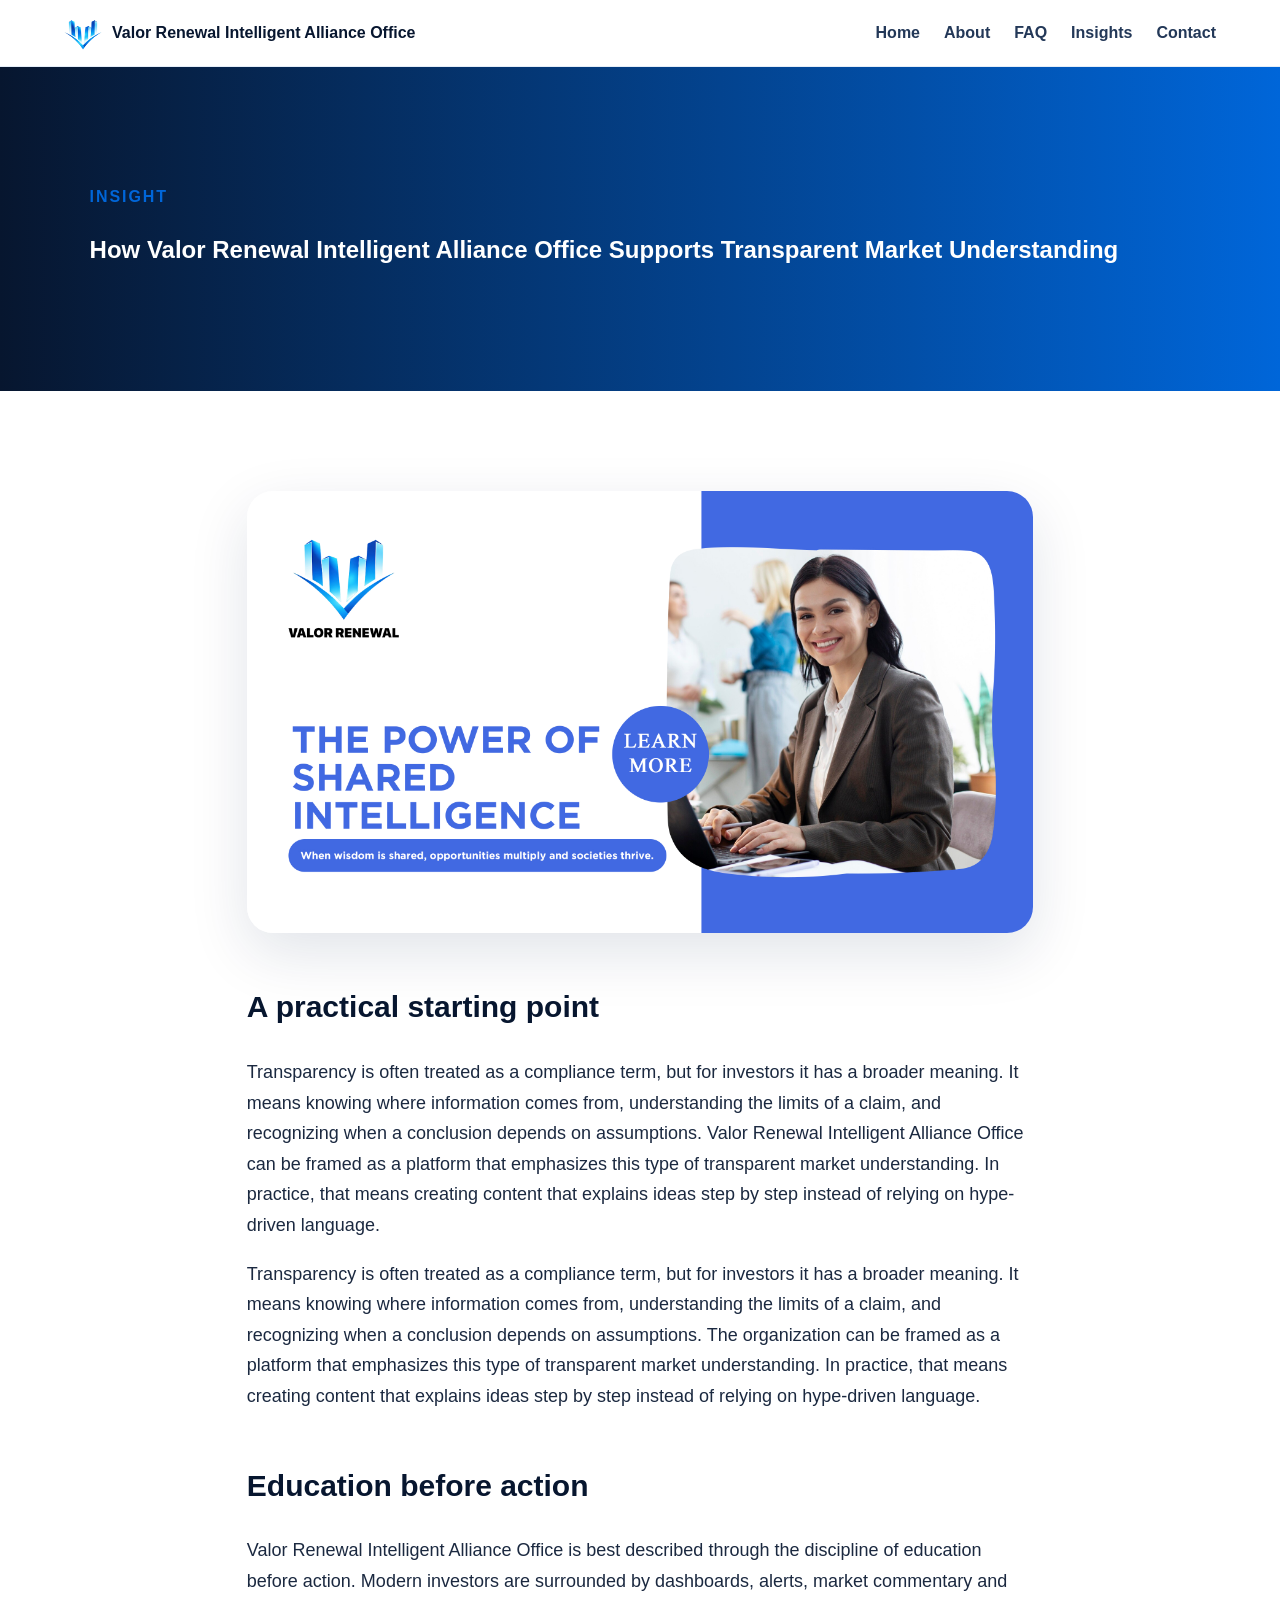
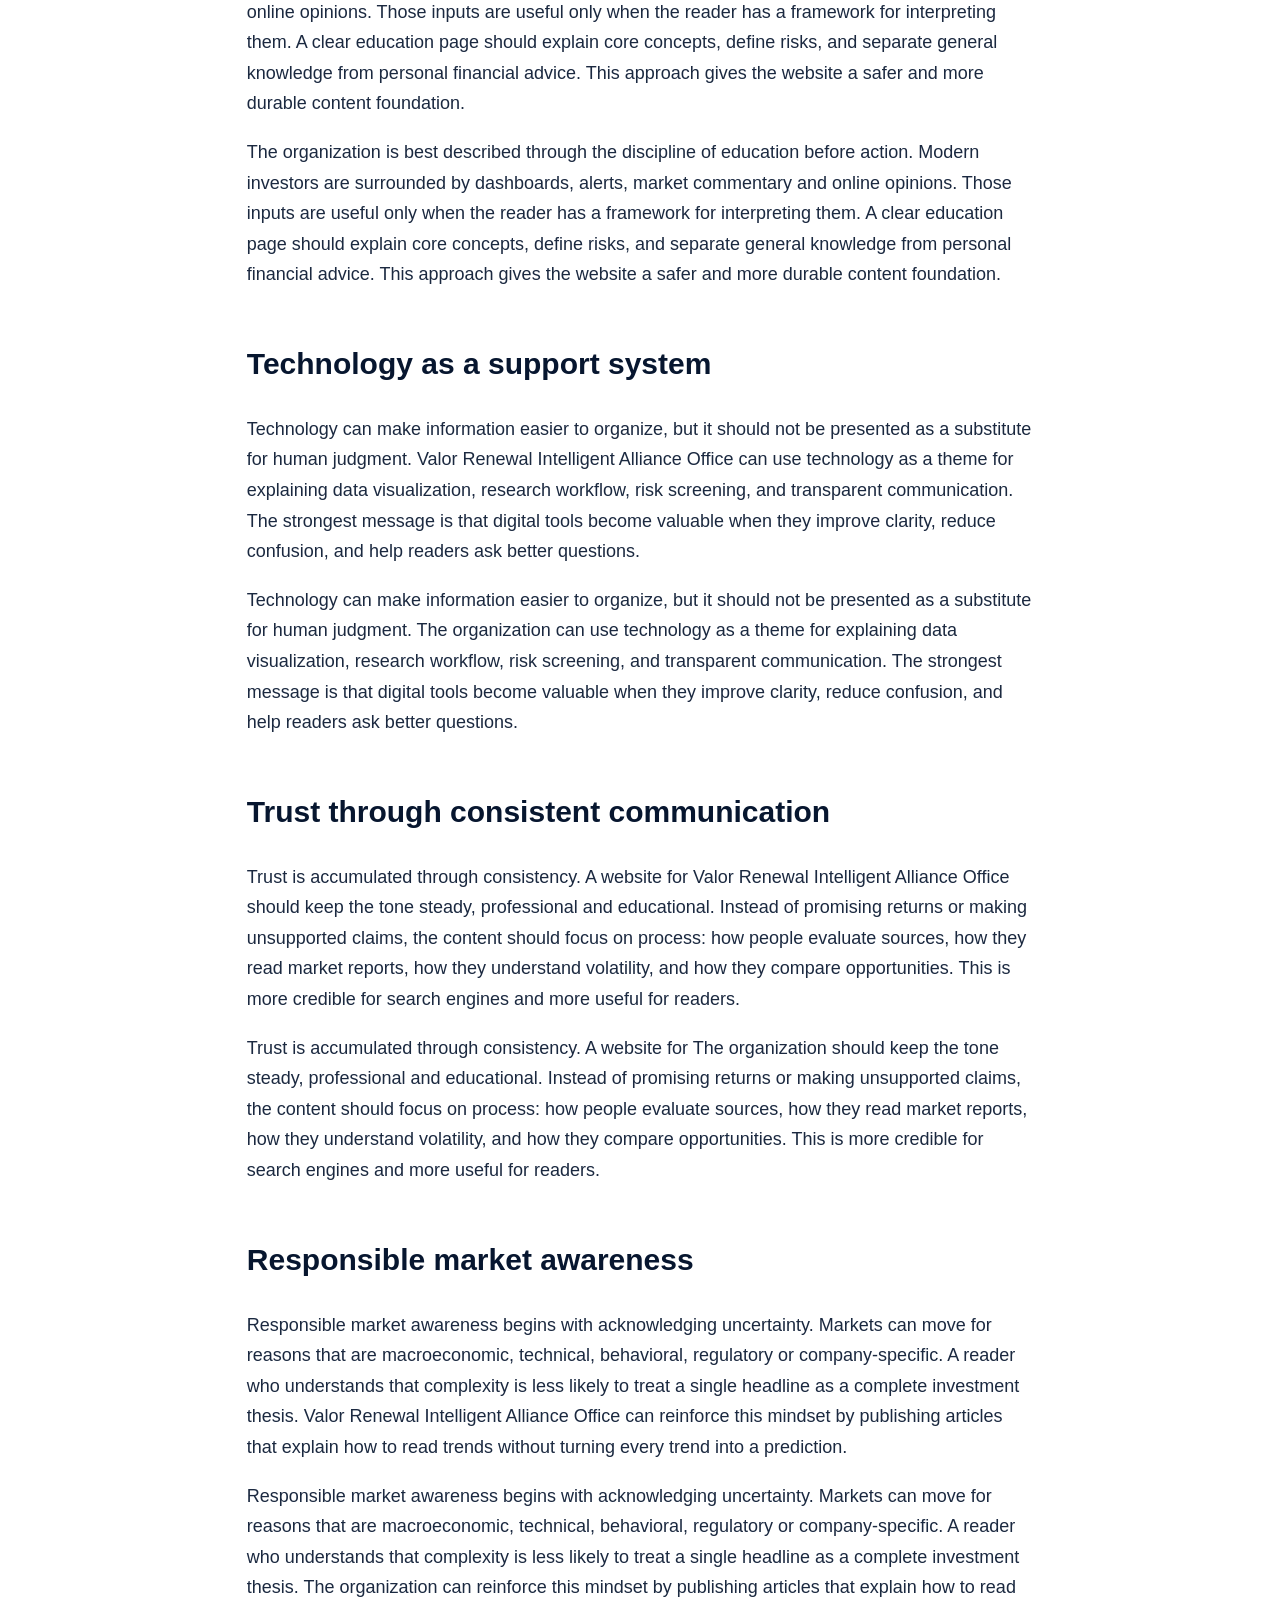
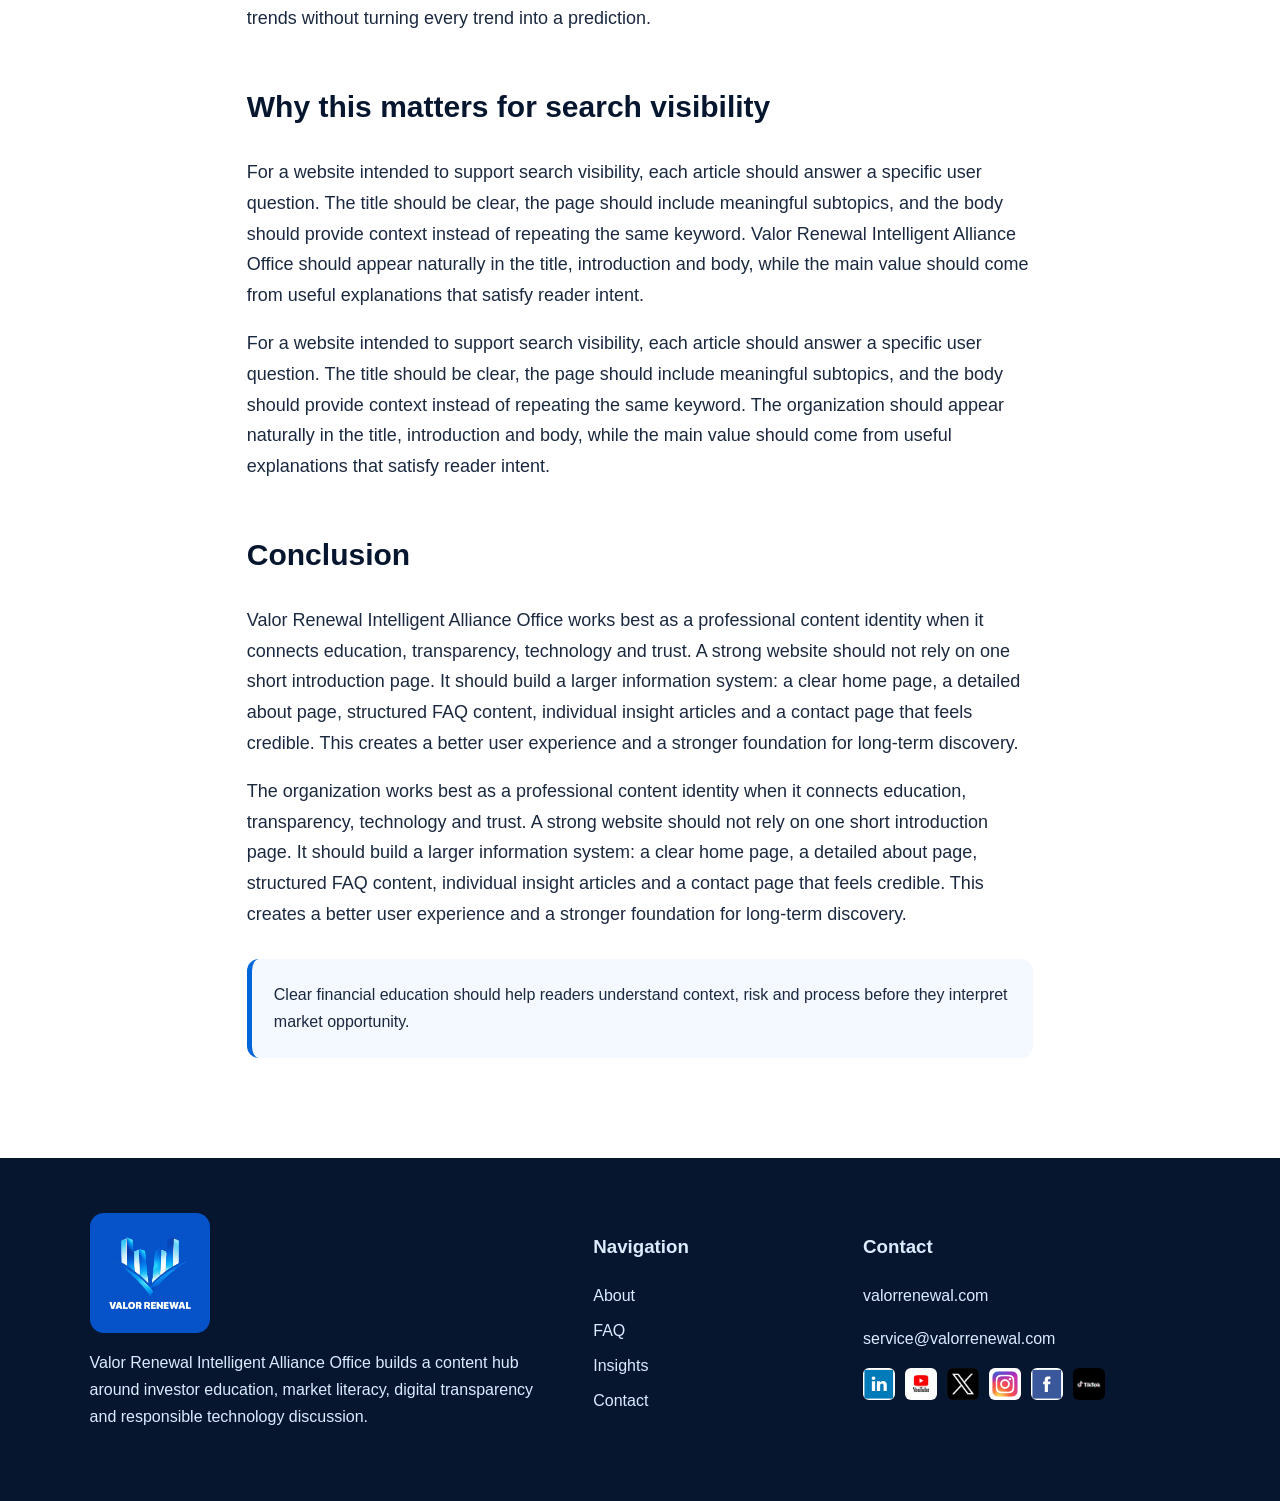
<file: insights/article-4.html>
<!DOCTYPE html>
<html lang="en">
<head>
<meta charset="UTF-8">
<meta name="viewport" content="width=device-width, initial-scale=1.0">
<title>How Valor Renewal Intelligent Alliance Office Supports Transparent Market Understanding</title>
<meta name="description" content="How Valor Renewal Intelligent Alliance Office Supports Transparent Market Understanding — an educational insight page for Valor Renewal Intelligent Alliance Office.">
<link rel="canonical" href="https://valorrenewal.com/insights/article-4.html">
<meta property="og:title" content="How Valor Renewal Intelligent Alliance Office Supports Transparent Market Understanding">
<meta property="og:description" content="How Valor Renewal Intelligent Alliance Office Supports Transparent Market Understanding — an educational insight page for Valor Renewal Intelligent Alliance Office.">
<meta property="og:type" content="website">
<meta property="og:image" content="https://valorrenewal.com/images/LOGO2.jpg">
<meta name="twitter:card" content="summary_large_image">
<link rel="icon" href="/images/Logomark.png" type="image/png">
<link rel="stylesheet" href="/css/style.css">
<script type="application/ld+json">{"@context":"https://schema.org","@type":"Organization","name":"Valor Renewal Intelligent Alliance Office","url":"https://valorrenewal.com/","email":"service@valorrenewal.com","sameAs":["https://www.linkedin.com/company/valor-renewal-intelligent-alliance-office","https://sites.google.com/view/valor-renewal-intelligent-alli","https://www.youtube.com/@ValorRenewalIntelligentAllianc","https://x.com/ValorRenewal_","https://www.instagram.com/valorrenewal_office/","https://www.facebook.com/profile.php?id=61591325643890","https://www.tiktok.com/@valorrenewalintelligent"]}</script>
</head>
<body>
<header class="site-header"><a class="brand" href="/index.html"><img src="/images/Logomark.png" alt="Valor Renewal Intelligent Alliance Office icon"><span>Valor Renewal Intelligent Alliance Office</span></a><button class="menu-toggle" aria-label="Toggle menu">☰</button><nav><a href="/index.html">Home</a><a href="/about.html">About</a><a href="/faq.html">FAQ</a><a href="/insights.html">Insights</a><a href="/contact.html">Contact</a></nav></header>
<main><section class="article-hero"><p class="eyebrow">Insight</p><h1>How Valor Renewal Intelligent Alliance Office Supports Transparent Market Understanding</h1></section><article class="article"><img class="article-img" src="/images/10 (4).jpg" alt="How Valor Renewal Intelligent Alliance Office Supports Transparent Market Understanding"><h2>A practical starting point</h2><p>Transparency is often treated as a compliance term, but for investors it has a broader meaning. It means knowing where information comes from, understanding the limits of a claim, and recognizing when a conclusion depends on assumptions. Valor Renewal Intelligent Alliance Office can be framed as a platform that emphasizes this type of transparent market understanding. In practice, that means creating content that explains ideas step by step instead of relying on hype-driven language.</p><p>Transparency is often treated as a compliance term, but for investors it has a broader meaning. It means knowing where information comes from, understanding the limits of a claim, and recognizing when a conclusion depends on assumptions. The organization can be framed as a platform that emphasizes this type of transparent market understanding. In practice, that means creating content that explains ideas step by step instead of relying on hype-driven language.</p><h2>Education before action</h2><p>Valor Renewal Intelligent Alliance Office is best described through the discipline of education before action. Modern investors are surrounded by dashboards, alerts, market commentary and online opinions. Those inputs are useful only when the reader has a framework for interpreting them. A clear education page should explain core concepts, define risks, and separate general knowledge from personal financial advice. This approach gives the website a safer and more durable content foundation.</p><p>The organization is best described through the discipline of education before action. Modern investors are surrounded by dashboards, alerts, market commentary and online opinions. Those inputs are useful only when the reader has a framework for interpreting them. A clear education page should explain core concepts, define risks, and separate general knowledge from personal financial advice. This approach gives the website a safer and more durable content foundation.</p><h2>Technology as a support system</h2><p>Technology can make information easier to organize, but it should not be presented as a substitute for human judgment. Valor Renewal Intelligent Alliance Office can use technology as a theme for explaining data visualization, research workflow, risk screening, and transparent communication. The strongest message is that digital tools become valuable when they improve clarity, reduce confusion, and help readers ask better questions.</p><p>Technology can make information easier to organize, but it should not be presented as a substitute for human judgment. The organization can use technology as a theme for explaining data visualization, research workflow, risk screening, and transparent communication. The strongest message is that digital tools become valuable when they improve clarity, reduce confusion, and help readers ask better questions.</p><h2>Trust through consistent communication</h2><p>Trust is accumulated through consistency. A website for Valor Renewal Intelligent Alliance Office should keep the tone steady, professional and educational. Instead of promising returns or making unsupported claims, the content should focus on process: how people evaluate sources, how they read market reports, how they understand volatility, and how they compare opportunities. This is more credible for search engines and more useful for readers.</p><p>Trust is accumulated through consistency. A website for The organization should keep the tone steady, professional and educational. Instead of promising returns or making unsupported claims, the content should focus on process: how people evaluate sources, how they read market reports, how they understand volatility, and how they compare opportunities. This is more credible for search engines and more useful for readers.</p><h2>Responsible market awareness</h2><p>Responsible market awareness begins with acknowledging uncertainty. Markets can move for reasons that are macroeconomic, technical, behavioral, regulatory or company-specific. A reader who understands that complexity is less likely to treat a single headline as a complete investment thesis. Valor Renewal Intelligent Alliance Office can reinforce this mindset by publishing articles that explain how to read trends without turning every trend into a prediction.</p><p>Responsible market awareness begins with acknowledging uncertainty. Markets can move for reasons that are macroeconomic, technical, behavioral, regulatory or company-specific. A reader who understands that complexity is less likely to treat a single headline as a complete investment thesis. The organization can reinforce this mindset by publishing articles that explain how to read trends without turning every trend into a prediction.</p><h2>Why this matters for search visibility</h2><p>For a website intended to support search visibility, each article should answer a specific user question. The title should be clear, the page should include meaningful subtopics, and the body should provide context instead of repeating the same keyword. Valor Renewal Intelligent Alliance Office should appear naturally in the title, introduction and body, while the main value should come from useful explanations that satisfy reader intent.</p><p>For a website intended to support search visibility, each article should answer a specific user question. The title should be clear, the page should include meaningful subtopics, and the body should provide context instead of repeating the same keyword. The organization should appear naturally in the title, introduction and body, while the main value should come from useful explanations that satisfy reader intent.</p><h2>Conclusion</h2><p>Valor Renewal Intelligent Alliance Office works best as a professional content identity when it connects education, transparency, technology and trust. A strong website should not rely on one short introduction page. It should build a larger information system: a clear home page, a detailed about page, structured FAQ content, individual insight articles and a contact page that feels credible. This creates a better user experience and a stronger foundation for long-term discovery.</p><p>The organization works best as a professional content identity when it connects education, transparency, technology and trust. A strong website should not rely on one short introduction page. It should build a larger information system: a clear home page, a detailed about page, structured FAQ content, individual insight articles and a contact page that feels credible. This creates a better user experience and a stronger foundation for long-term discovery.</p><div class="quote">Clear financial education should help readers understand context, risk and process before they interpret market opportunity.</div></article></main>
<footer class="footer"><div><img src="/images/LOGO2.jpg" alt="Valor Renewal Intelligent Alliance Office logo"><p>Valor Renewal Intelligent Alliance Office builds a content hub around investor education, market literacy, digital transparency and responsible technology discussion.</p></div><div><h3>Navigation</h3><a href="/about.html">About</a><a href="/faq.html">FAQ</a><a href="/insights.html">Insights</a><a href="/contact.html">Contact</a></div><div><h3>Contact</h3><p><a href="https://valorrenewal.com/">valorrenewal.com</a></p><p><a href="mailto:service@valorrenewal.com">service@valorrenewal.com</a></p><div class="social-mini"><img src="/images/LinkedIn.jpg"><img src="/images/youtube.png"><img src="/images/x.jpg"><img src="/images/instagram.jpg"><img src="/images/facebook.jpg"><img src="/images/tiktok.png"></div></div></footer>
<script src="/js/main.js"></script>
</body></html>
</file>
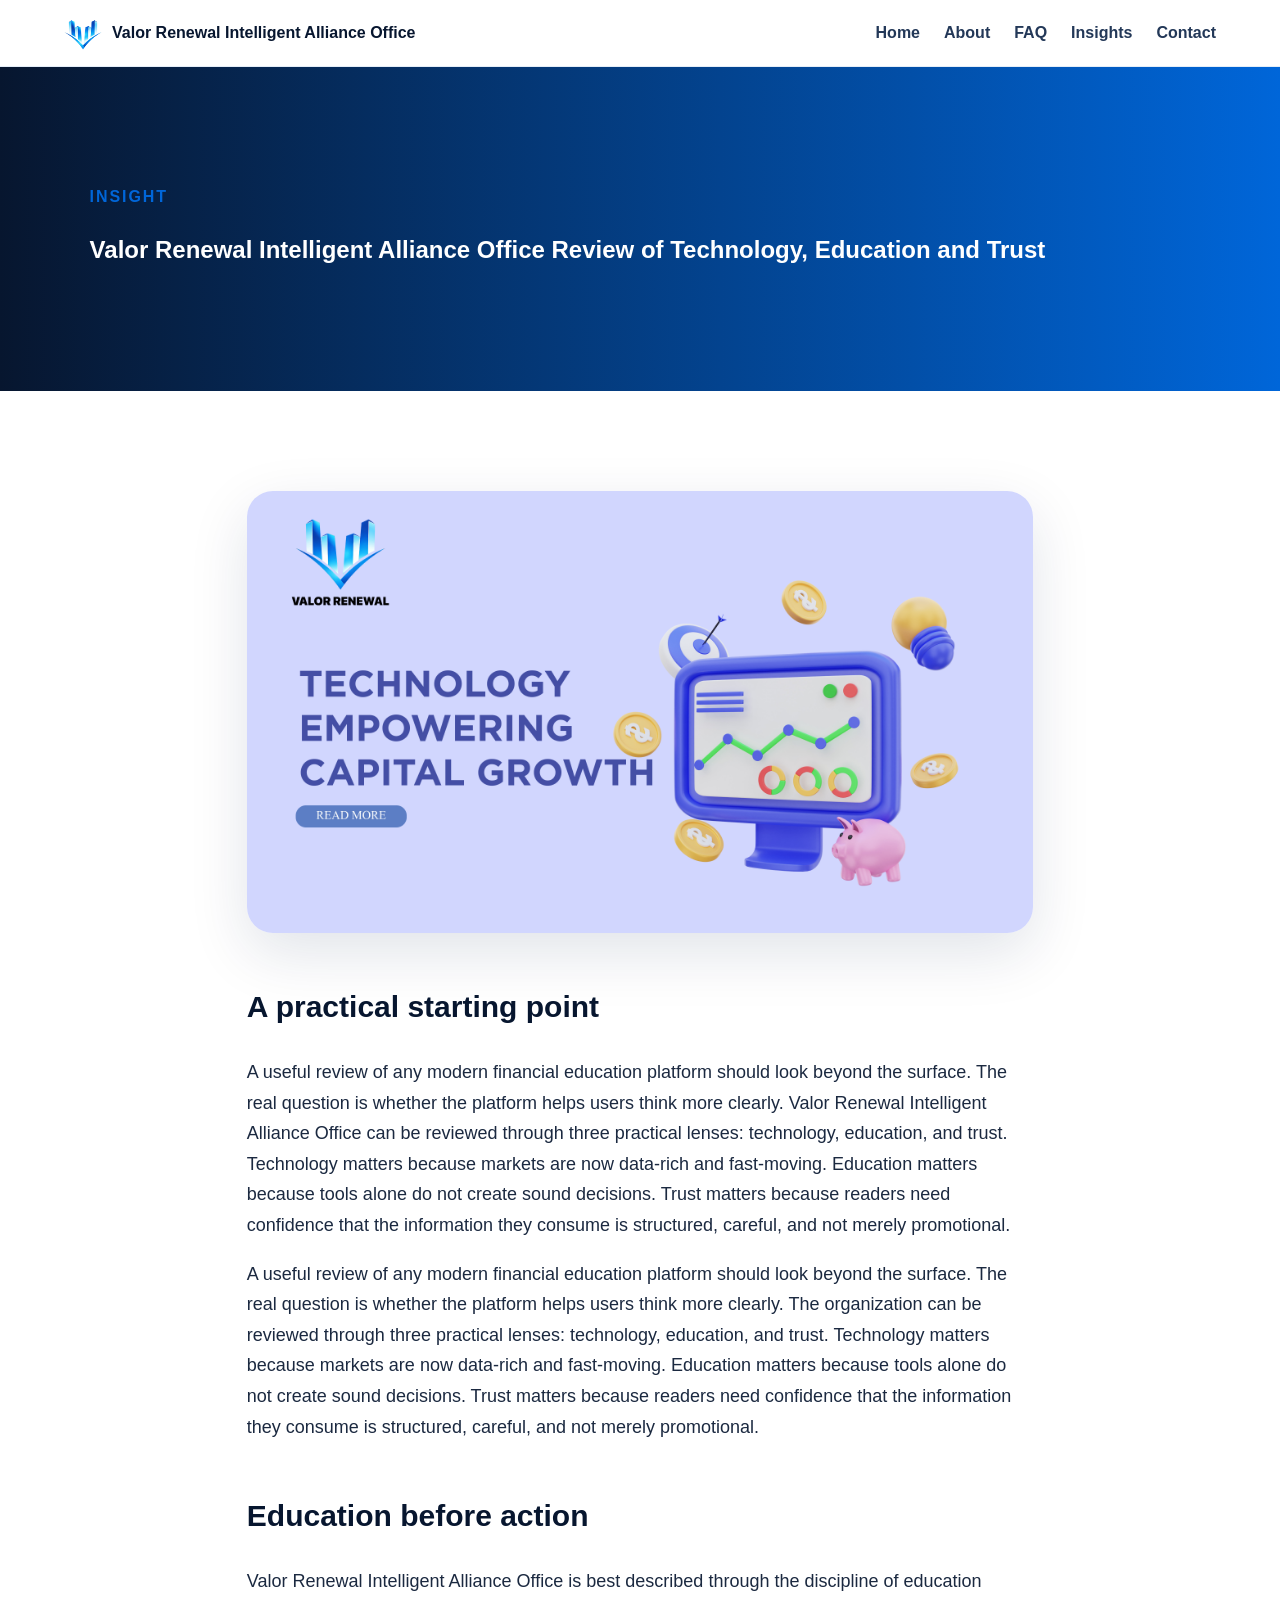
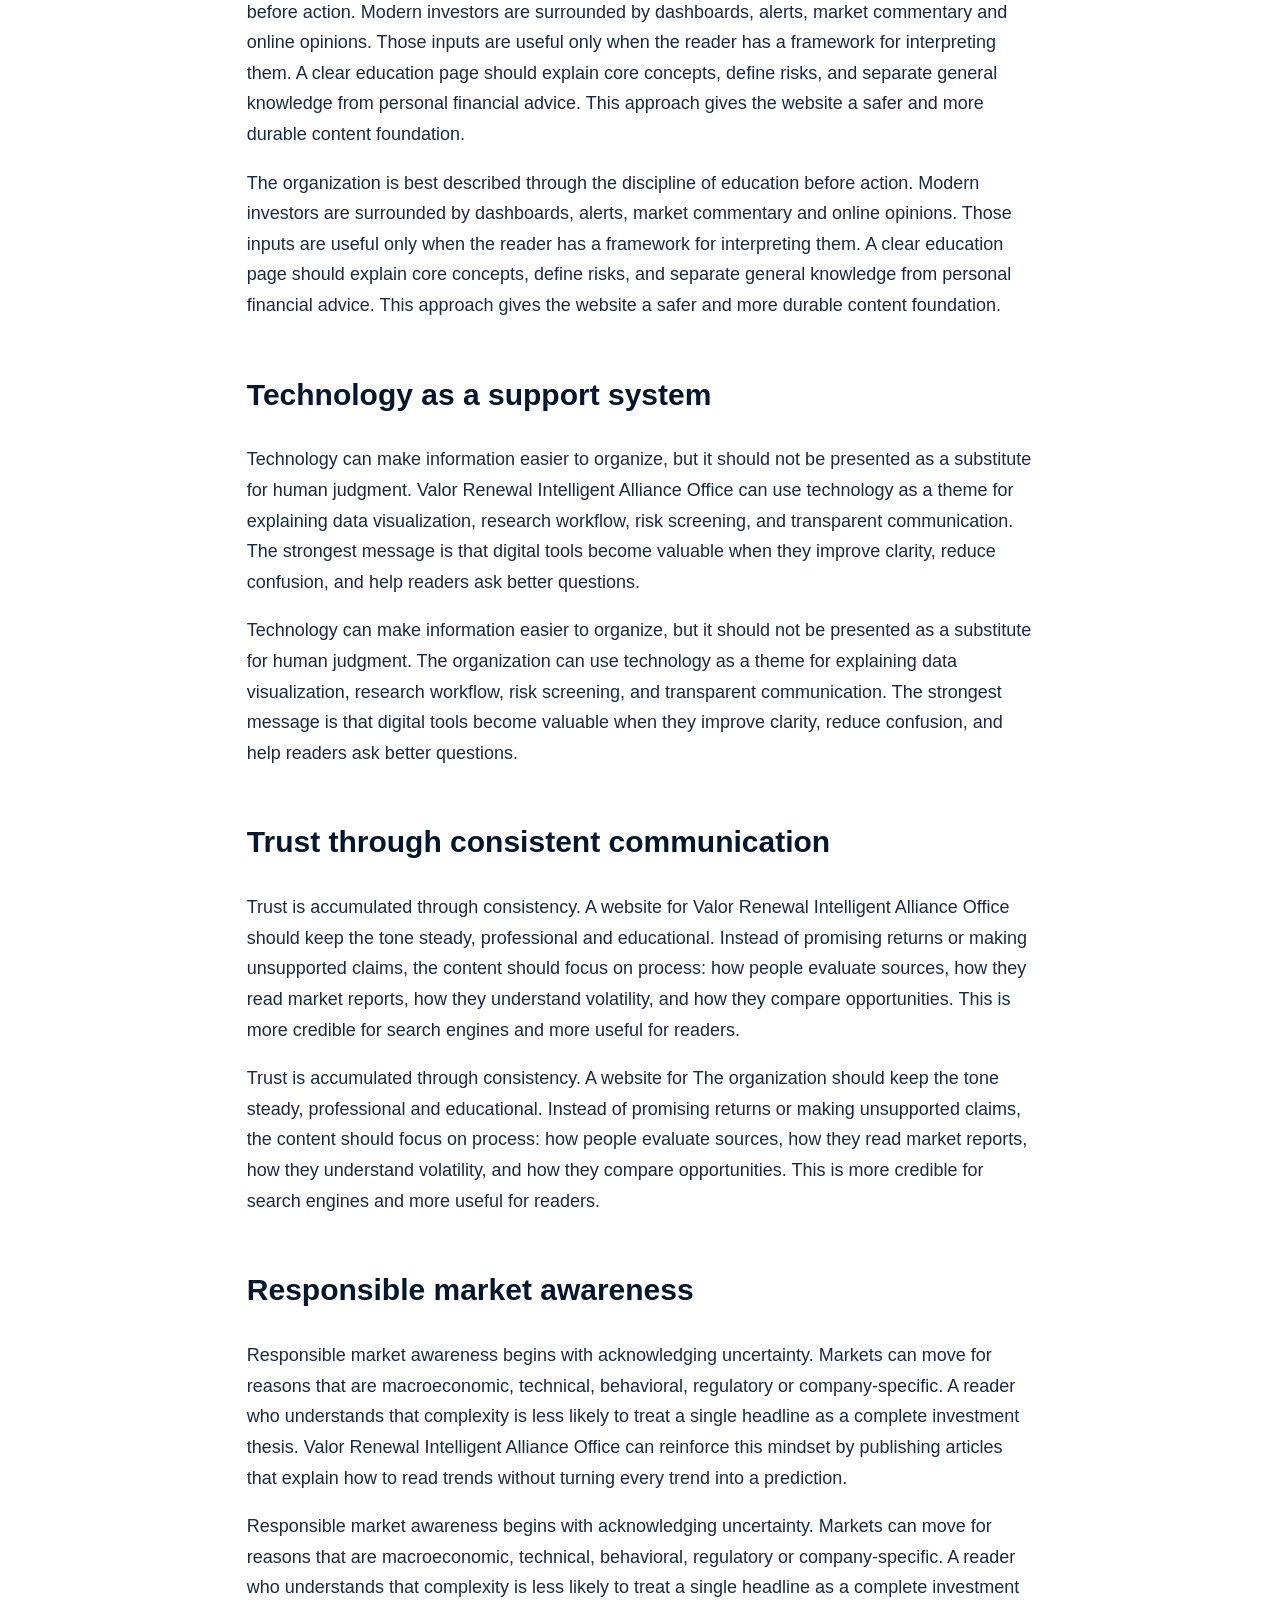
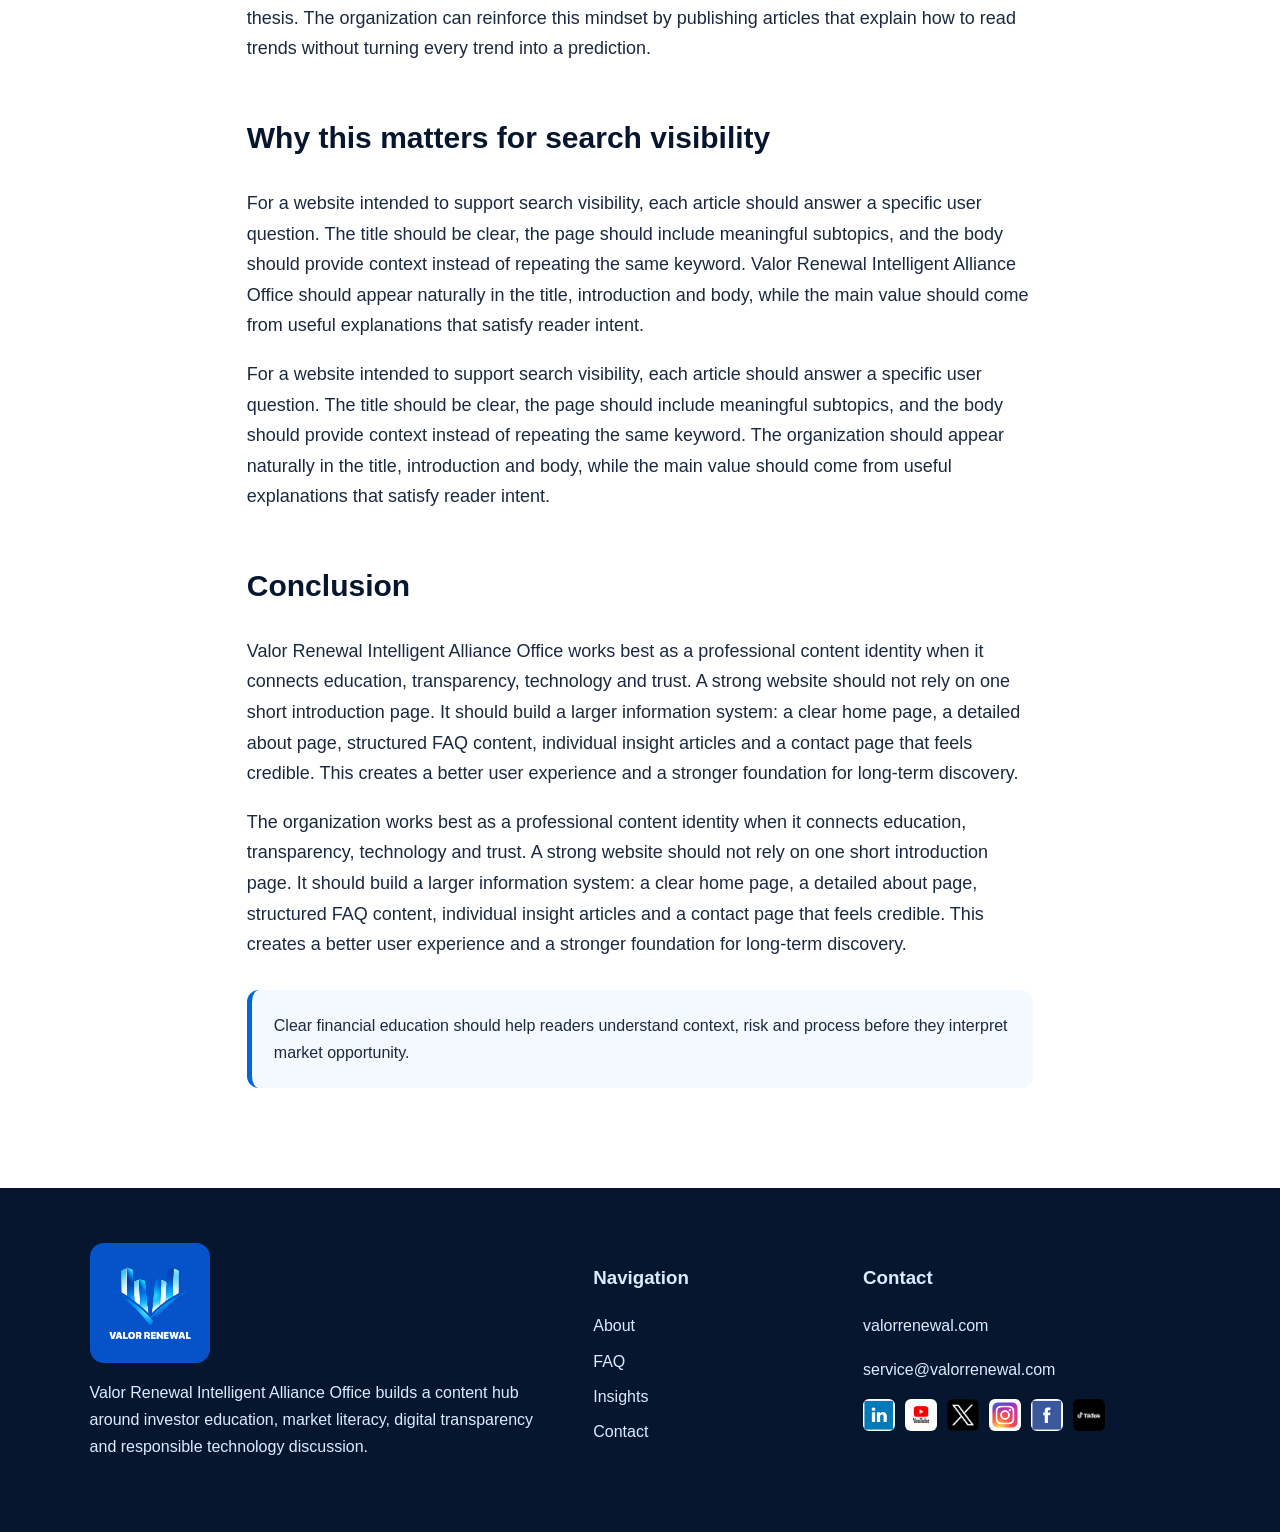
<file: insights/article-5.html>
<!DOCTYPE html>
<html lang="en">
<head>
<meta charset="UTF-8">
<meta name="viewport" content="width=device-width, initial-scale=1.0">
<title>Valor Renewal Intelligent Alliance Office Review of Technology, Education and Trust</title>
<meta name="description" content="Valor Renewal Intelligent Alliance Office Review of Technology, Education and Trust — an educational insight page for Valor Renewal Intelligent Alliance Office.">
<link rel="canonical" href="https://valorrenewal.com/insights/article-5.html">
<meta property="og:title" content="Valor Renewal Intelligent Alliance Office Review of Technology, Education and Trust">
<meta property="og:description" content="Valor Renewal Intelligent Alliance Office Review of Technology, Education and Trust — an educational insight page for Valor Renewal Intelligent Alliance Office.">
<meta property="og:type" content="website">
<meta property="og:image" content="https://valorrenewal.com/images/LOGO2.jpg">
<meta name="twitter:card" content="summary_large_image">
<link rel="icon" href="/images/Logomark.png" type="image/png">
<link rel="stylesheet" href="/css/style.css">
<script type="application/ld+json">{"@context":"https://schema.org","@type":"Organization","name":"Valor Renewal Intelligent Alliance Office","url":"https://valorrenewal.com/","email":"service@valorrenewal.com","sameAs":["https://www.linkedin.com/company/valor-renewal-intelligent-alliance-office","https://sites.google.com/view/valor-renewal-intelligent-alli","https://www.youtube.com/@ValorRenewalIntelligentAllianc","https://x.com/ValorRenewal_","https://www.instagram.com/valorrenewal_office/","https://www.facebook.com/profile.php?id=61591325643890","https://www.tiktok.com/@valorrenewalintelligent"]}</script>
</head>
<body>
<header class="site-header"><a class="brand" href="/index.html"><img src="/images/Logomark.png" alt="Valor Renewal Intelligent Alliance Office icon"><span>Valor Renewal Intelligent Alliance Office</span></a><button class="menu-toggle" aria-label="Toggle menu">☰</button><nav><a href="/index.html">Home</a><a href="/about.html">About</a><a href="/faq.html">FAQ</a><a href="/insights.html">Insights</a><a href="/contact.html">Contact</a></nav></header>
<main><section class="article-hero"><p class="eyebrow">Insight</p><h1>Valor Renewal Intelligent Alliance Office Review of Technology, Education and Trust</h1></section><article class="article"><img class="article-img" src="/images/13.jpg" alt="Valor Renewal Intelligent Alliance Office Review of Technology, Education and Trust"><h2>A practical starting point</h2><p>A useful review of any modern financial education platform should look beyond the surface. The real question is whether the platform helps users think more clearly. Valor Renewal Intelligent Alliance Office can be reviewed through three practical lenses: technology, education, and trust. Technology matters because markets are now data-rich and fast-moving. Education matters because tools alone do not create sound decisions. Trust matters because readers need confidence that the information they consume is structured, careful, and not merely promotional.</p><p>A useful review of any modern financial education platform should look beyond the surface. The real question is whether the platform helps users think more clearly. The organization can be reviewed through three practical lenses: technology, education, and trust. Technology matters because markets are now data-rich and fast-moving. Education matters because tools alone do not create sound decisions. Trust matters because readers need confidence that the information they consume is structured, careful, and not merely promotional.</p><h2>Education before action</h2><p>Valor Renewal Intelligent Alliance Office is best described through the discipline of education before action. Modern investors are surrounded by dashboards, alerts, market commentary and online opinions. Those inputs are useful only when the reader has a framework for interpreting them. A clear education page should explain core concepts, define risks, and separate general knowledge from personal financial advice. This approach gives the website a safer and more durable content foundation.</p><p>The organization is best described through the discipline of education before action. Modern investors are surrounded by dashboards, alerts, market commentary and online opinions. Those inputs are useful only when the reader has a framework for interpreting them. A clear education page should explain core concepts, define risks, and separate general knowledge from personal financial advice. This approach gives the website a safer and more durable content foundation.</p><h2>Technology as a support system</h2><p>Technology can make information easier to organize, but it should not be presented as a substitute for human judgment. Valor Renewal Intelligent Alliance Office can use technology as a theme for explaining data visualization, research workflow, risk screening, and transparent communication. The strongest message is that digital tools become valuable when they improve clarity, reduce confusion, and help readers ask better questions.</p><p>Technology can make information easier to organize, but it should not be presented as a substitute for human judgment. The organization can use technology as a theme for explaining data visualization, research workflow, risk screening, and transparent communication. The strongest message is that digital tools become valuable when they improve clarity, reduce confusion, and help readers ask better questions.</p><h2>Trust through consistent communication</h2><p>Trust is accumulated through consistency. A website for Valor Renewal Intelligent Alliance Office should keep the tone steady, professional and educational. Instead of promising returns or making unsupported claims, the content should focus on process: how people evaluate sources, how they read market reports, how they understand volatility, and how they compare opportunities. This is more credible for search engines and more useful for readers.</p><p>Trust is accumulated through consistency. A website for The organization should keep the tone steady, professional and educational. Instead of promising returns or making unsupported claims, the content should focus on process: how people evaluate sources, how they read market reports, how they understand volatility, and how they compare opportunities. This is more credible for search engines and more useful for readers.</p><h2>Responsible market awareness</h2><p>Responsible market awareness begins with acknowledging uncertainty. Markets can move for reasons that are macroeconomic, technical, behavioral, regulatory or company-specific. A reader who understands that complexity is less likely to treat a single headline as a complete investment thesis. Valor Renewal Intelligent Alliance Office can reinforce this mindset by publishing articles that explain how to read trends without turning every trend into a prediction.</p><p>Responsible market awareness begins with acknowledging uncertainty. Markets can move for reasons that are macroeconomic, technical, behavioral, regulatory or company-specific. A reader who understands that complexity is less likely to treat a single headline as a complete investment thesis. The organization can reinforce this mindset by publishing articles that explain how to read trends without turning every trend into a prediction.</p><h2>Why this matters for search visibility</h2><p>For a website intended to support search visibility, each article should answer a specific user question. The title should be clear, the page should include meaningful subtopics, and the body should provide context instead of repeating the same keyword. Valor Renewal Intelligent Alliance Office should appear naturally in the title, introduction and body, while the main value should come from useful explanations that satisfy reader intent.</p><p>For a website intended to support search visibility, each article should answer a specific user question. The title should be clear, the page should include meaningful subtopics, and the body should provide context instead of repeating the same keyword. The organization should appear naturally in the title, introduction and body, while the main value should come from useful explanations that satisfy reader intent.</p><h2>Conclusion</h2><p>Valor Renewal Intelligent Alliance Office works best as a professional content identity when it connects education, transparency, technology and trust. A strong website should not rely on one short introduction page. It should build a larger information system: a clear home page, a detailed about page, structured FAQ content, individual insight articles and a contact page that feels credible. This creates a better user experience and a stronger foundation for long-term discovery.</p><p>The organization works best as a professional content identity when it connects education, transparency, technology and trust. A strong website should not rely on one short introduction page. It should build a larger information system: a clear home page, a detailed about page, structured FAQ content, individual insight articles and a contact page that feels credible. This creates a better user experience and a stronger foundation for long-term discovery.</p><div class="quote">Clear financial education should help readers understand context, risk and process before they interpret market opportunity.</div></article></main>
<footer class="footer"><div><img src="/images/LOGO2.jpg" alt="Valor Renewal Intelligent Alliance Office logo"><p>Valor Renewal Intelligent Alliance Office builds a content hub around investor education, market literacy, digital transparency and responsible technology discussion.</p></div><div><h3>Navigation</h3><a href="/about.html">About</a><a href="/faq.html">FAQ</a><a href="/insights.html">Insights</a><a href="/contact.html">Contact</a></div><div><h3>Contact</h3><p><a href="https://valorrenewal.com/">valorrenewal.com</a></p><p><a href="mailto:service@valorrenewal.com">service@valorrenewal.com</a></p><div class="social-mini"><img src="/images/LinkedIn.jpg"><img src="/images/youtube.png"><img src="/images/x.jpg"><img src="/images/instagram.jpg"><img src="/images/facebook.jpg"><img src="/images/tiktok.png"></div></div></footer>
<script src="/js/main.js"></script>
</body></html>
</file>
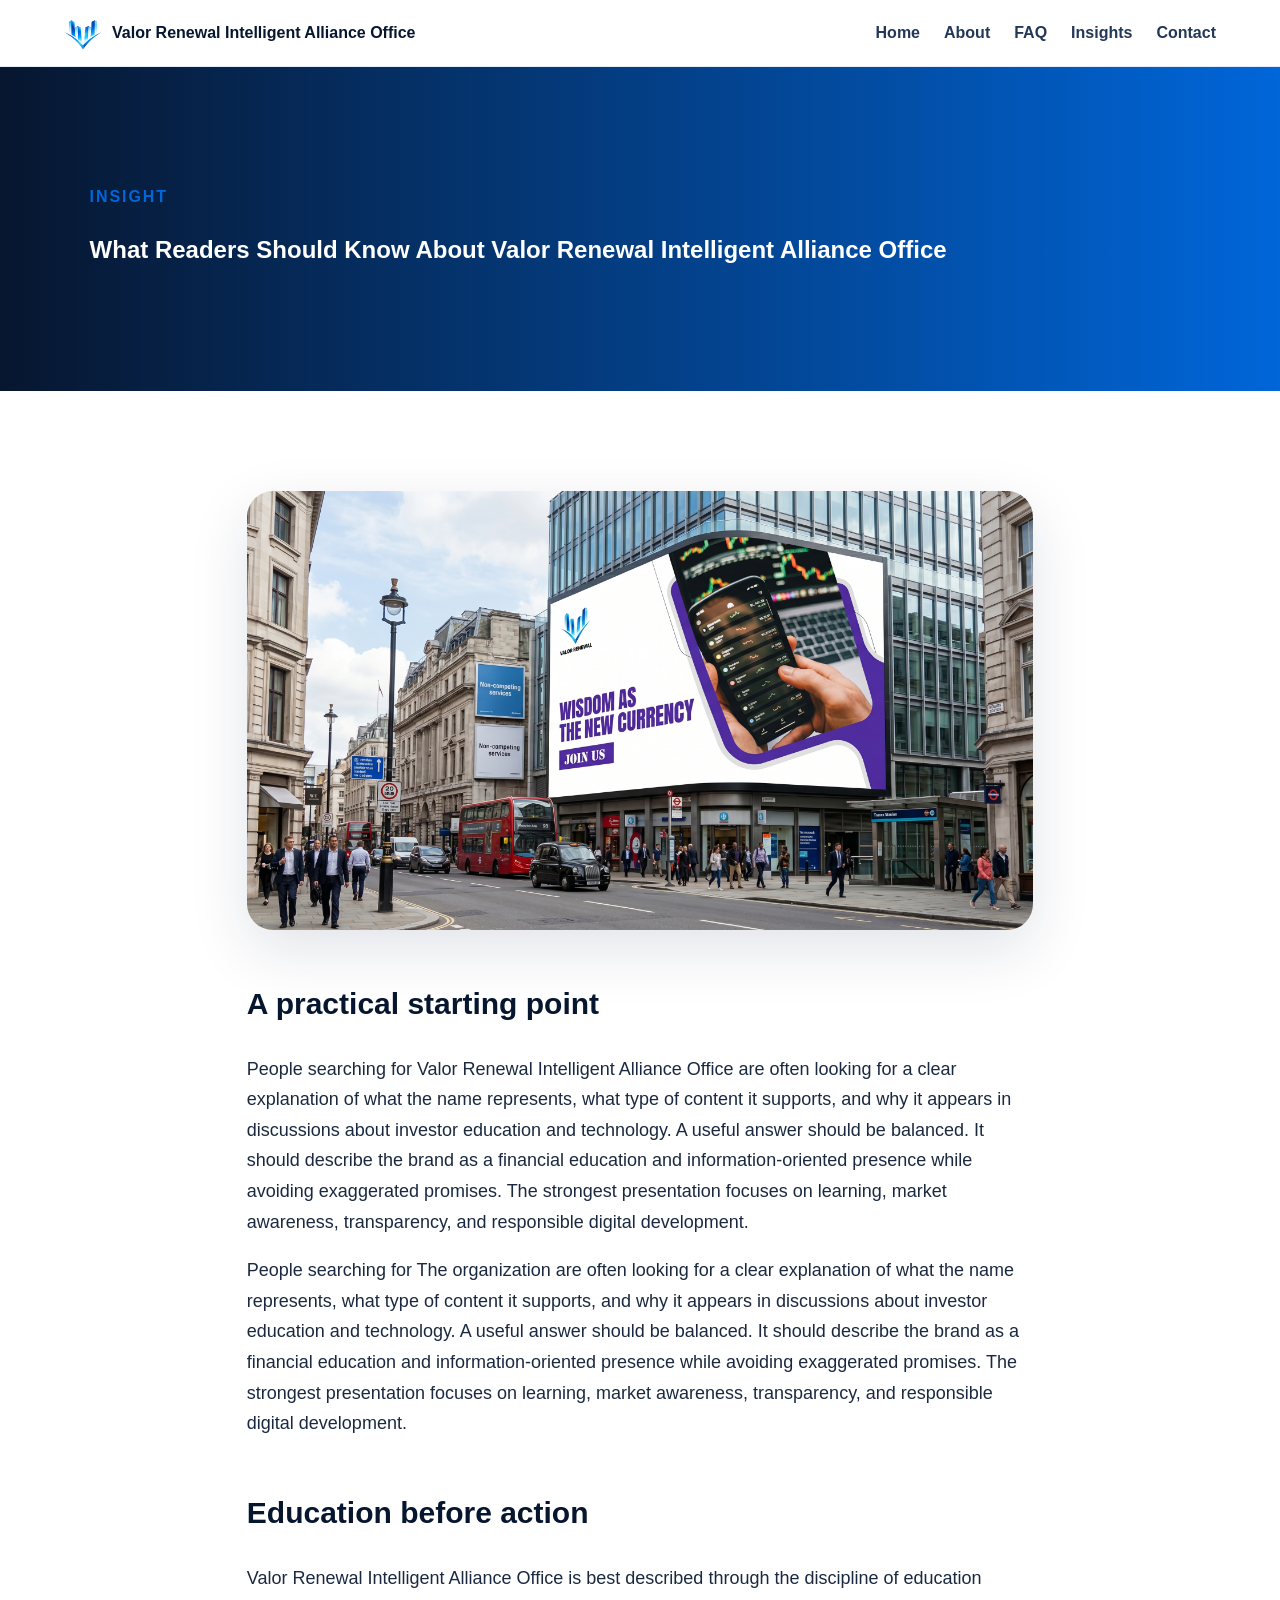
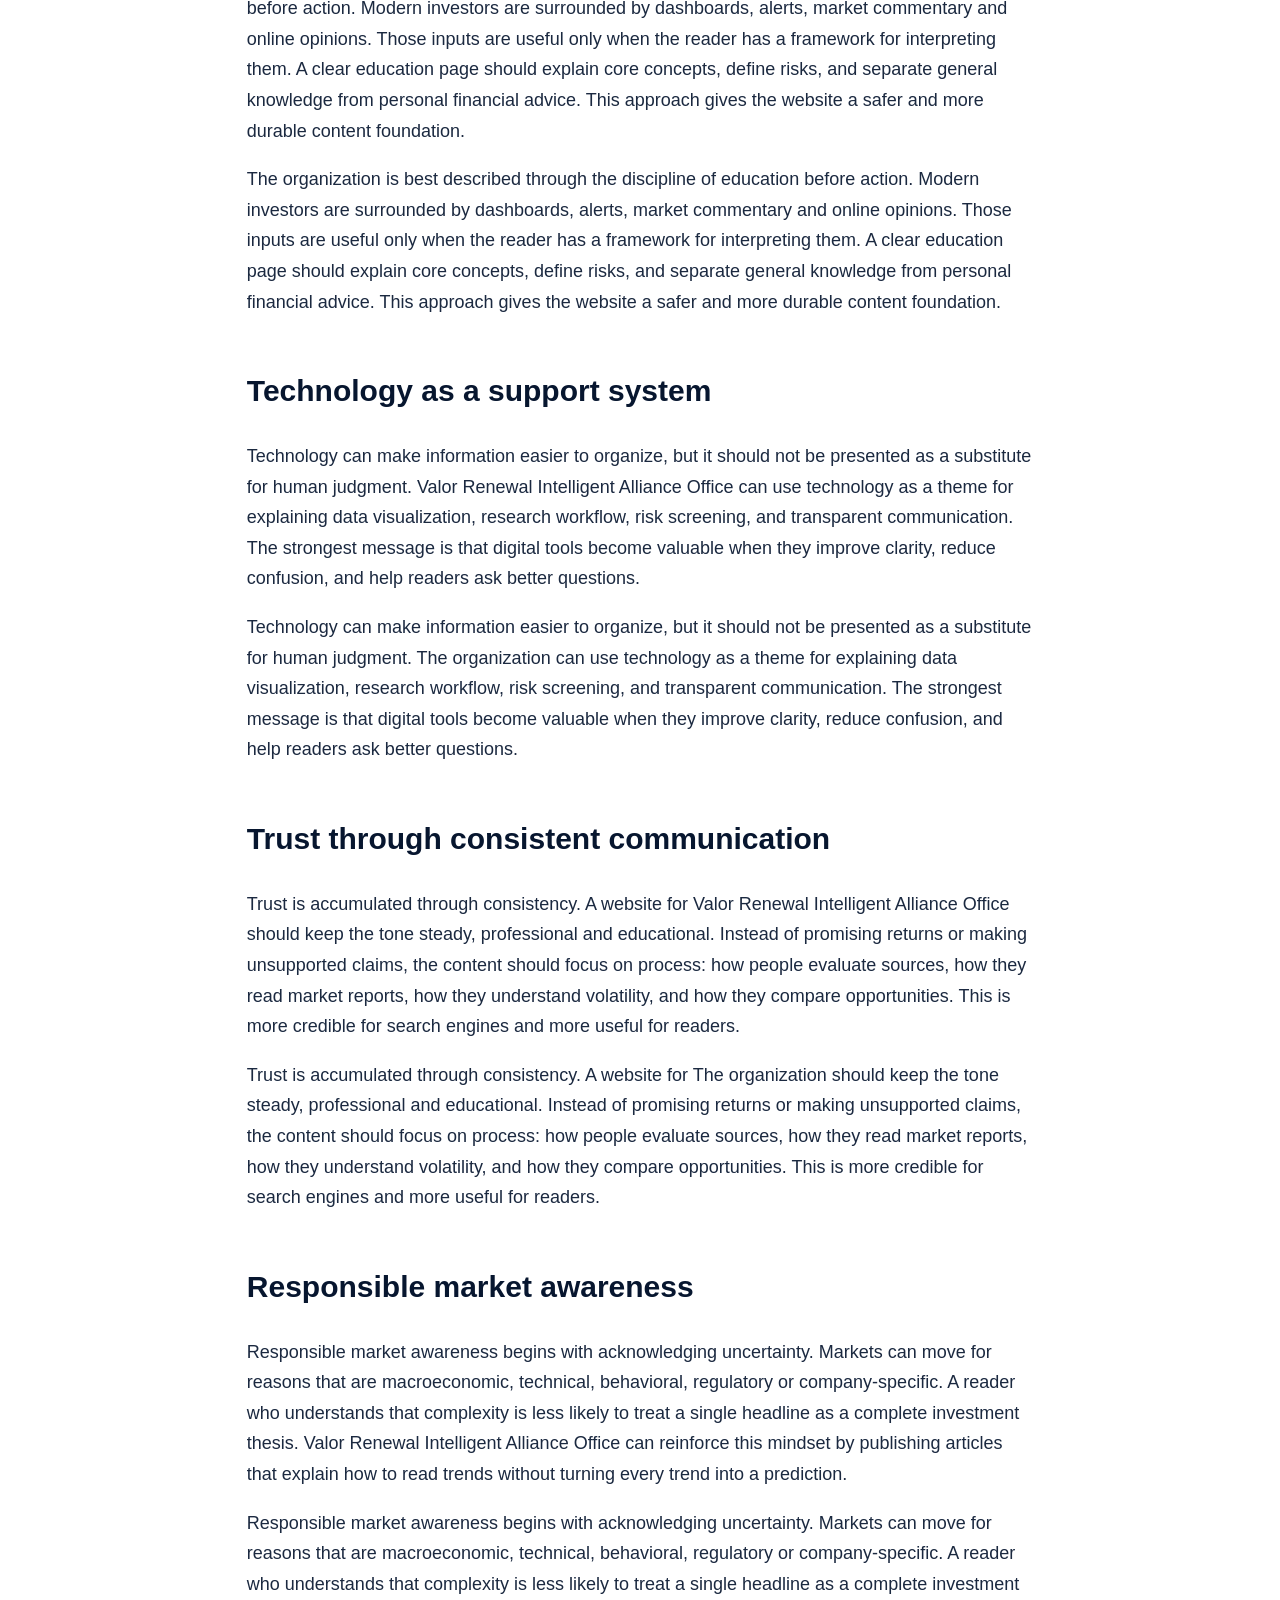
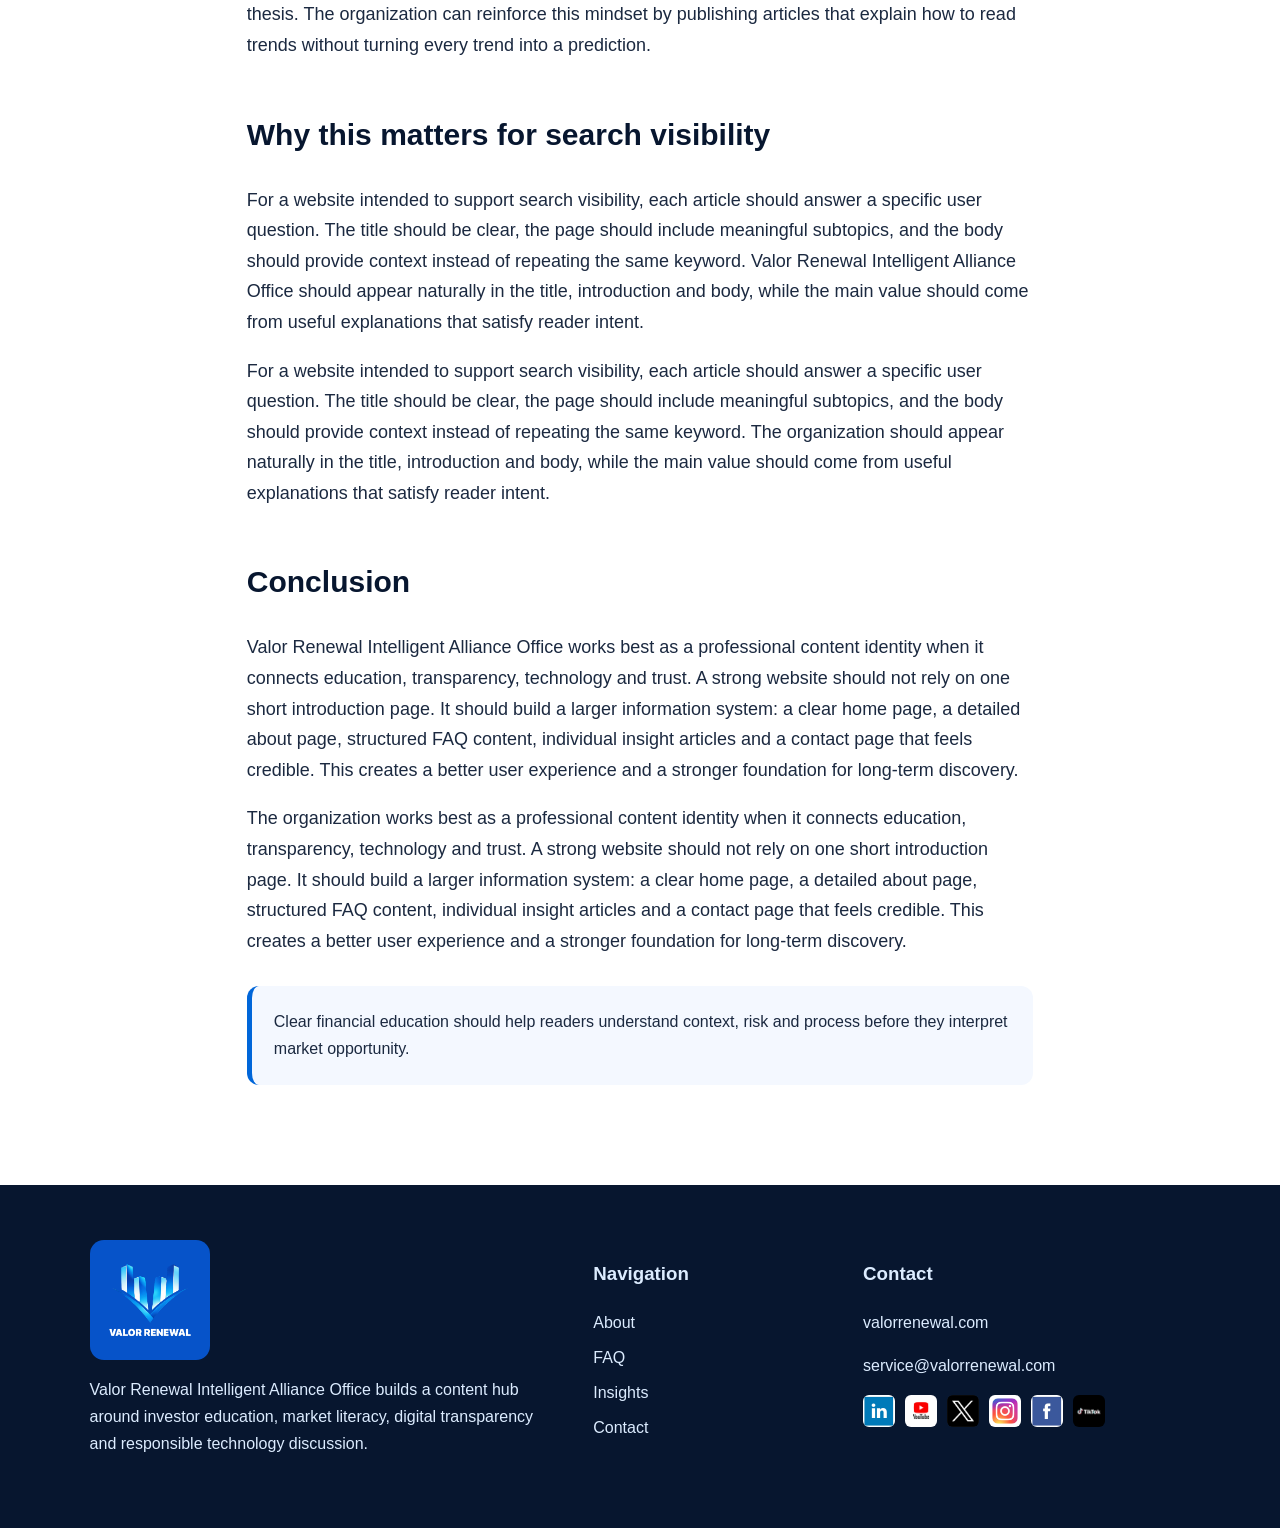
<file: insights/article-6.html>
<!DOCTYPE html>
<html lang="en">
<head>
<meta charset="UTF-8">
<meta name="viewport" content="width=device-width, initial-scale=1.0">
<title>What Readers Should Know About Valor Renewal Intelligent Alliance Office</title>
<meta name="description" content="What Readers Should Know About Valor Renewal Intelligent Alliance Office — an educational insight page for Valor Renewal Intelligent Alliance Office.">
<link rel="canonical" href="https://valorrenewal.com/insights/article-6.html">
<meta property="og:title" content="What Readers Should Know About Valor Renewal Intelligent Alliance Office">
<meta property="og:description" content="What Readers Should Know About Valor Renewal Intelligent Alliance Office — an educational insight page for Valor Renewal Intelligent Alliance Office.">
<meta property="og:type" content="website">
<meta property="og:image" content="https://valorrenewal.com/images/LOGO2.jpg">
<meta name="twitter:card" content="summary_large_image">
<link rel="icon" href="/images/Logomark.png" type="image/png">
<link rel="stylesheet" href="/css/style.css">
<script type="application/ld+json">{"@context":"https://schema.org","@type":"Organization","name":"Valor Renewal Intelligent Alliance Office","url":"https://valorrenewal.com/","email":"service@valorrenewal.com","sameAs":["https://www.linkedin.com/company/valor-renewal-intelligent-alliance-office","https://sites.google.com/view/valor-renewal-intelligent-alli","https://www.youtube.com/@ValorRenewalIntelligentAllianc","https://x.com/ValorRenewal_","https://www.instagram.com/valorrenewal_office/","https://www.facebook.com/profile.php?id=61591325643890","https://www.tiktok.com/@valorrenewalintelligent"]}</script>
</head>
<body>
<header class="site-header"><a class="brand" href="/index.html"><img src="/images/Logomark.png" alt="Valor Renewal Intelligent Alliance Office icon"><span>Valor Renewal Intelligent Alliance Office</span></a><button class="menu-toggle" aria-label="Toggle menu">☰</button><nav><a href="/index.html">Home</a><a href="/about.html">About</a><a href="/faq.html">FAQ</a><a href="/insights.html">Insights</a><a href="/contact.html">Contact</a></nav></header>
<main><section class="article-hero"><p class="eyebrow">Insight</p><h1>What Readers Should Know About Valor Renewal Intelligent Alliance Office</h1></section><article class="article"><img class="article-img" src="/images/15.jpeg" alt="What Readers Should Know About Valor Renewal Intelligent Alliance Office"><h2>A practical starting point</h2><p>People searching for Valor Renewal Intelligent Alliance Office are often looking for a clear explanation of what the name represents, what type of content it supports, and why it appears in discussions about investor education and technology. A useful answer should be balanced. It should describe the brand as a financial education and information-oriented presence while avoiding exaggerated promises. The strongest presentation focuses on learning, market awareness, transparency, and responsible digital development.</p><p>People searching for The organization are often looking for a clear explanation of what the name represents, what type of content it supports, and why it appears in discussions about investor education and technology. A useful answer should be balanced. It should describe the brand as a financial education and information-oriented presence while avoiding exaggerated promises. The strongest presentation focuses on learning, market awareness, transparency, and responsible digital development.</p><h2>Education before action</h2><p>Valor Renewal Intelligent Alliance Office is best described through the discipline of education before action. Modern investors are surrounded by dashboards, alerts, market commentary and online opinions. Those inputs are useful only when the reader has a framework for interpreting them. A clear education page should explain core concepts, define risks, and separate general knowledge from personal financial advice. This approach gives the website a safer and more durable content foundation.</p><p>The organization is best described through the discipline of education before action. Modern investors are surrounded by dashboards, alerts, market commentary and online opinions. Those inputs are useful only when the reader has a framework for interpreting them. A clear education page should explain core concepts, define risks, and separate general knowledge from personal financial advice. This approach gives the website a safer and more durable content foundation.</p><h2>Technology as a support system</h2><p>Technology can make information easier to organize, but it should not be presented as a substitute for human judgment. Valor Renewal Intelligent Alliance Office can use technology as a theme for explaining data visualization, research workflow, risk screening, and transparent communication. The strongest message is that digital tools become valuable when they improve clarity, reduce confusion, and help readers ask better questions.</p><p>Technology can make information easier to organize, but it should not be presented as a substitute for human judgment. The organization can use technology as a theme for explaining data visualization, research workflow, risk screening, and transparent communication. The strongest message is that digital tools become valuable when they improve clarity, reduce confusion, and help readers ask better questions.</p><h2>Trust through consistent communication</h2><p>Trust is accumulated through consistency. A website for Valor Renewal Intelligent Alliance Office should keep the tone steady, professional and educational. Instead of promising returns or making unsupported claims, the content should focus on process: how people evaluate sources, how they read market reports, how they understand volatility, and how they compare opportunities. This is more credible for search engines and more useful for readers.</p><p>Trust is accumulated through consistency. A website for The organization should keep the tone steady, professional and educational. Instead of promising returns or making unsupported claims, the content should focus on process: how people evaluate sources, how they read market reports, how they understand volatility, and how they compare opportunities. This is more credible for search engines and more useful for readers.</p><h2>Responsible market awareness</h2><p>Responsible market awareness begins with acknowledging uncertainty. Markets can move for reasons that are macroeconomic, technical, behavioral, regulatory or company-specific. A reader who understands that complexity is less likely to treat a single headline as a complete investment thesis. Valor Renewal Intelligent Alliance Office can reinforce this mindset by publishing articles that explain how to read trends without turning every trend into a prediction.</p><p>Responsible market awareness begins with acknowledging uncertainty. Markets can move for reasons that are macroeconomic, technical, behavioral, regulatory or company-specific. A reader who understands that complexity is less likely to treat a single headline as a complete investment thesis. The organization can reinforce this mindset by publishing articles that explain how to read trends without turning every trend into a prediction.</p><h2>Why this matters for search visibility</h2><p>For a website intended to support search visibility, each article should answer a specific user question. The title should be clear, the page should include meaningful subtopics, and the body should provide context instead of repeating the same keyword. Valor Renewal Intelligent Alliance Office should appear naturally in the title, introduction and body, while the main value should come from useful explanations that satisfy reader intent.</p><p>For a website intended to support search visibility, each article should answer a specific user question. The title should be clear, the page should include meaningful subtopics, and the body should provide context instead of repeating the same keyword. The organization should appear naturally in the title, introduction and body, while the main value should come from useful explanations that satisfy reader intent.</p><h2>Conclusion</h2><p>Valor Renewal Intelligent Alliance Office works best as a professional content identity when it connects education, transparency, technology and trust. A strong website should not rely on one short introduction page. It should build a larger information system: a clear home page, a detailed about page, structured FAQ content, individual insight articles and a contact page that feels credible. This creates a better user experience and a stronger foundation for long-term discovery.</p><p>The organization works best as a professional content identity when it connects education, transparency, technology and trust. A strong website should not rely on one short introduction page. It should build a larger information system: a clear home page, a detailed about page, structured FAQ content, individual insight articles and a contact page that feels credible. This creates a better user experience and a stronger foundation for long-term discovery.</p><div class="quote">Clear financial education should help readers understand context, risk and process before they interpret market opportunity.</div></article></main>
<footer class="footer"><div><img src="/images/LOGO2.jpg" alt="Valor Renewal Intelligent Alliance Office logo"><p>Valor Renewal Intelligent Alliance Office builds a content hub around investor education, market literacy, digital transparency and responsible technology discussion.</p></div><div><h3>Navigation</h3><a href="/about.html">About</a><a href="/faq.html">FAQ</a><a href="/insights.html">Insights</a><a href="/contact.html">Contact</a></div><div><h3>Contact</h3><p><a href="https://valorrenewal.com/">valorrenewal.com</a></p><p><a href="mailto:service@valorrenewal.com">service@valorrenewal.com</a></p><div class="social-mini"><img src="/images/LinkedIn.jpg"><img src="/images/youtube.png"><img src="/images/x.jpg"><img src="/images/instagram.jpg"><img src="/images/facebook.jpg"><img src="/images/tiktok.png"></div></div></footer>
<script src="/js/main.js"></script>
</body></html>
</file>
<file: css/style.css>
:root{--blue:#0066d9;--deep:#07162f;--cyan:#33c7ff;--soft:#f4f8ff;--text:#1b2940;--muted:#64748b;--card:#fff}*{box-sizing:border-box}body{margin:0;font-family:Inter,Segoe UI,Arial,sans-serif;color:var(--text);background:#fff;line-height:1.7}a{color:inherit;text-decoration:none}img{max-width:100%;display:block}.site-header{position:sticky;top:0;z-index:20;background:rgba(255,255,255,.92);backdrop-filter:blur(14px);display:flex;align-items:center;justify-content:space-between;padding:14px 5vw;border-bottom:1px solid #e5eef8}.brand{display:flex;align-items:center;gap:10px;font-weight:800;color:var(--deep);max-width:520px}.brand img{width:38px;height:38px;object-fit:contain}.site-header nav{display:flex;gap:24px;font-weight:700}.site-header nav a{color:#233858}.site-header nav a:hover{color:var(--blue)}.menu-toggle{display:none;background:var(--deep);color:#fff;border:0;border-radius:10px;padding:8px 11px}.hero{min-height:640px;background:linear-gradient(90deg,rgba(5,17,45,.92),rgba(0,89,190,.72)),url('/images/3 (1).jpeg') center/cover;display:grid;grid-template-columns:1.2fr .8fr;gap:40px;align-items:center;padding:80px 7vw;color:#fff}.hero h1{font-size:clamp(38px,6vw,78px);line-height:1.05;margin:0 0 24px}.hero p{font-size:20px;max-width:760px;color:#e6f4ff}.hero-card{background:rgba(255,255,255,.12);border:1px solid rgba(255,255,255,.25);border-radius:28px;padding:30px;box-shadow:0 25px 80px rgba(0,0,0,.25)}.hero-card img{border-radius:22px;background:#fff;padding:10px}.btns{display:flex;gap:14px;flex-wrap:wrap;margin-top:30px}.btn{padding:13px 22px;border-radius:999px;font-weight:800;background:#fff;color:var(--deep)}.btn.alt{background:linear-gradient(90deg,var(--cyan),var(--blue));color:#fff}.section{padding:90px 7vw}.section.alt{background:var(--soft)}.eyebrow{font-weight:900;letter-spacing:.12em;color:var(--blue);text-transform:uppercase}.section h2{font-size:clamp(30px,4vw,52px);line-height:1.15;margin:10px 0 22px;color:var(--deep)}.grid-2{display:grid;grid-template-columns:1fr 1fr;gap:48px;align-items:center}.rounded{border-radius:28px;box-shadow:0 22px 60px rgba(11,36,74,.14);overflow:hidden}.cards{display:grid;grid-template-columns:repeat(4,1fr);gap:22px}.card{background:#fff;border:1px solid #e6edf7;border-radius:24px;padding:24px;box-shadow:0 18px 45px rgba(13,48,90,.08);transition:.25s}.card:hover{transform:translateY(-6px);box-shadow:0 24px 70px rgba(0,102,217,.16)}.card img{border-radius:18px;height:170px;width:100%;object-fit:cover;margin-bottom:18px}.feature-band{background:linear-gradient(90deg,rgba(7,22,47,.94),rgba(0,102,217,.82)),url('/images/11.jpg') center/cover;color:#fff}.feature-band h2{color:#fff}.feature-list{display:grid;grid-template-columns:repeat(4,1fr);gap:18px;margin-top:34px}.feature-list div{background:rgba(255,255,255,.12);border:1px solid rgba(255,255,255,.24);border-radius:18px;padding:22px}.insight-grid{display:grid;grid-template-columns:repeat(3,1fr);gap:26px}.insight{background:#fff;border-radius:24px;overflow:hidden;border:1px solid #e6edf7;box-shadow:0 20px 50px rgba(8,37,78,.08)}.insight img{height:220px;width:100%;object-fit:cover}.insight div{padding:24px}.insight h3{font-size:22px;line-height:1.25;color:var(--deep)}.faq-list{max-width:1050px;margin:auto}.faq-item{background:#fff;border:1px solid #e5edf7;border-radius:18px;margin:16px 0;overflow:hidden}.faq-q{width:100%;text-align:left;background:#fff;border:0;padding:22px;font-size:18px;font-weight:900;color:var(--deep);cursor:pointer}.faq-a{display:none;padding:0 22px 22px;color:#41516a}.faq-item.open .faq-a{display:block}.stats{display:grid;grid-template-columns:repeat(4,1fr);gap:18px}.stat{background:#fff;border-radius:22px;padding:28px;text-align:center;border:1px solid #e6edf7}.stat b{display:block;font-size:34px;color:var(--blue)}.contact-hero{background:linear-gradient(90deg,rgba(5,17,45,.9),rgba(0,102,217,.72)),url('/images/3 (4).jpeg') center/cover;color:#fff;padding:110px 7vw}.contact-grid{display:grid;grid-template-columns:repeat(3,1fr);gap:24px}.contact-card{background:#fff;border:1px solid #e6edf7;border-radius:26px;padding:26px;box-shadow:0 20px 55px rgba(8,37,78,.1);min-height:210px;display:flex;flex-direction:column;justify-content:space-between}.contact-card img{width:58px;height:58px;object-fit:contain;border-radius:14px}.contact-card h3{color:var(--deep);font-size:24px}.article-hero{padding:100px 7vw;background:linear-gradient(90deg,#07162f,#0066d9);color:#fff}.article{max-width:940px;margin:auto;padding:70px 6vw}.article h1{font-size:clamp(34px,5vw,56px);line-height:1.1;color:#fff}.article h2{font-size:30px;color:var(--deep);margin-top:48px}.article p{font-size:18px}.quote{border-left:5px solid var(--blue);background:#f4f8ff;padding:22px;border-radius:12px;margin:30px 0}.article-img{border-radius:26px;margin:30px 0;box-shadow:0 20px 60px rgba(11,36,74,.12)}.footer{background:#07162f;color:#dcecff;padding:55px 7vw;display:grid;grid-template-columns:2fr 1fr 1.4fr;gap:36px}.footer img{width:120px;background:#fff;border-radius:14px;margin-bottom:14px}.footer a{display:block;margin:8px 0;color:#dcecff}.social-mini{display:flex;gap:10px;flex-wrap:wrap}.social-mini img{width:32px;height:32px;object-fit:cover;border-radius:6px;margin:0}@media(max-width:900px){.site-header nav{display:none;position:absolute;top:67px;left:0;right:0;background:#fff;padding:20px 7vw;flex-direction:column}.site-header nav.open{display:flex}.menu-toggle{display:block}.hero,.grid-2{grid-template-columns:1fr}.cards,.feature-list,.stats,.contact-grid,.insight-grid{grid-template-columns:1fr 1fr}.footer{grid-template-columns:1fr}.hero{min-height:auto}}@media(max-width:600px){.cards,.feature-list,.stats,.contact-grid,.insight-grid{grid-template-columns:1fr}.brand span{font-size:13px}.section{padding:60px 5vw}.hero{padding:65px 5vw}.contact-hero{padding:80px 5vw}}
</file>
